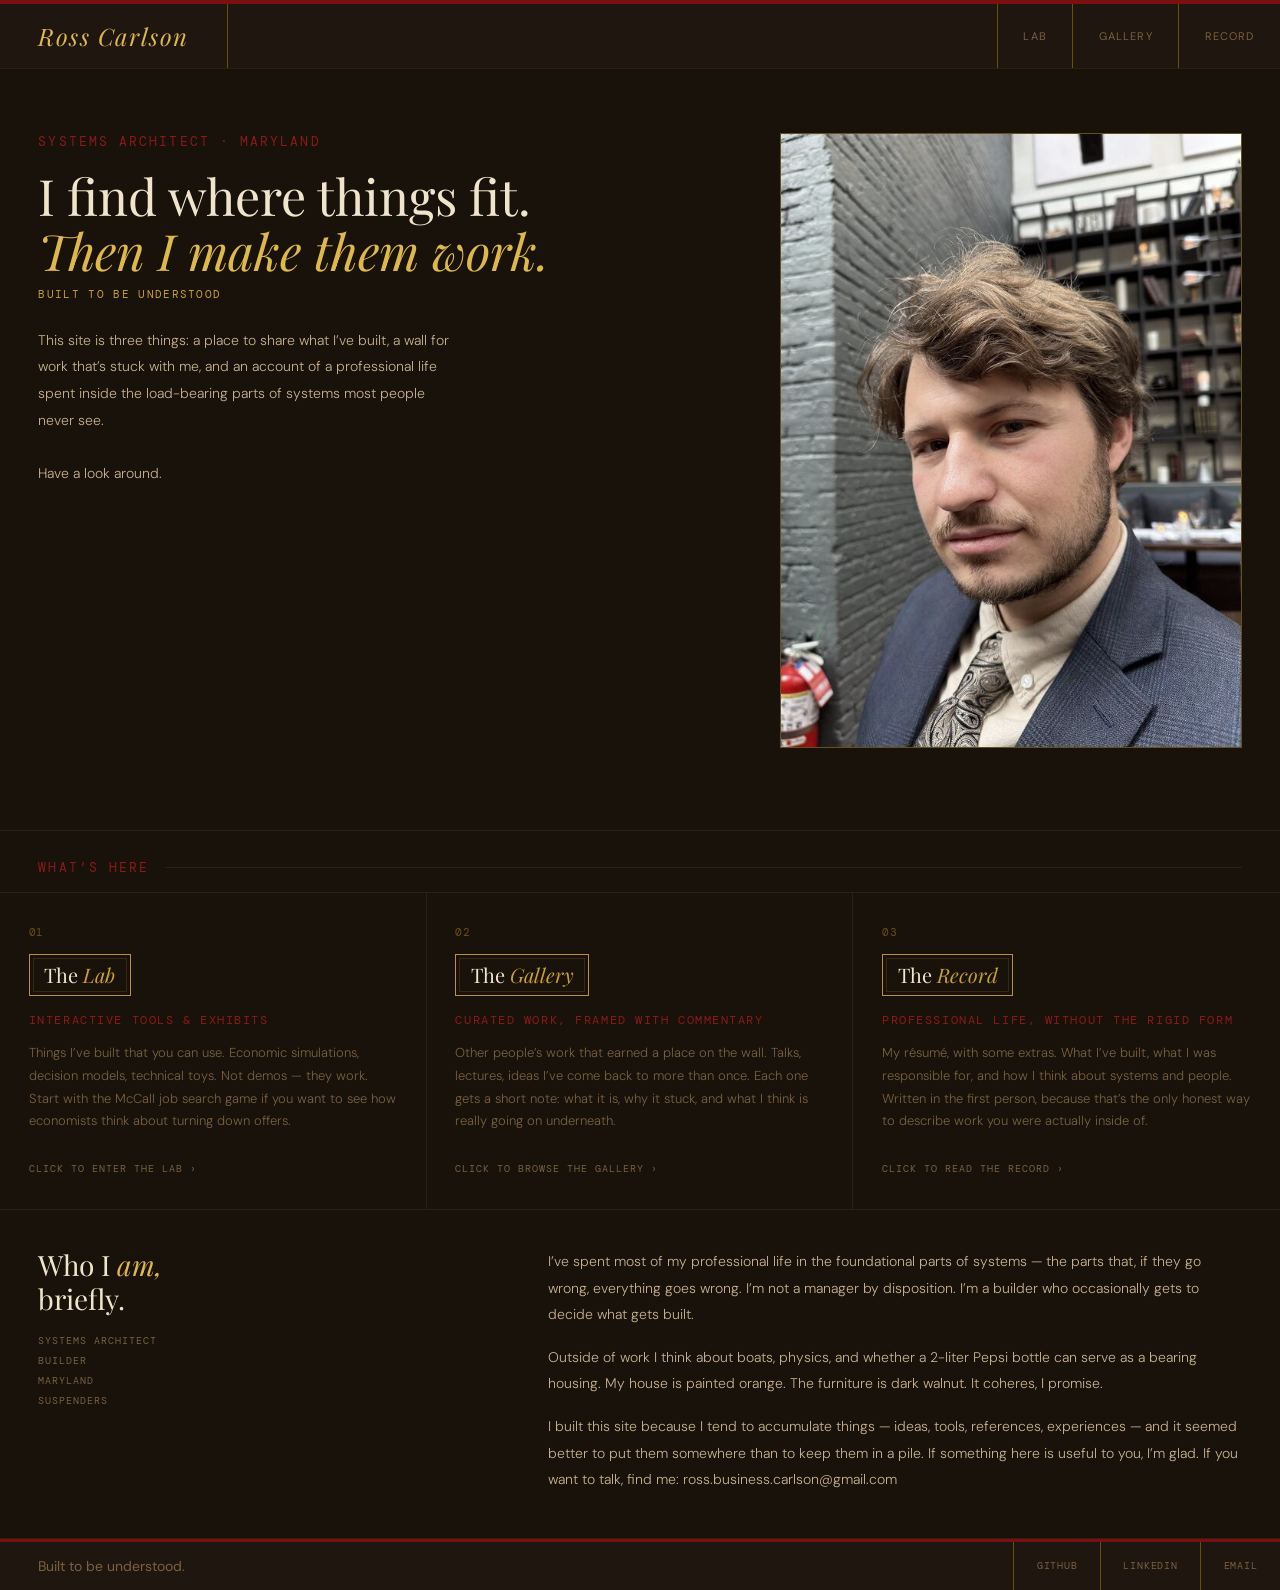
<file: index.html>
<!DOCTYPE html>
<html lang="en">
<head>
<meta charset="UTF-8">
<meta name="viewport" content="width=device-width, initial-scale=1.0">
<title>Ross Carlson</title>
<link rel="icon" href="favicon.png">
<link rel="stylesheet" href="assets/styles.css">
</head>
<body>

<div class="site">
  <div class="carpet-stripe"></div>

  <nav>
    <a class="nav-logo" href="index.html">Ross Carlson</a>
    <ul class="nav-links">
      <li><a href="lab/index.html">Lab</a></li>
      <li><a href="gallery/index.html">Gallery</a></li>
      <li><a href="record/index.html">Record</a></li>
    </ul>
  </nav>

  <div class="hero">
    <div class="hero-left">
      <div class="hero-eyebrow">Systems architect · Maryland</div>
      <div class="hero-name">
        I find where things fit.<br><em>Then I make them work.</em>
      </div>
      <div class="hero-tagline">Built to be understood</div>
      <div class="hero-bio">
        This site is three things: a place to share what I’ve built, a wall for work that’s stuck with me, and an account of a professional life spent inside the load-bearing parts of systems most people never see.
        <br><br>
        Have a look around.
      </div>
    </div>
    <div class="hero-aside">
      <img src="assets/ross.jpg" alt="Ross Carlson" class="hero-photo">
    </div>
  </div>

  <div class="divider">
    <span class="divider-label">What’s here</span>
    <div class="divider-rule"></div>
  </div>

  <div class="sections-grid">

    <a class="section-card-link" href="lab/index.html">
      <div class="section-card">
        <div class="sc-number">01</div>
        <div class="sc-frame">
          <div class="sc-title">The <em>Lab</em></div>
        </div>
        <div class="sc-subtitle">Interactive tools & exhibits</div>
        <div class="sc-desc">
          Things I’ve built that you can use. Economic simulations, decision models, technical toys. Not demos — they work. Start with the McCall job search game if you want to see how economists think about turning down offers.
        </div>
        <span class="sc-link">Click to enter the lab ›</span>
      </div>
    </a>

    <a class="section-card-link" href="gallery/index.html">
      <div class="section-card">
        <div class="sc-number">02</div>
        <div class="sc-frame">
          <div class="sc-title">The <em>Gallery</em></div>
        </div>
        <div class="sc-subtitle">Curated work, framed with commentary</div>
        <div class="sc-desc">
          Other people’s work that earned a place on the wall. Talks, lectures, ideas I’ve come back to more than once. Each one gets a short note: what it is, why it stuck, and what I think is really going on underneath.
        </div>
        <span class="sc-link">Click to browse the gallery ›</span>
      </div>
    </a>

    <a class="section-card-link" href="record/index.html">
      <div class="section-card">
        <div class="sc-number">03</div>
        <div class="sc-frame">
          <div class="sc-title">The <em>Record</em></div>
        </div>
        <div class="sc-subtitle">Professional life, without the rigid form</div>
        <div class="sc-desc">
          My résumé, with some extras. What I’ve built, what I was responsible for, and how I think about systems and people. Written in the first person, because that’s the only honest way to describe work you were actually inside of.
        </div>
        <span class="sc-link">Click to read the record ›</span>
      </div>
    </a>

  </div>

  <div class="who-strip">
    <div class="who-left">
      <div class="who-heading">Who I <em>am,</em><br>briefly.</div>
      <div class="who-meta">
        Systems architect<br>
        Builder<br>
        Maryland<br>
        Suspenders<br>
      </div>
    </div>
    <div class="who-right">
      <p>I’ve spent most of my professional life in the foundational parts of systems — the parts that, if they go wrong, everything goes wrong. I’m not a manager by disposition. I’m a builder who occasionally gets to decide what gets built.</p>
      <p>Outside of work I think about boats, physics, and whether a 2-liter Pepsi bottle can serve as a bearing housing. My house is painted orange. The furniture is dark walnut. It coheres, I promise.</p>
      <p>I built this site because I tend to accumulate things — ideas, tools, references, experiences — and it seemed better to put them somewhere than to keep them in a pile. If something here is useful to you, I’m glad. If you want to talk, find me: ross.business.carlson@gmail.com</p>
    </div>
  </div>

  <footer>
    <span class="footer-sig">Built to be understood.</span>
    <ul class="footer-links">
      <li><a href="https://github.com/FunRoss7/">GitHub</a></li>
      <li><a href="https://www.linkedin.com/in/ross-carlson-bsaae/">LinkedIn</a></li>
      <li><a href="mailto:ross.business.carlson@gmail.com">Email</a></li>

    </ul>
  </footer>
</div>

</body>
</html>
</file>
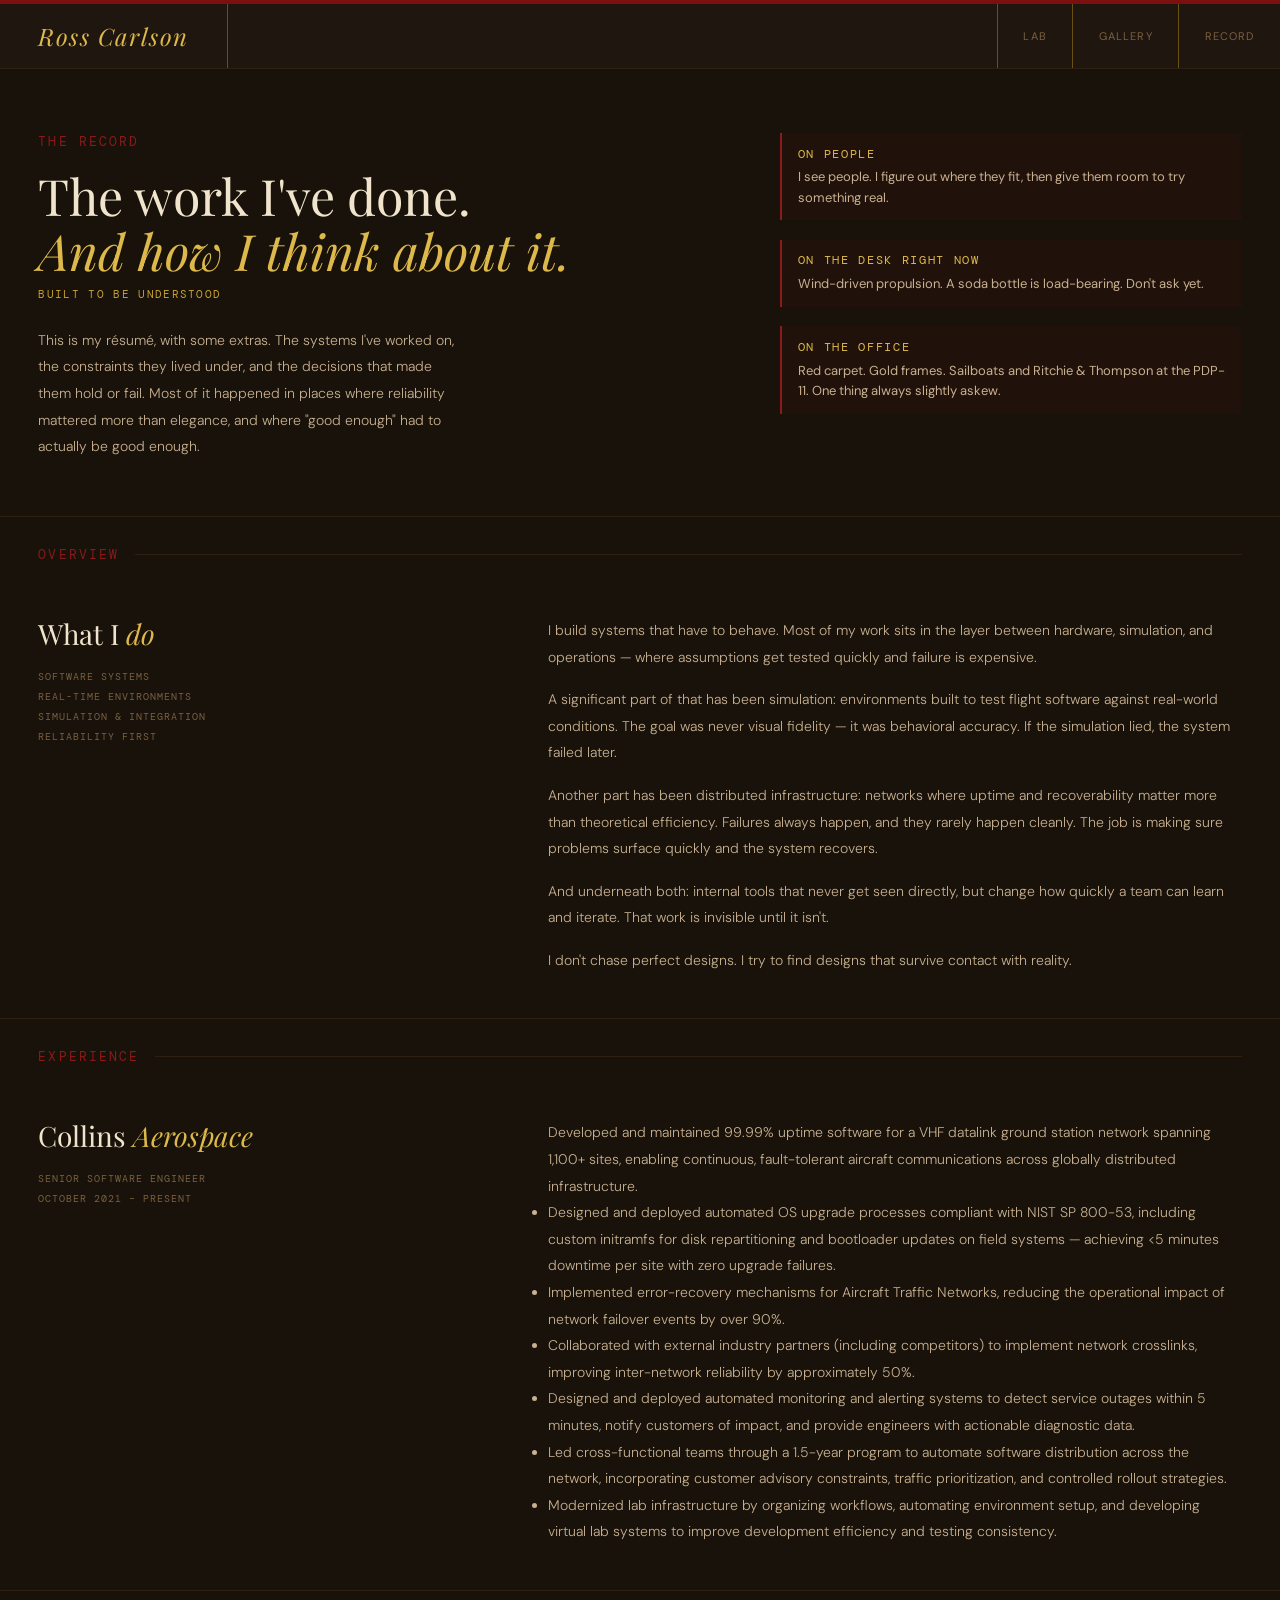
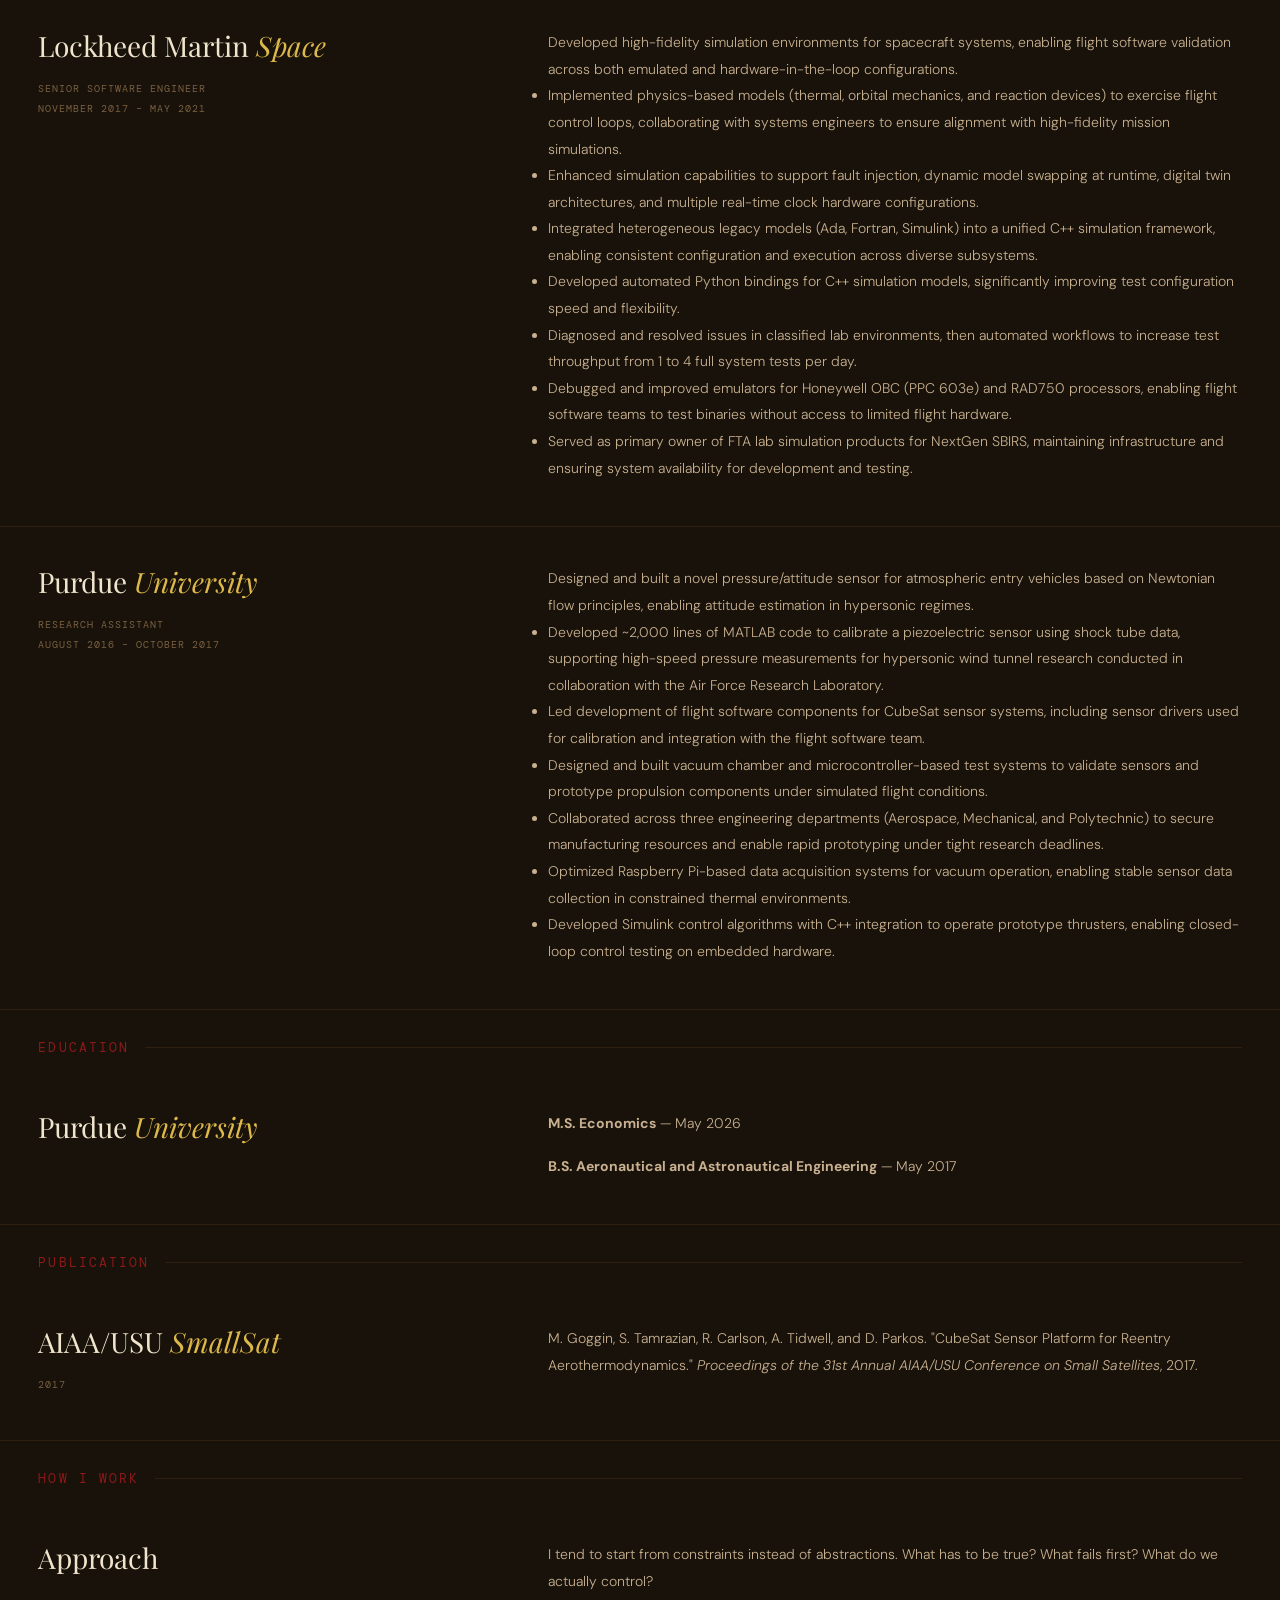
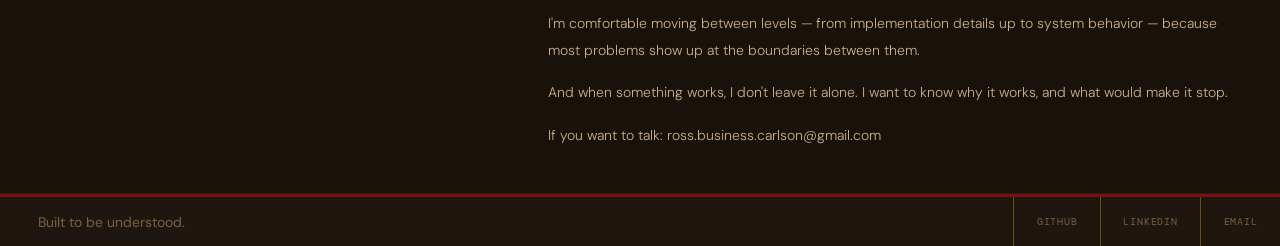
<file: record/index.html>
<!DOCTYPE html>
<html lang="en">
<head>
  <meta charset="UTF-8">
  <meta name="viewport" content="width=device-width, initial-scale=1.0">
  <link rel="icon" href="../favicon.png">
  <link rel="stylesheet" href="../assets/styles.css">
  <title>The Record — Ross Carlson</title>
</head>
<body>

<div class="site">

  <div class="carpet-stripe"></div>

  <nav>
    <a class="nav-logo" href="../index.html">Ross Carlson</a>
    <ul class="nav-links">
      <li><a href="../lab/index.html">Lab</a></li>
      <li><a href="../gallery/index.html">Gallery</a></li>
      <li><a href="./index.html">Record</a></li>
    </ul>
  </nav>

  <div class="hero">
    <div class="hero-left">
      <div class="hero-eyebrow">The Record</div>
      <div class="hero-name">
        The work I've done.<br><em>And how I think about it.</em>
      </div>
      <div class="hero-tagline">Built to be understood</div>
      <div class="hero-bio">
        This is my résumé, with some extras. The systems I've worked on, the constraints they lived under, and the decisions that made them hold or fail. Most of it happened in places where reliability mattered more than elegance, and where "good enough" had to actually be good enough.
      </div>
    </div>
    <div class="hero-aside">
      <div class="aside-note">
        <div class="aside-label">On people</div>
        <div class="aside-val">I see people. I figure out where they fit, then give them room to try something real.</div>
      </div>
      <div class="aside-note">
        <div class="aside-label">On the desk right now</div>
        <div class="aside-val">Wind-driven propulsion. A soda bottle is load-bearing. Don't ask yet.</div>
      </div>
      <div class="aside-note">
        <div class="aside-label">On the office</div>
        <div class="aside-val">Red carpet. Gold frames. Sailboats and Ritchie &amp; Thompson at the PDP-11. One thing always slightly askew.</div>
      </div>
    </div>
  </div>

  <div class="divider">
    <span class="divider-label">Overview</span>
    <div class="divider-rule"></div>
  </div>

  <div class="who-strip">
    <div class="who-left">
      <div class="who-heading">What I <em>do</em></div>
      <div class="who-meta">
        Software systems<br>
        Real-time environments<br>
        Simulation & integration<br>
        Reliability first
      </div>
    </div>
    <div class="who-right">
      <p>I build systems that have to behave. Most of my work sits in the layer between hardware, simulation, and operations — where assumptions get tested quickly and failure is expensive.</p>
      <p>A significant part of that has been simulation: environments built to test flight software against real-world conditions. The goal was never visual fidelity — it was behavioral accuracy. If the simulation lied, the system failed later.</p>
      <p>Another part has been distributed infrastructure: networks where uptime and recoverability matter more than theoretical efficiency. Failures always happen, and they rarely happen cleanly. The job is making sure problems surface quickly and the system recovers.</p>
      <p>And underneath both: internal tools that never get seen directly, but change how quickly a team can learn and iterate. That work is invisible until it isn't.</p>
      <p>I don't chase perfect designs. I try to find designs that survive contact with reality.</p>
    </div>
  </div>

  <div class="divider">
    <span class="divider-label">Experience</span>
    <div class="divider-rule"></div>
  </div>

  <div class="who-strip">
    <div class="who-left">
      <div class="who-heading">Collins <em>Aerospace</em></div>
      <div class="who-meta">
        Senior Software Engineer<br>
        October 2021 – Present
      </div>
    </div>
    <div class="who-right">
      <p>Developed and maintained 99.99% uptime software for a VHF datalink ground station network spanning 1,100+ sites, enabling continuous, fault-tolerant aircraft communications across globally distributed infrastructure.</p>
      <ul>
        <li>Designed and deployed automated OS upgrade processes compliant with NIST SP 800-53, including custom initramfs for disk repartitioning and bootloader updates on field systems — achieving &lt;5 minutes downtime per site with zero upgrade failures.</li>
        <li>Implemented error-recovery mechanisms for Aircraft Traffic Networks, reducing the operational impact of network failover events by over 90%.</li>
        <li>Collaborated with external industry partners (including competitors) to implement network crosslinks, improving inter-network reliability by approximately 50%.</li>
        <li>Designed and deployed automated monitoring and alerting systems to detect service outages within 5 minutes, notify customers of impact, and provide engineers with actionable diagnostic data.</li>
        <li>Led cross-functional teams through a 1.5-year program to automate software distribution across the network, incorporating customer advisory constraints, traffic prioritization, and controlled rollout strategies.</li>
        <li>Modernized lab infrastructure by organizing workflows, automating environment setup, and developing virtual lab systems to improve development efficiency and testing consistency.</li>
      </ul>
    </div>
  </div>

  <div class="who-strip">
    <div class="who-left">
      <div class="who-heading">Lockheed Martin <em>Space</em></div>
      <div class="who-meta">
        Senior Software Engineer<br>
        November 2017 – May 2021
      </div>
    </div>
    <div class="who-right">
      <p>Developed high-fidelity simulation environments for spacecraft systems, enabling flight software validation across both emulated and hardware-in-the-loop configurations.</p>
      <ul>
        <li>Implemented physics-based models (thermal, orbital mechanics, and reaction devices) to exercise flight control loops, collaborating with systems engineers to ensure alignment with high-fidelity mission simulations.</li>
        <li>Enhanced simulation capabilities to support fault injection, dynamic model swapping at runtime, digital twin architectures, and multiple real-time clock hardware configurations.</li>
        <li>Integrated heterogeneous legacy models (Ada, Fortran, Simulink) into a unified C++ simulation framework, enabling consistent configuration and execution across diverse subsystems.</li>
        <li>Developed automated Python bindings for C++ simulation models, significantly improving test configuration speed and flexibility.</li>
        <li>Diagnosed and resolved issues in classified lab environments, then automated workflows to increase test throughput from 1 to 4 full system tests per day.</li>
        <li>Debugged and improved emulators for Honeywell OBC (PPC 603e) and RAD750 processors, enabling flight software teams to test binaries without access to limited flight hardware.</li>
        <li>Served as primary owner of FTA lab simulation products for NextGen SBIRS, maintaining infrastructure and ensuring system availability for development and testing.</li>
      </ul>
    </div>
  </div>

  <div class="who-strip">
    <div class="who-left">
      <div class="who-heading">Purdue <em>University</em></div>
      <div class="who-meta">
        Research Assistant<br>
        August 2016 – October 2017
      </div>
    </div>
    <div class="who-right">
      <p>Designed and built a novel pressure/attitude sensor for atmospheric entry vehicles based on Newtonian flow principles, enabling attitude estimation in hypersonic regimes.</p>
      <ul>
        <li>Developed ~2,000 lines of MATLAB code to calibrate a piezoelectric sensor using shock tube data, supporting high-speed pressure measurements for hypersonic wind tunnel research conducted in collaboration with the Air Force Research Laboratory.</li>
        <li>Led development of flight software components for CubeSat sensor systems, including sensor drivers used for calibration and integration with the flight software team.</li>
        <li>Designed and built vacuum chamber and microcontroller-based test systems to validate sensors and prototype propulsion components under simulated flight conditions.</li>
        <li>Collaborated across three engineering departments (Aerospace, Mechanical, and Polytechnic) to secure manufacturing resources and enable rapid prototyping under tight research deadlines.</li>
        <li>Optimized Raspberry Pi-based data acquisition systems for vacuum operation, enabling stable sensor data collection in constrained thermal environments.</li>
        <li>Developed Simulink control algorithms with C++ integration to operate prototype thrusters, enabling closed-loop control testing on embedded hardware.</li>
      </ul>
    </div>
  </div>

  <div class="divider">
    <span class="divider-label">Education</span>
    <div class="divider-rule"></div>
  </div>

  <div class="who-strip">
    <div class="who-left">
      <div class="who-heading">Purdue <em>University</em></div>
    </div>
    <div class="who-right">
      <p><strong>M.S. Economics</strong> — May 2026</p>
      <p><strong>B.S. Aeronautical and Astronautical Engineering</strong> — May 2017</p>
    </div>
  </div>

  <div class="divider">
    <span class="divider-label">Publication</span>
    <div class="divider-rule"></div>
  </div>

  <div class="who-strip">
    <div class="who-left">
      <div class="who-heading">AIAA/USU <em>SmallSat</em></div>
      <div class="who-meta">2017</div>
    </div>
    <div class="who-right">
      <p>M. Goggin, S. Tamrazian, R. Carlson, A. Tidwell, and D. Parkos. "CubeSat Sensor Platform for Reentry Aerothermodynamics." <em>Proceedings of the 31st Annual AIAA/USU Conference on Small Satellites</em>, 2017.</p>
    </div>
  </div>

  <div class="divider">
    <span class="divider-label">How I work</span>
    <div class="divider-rule"></div>
  </div>

  <div class="who-strip">
    <div class="who-left">
      <div class="who-heading">Approach</div>
    </div>
    <div class="who-right">
      <p>I tend to start from constraints instead of abstractions. What has to be true? What fails first? What do we actually control?</p>
      <p>I'm comfortable moving between levels — from implementation details up to system behavior — because most problems show up at the boundaries between them.</p>
      <p>And when something works, I don't leave it alone. I want to know why it works, and what would make it stop.</p>
      <p>If you want to talk: ross.business.carlson@gmail.com</p>
    </div>
  </div>

  <footer>
    <span class="footer-sig">Built to be understood.</span>
    <ul class="footer-links">
      <li><a href="https://github.com/FunRoss7/">GitHub</a></li>
      <li><a href="https://www.linkedin.com/in/ross-carlson-bsaae/">LinkedIn</a></li>
      <li><a href="mailto:ross.business.carlson@gmail.com">Email</a></li>
    </ul>
  </footer>

</div>

</body>
</html>
</file>
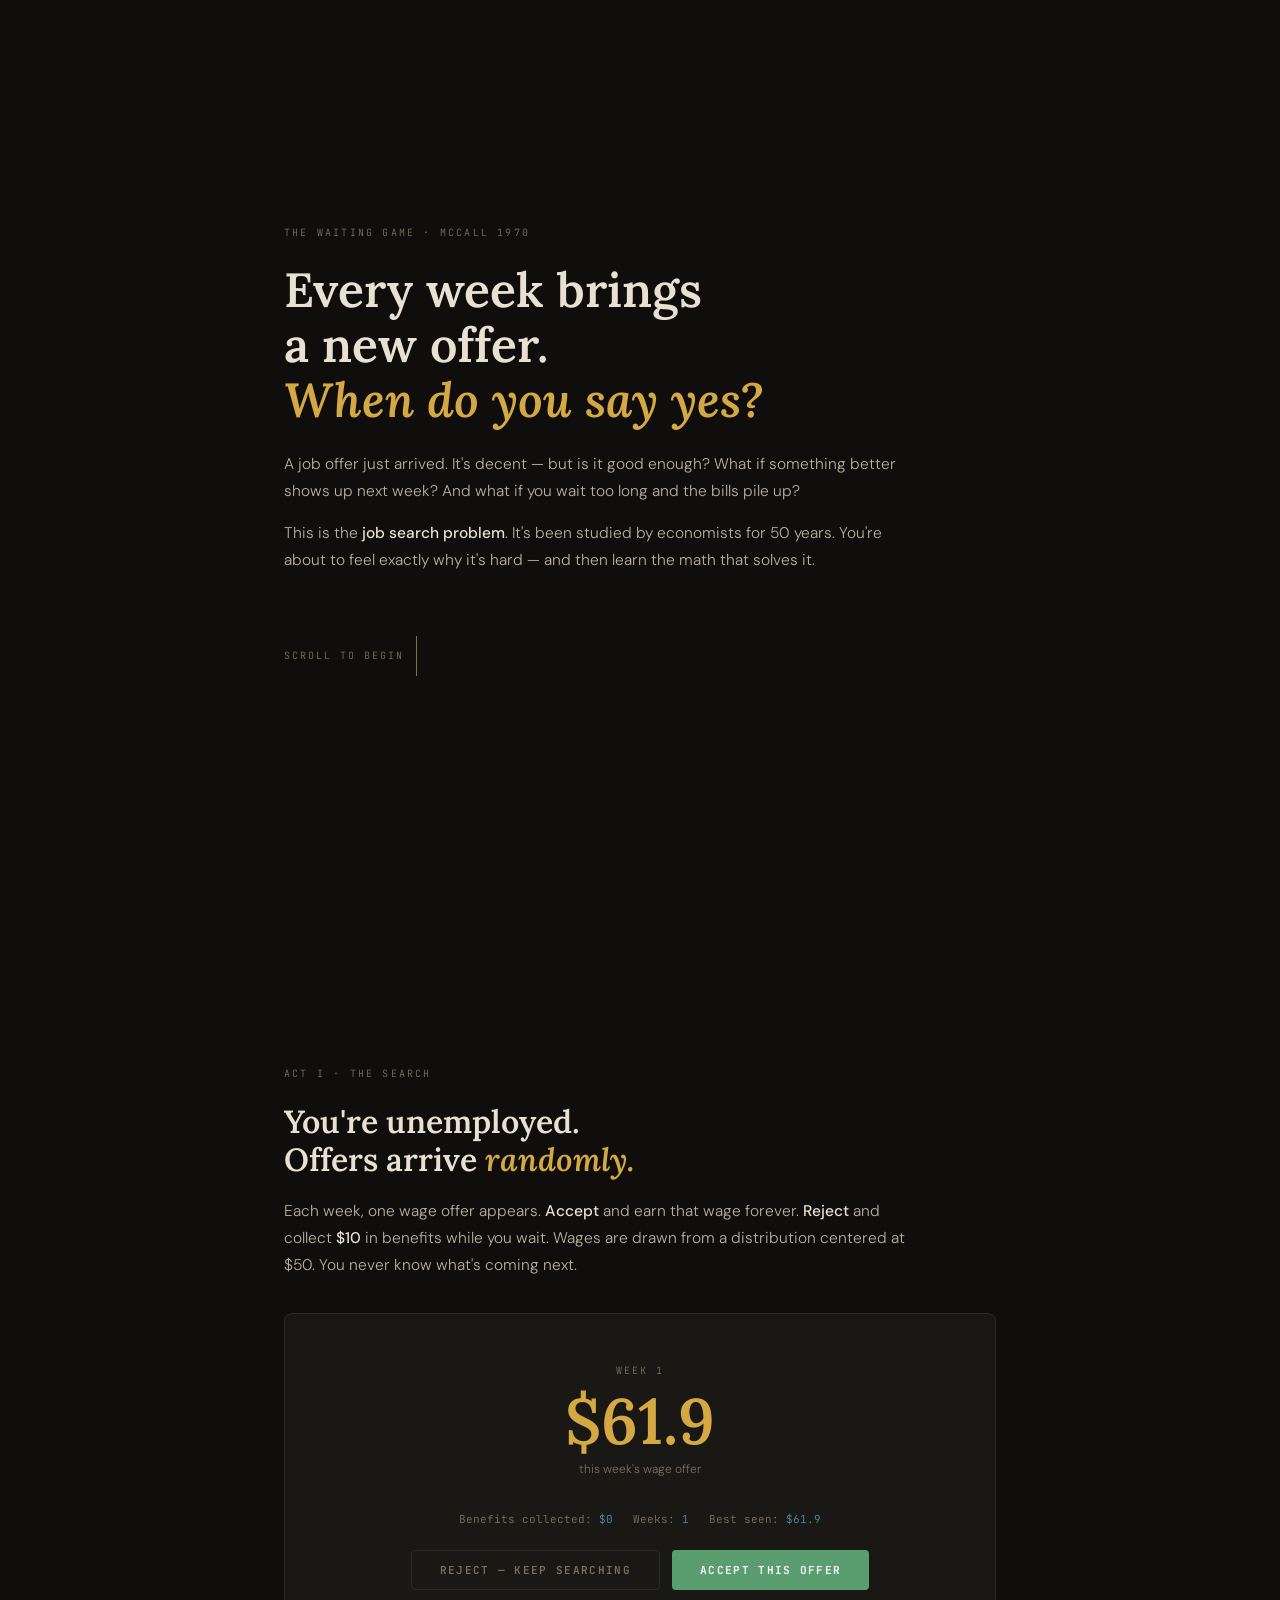
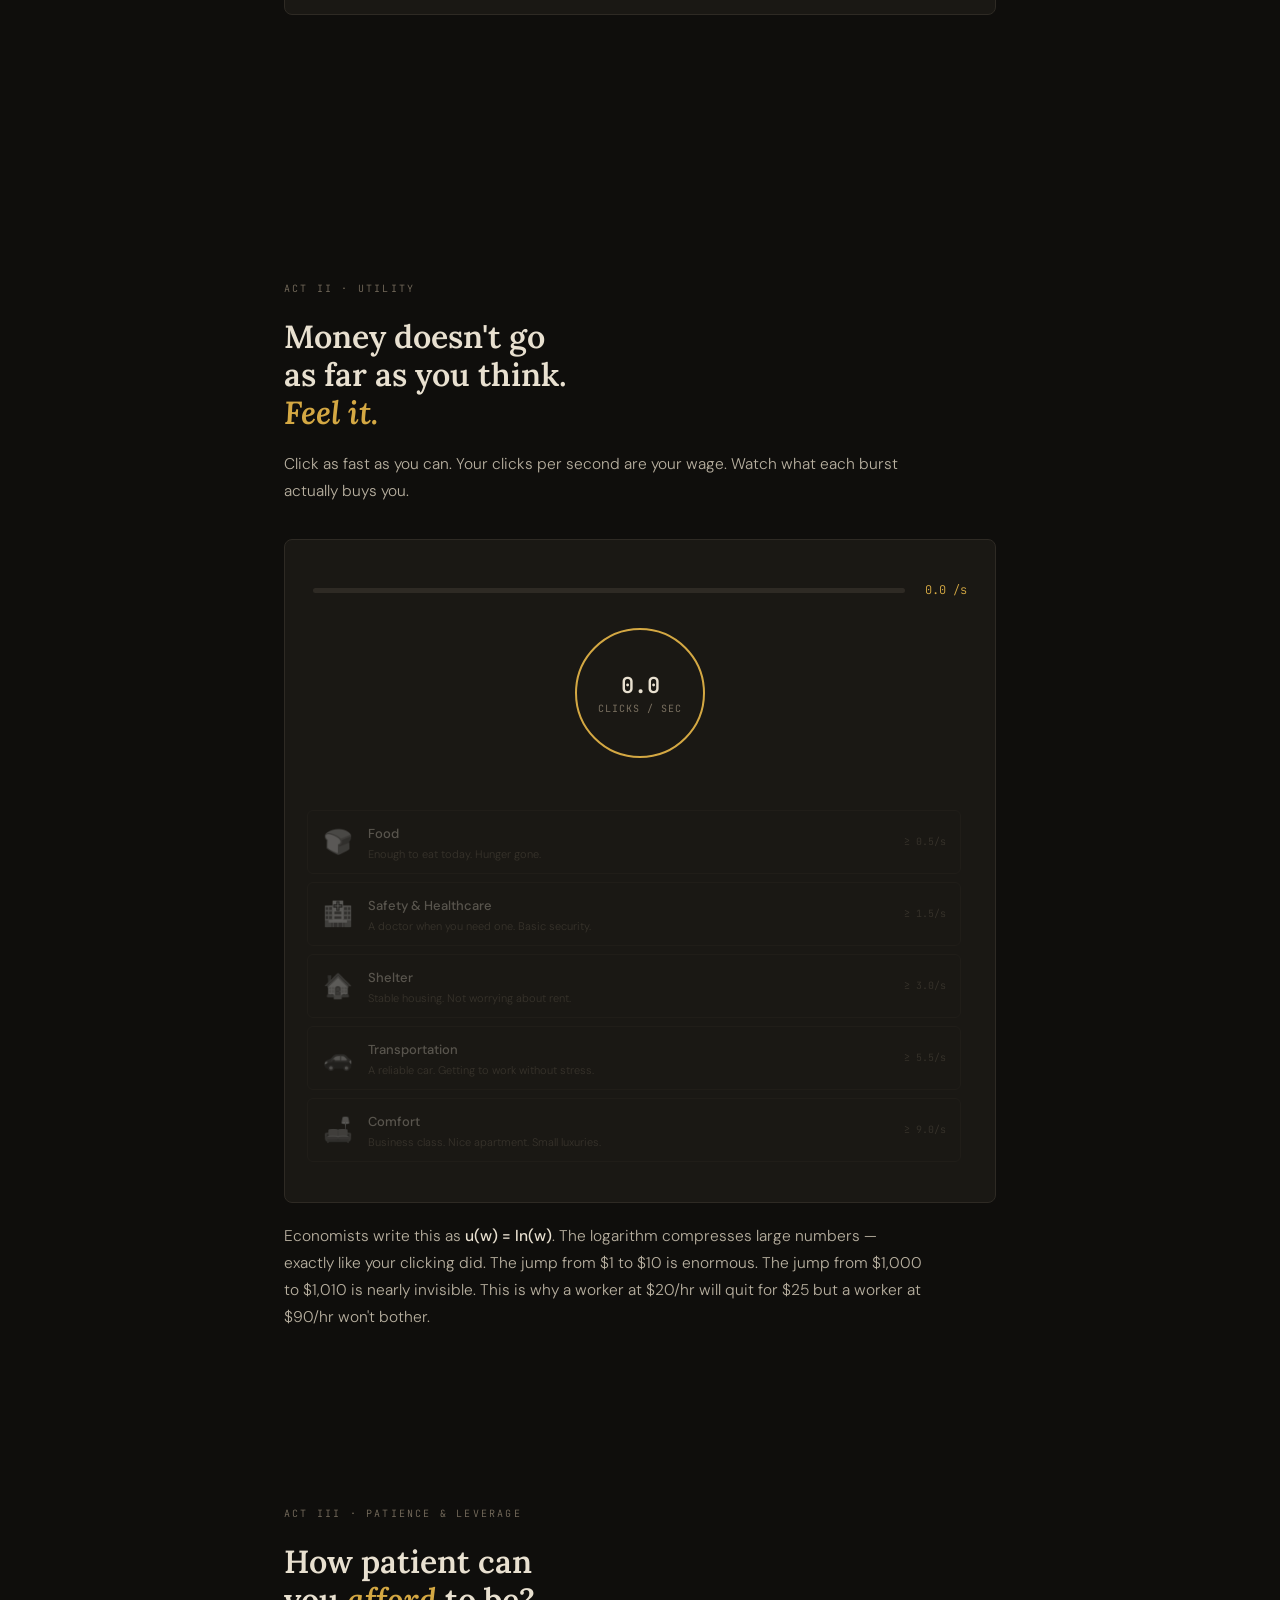
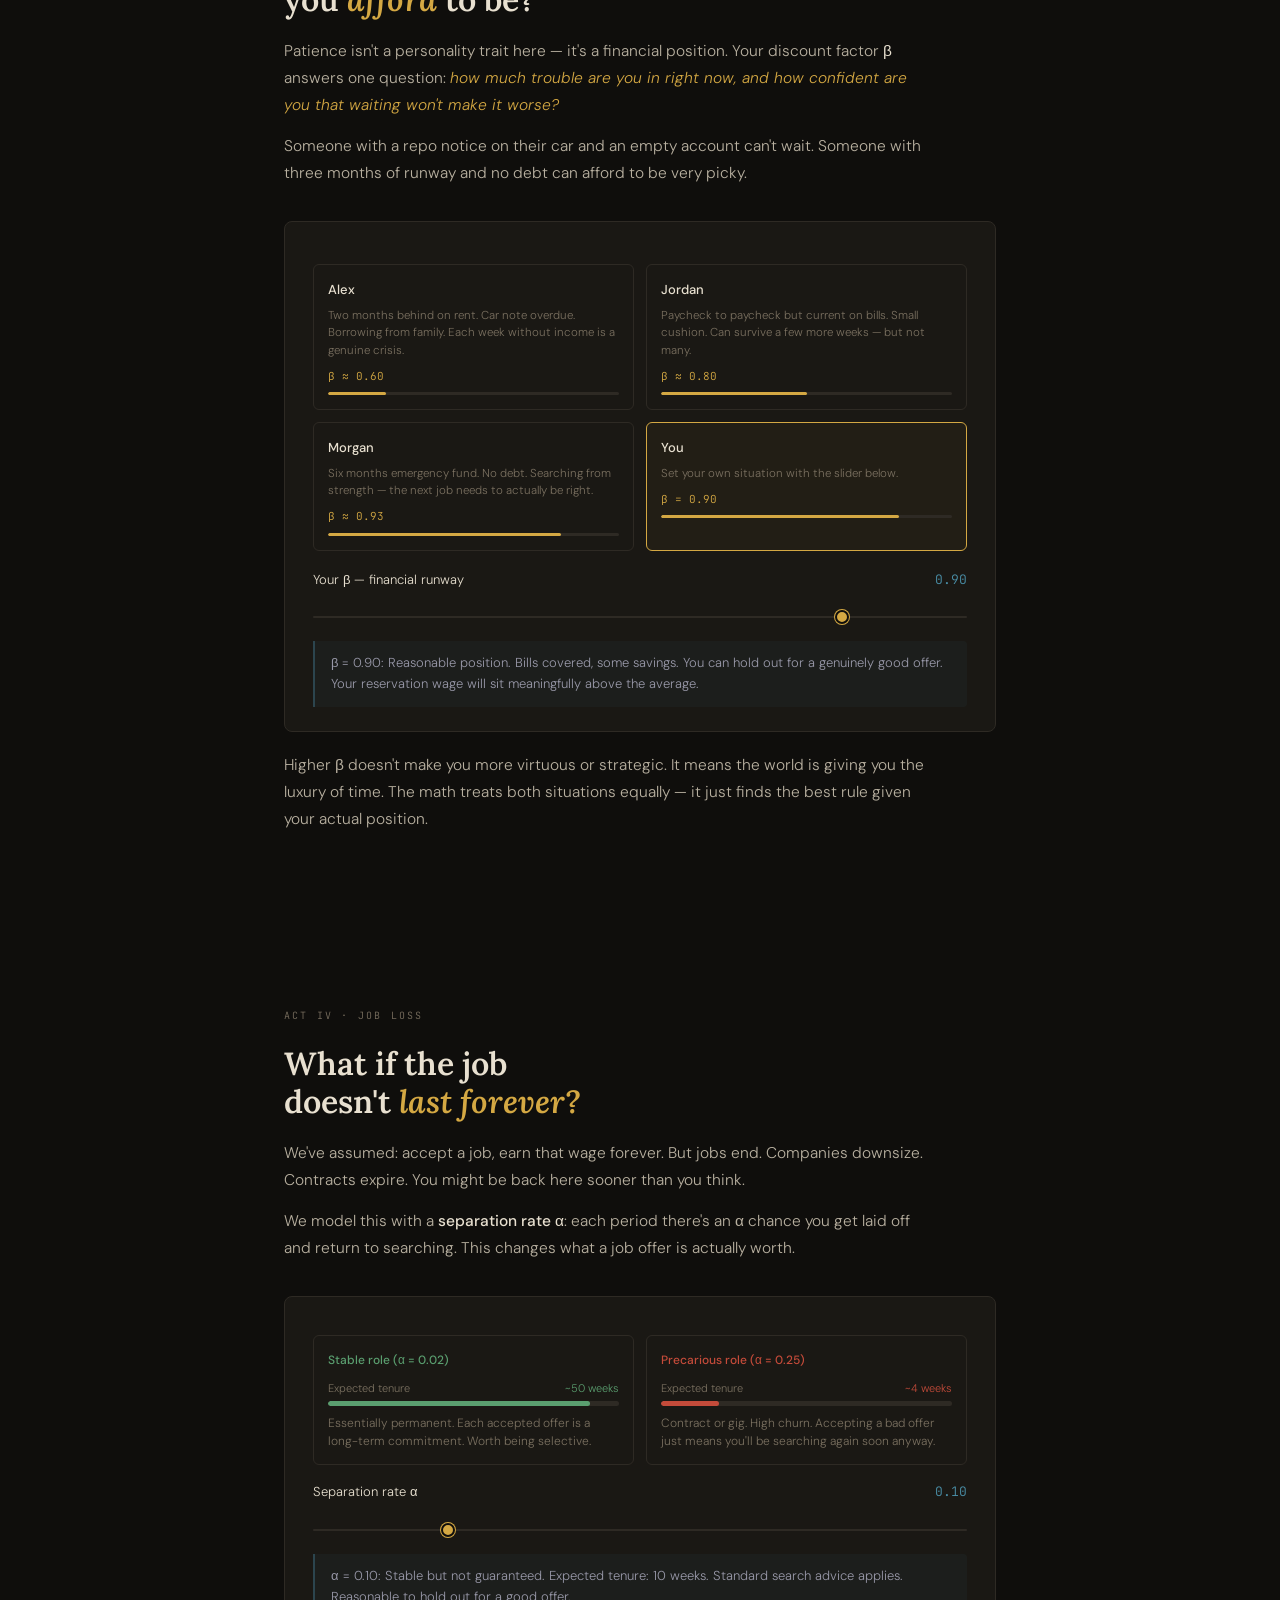
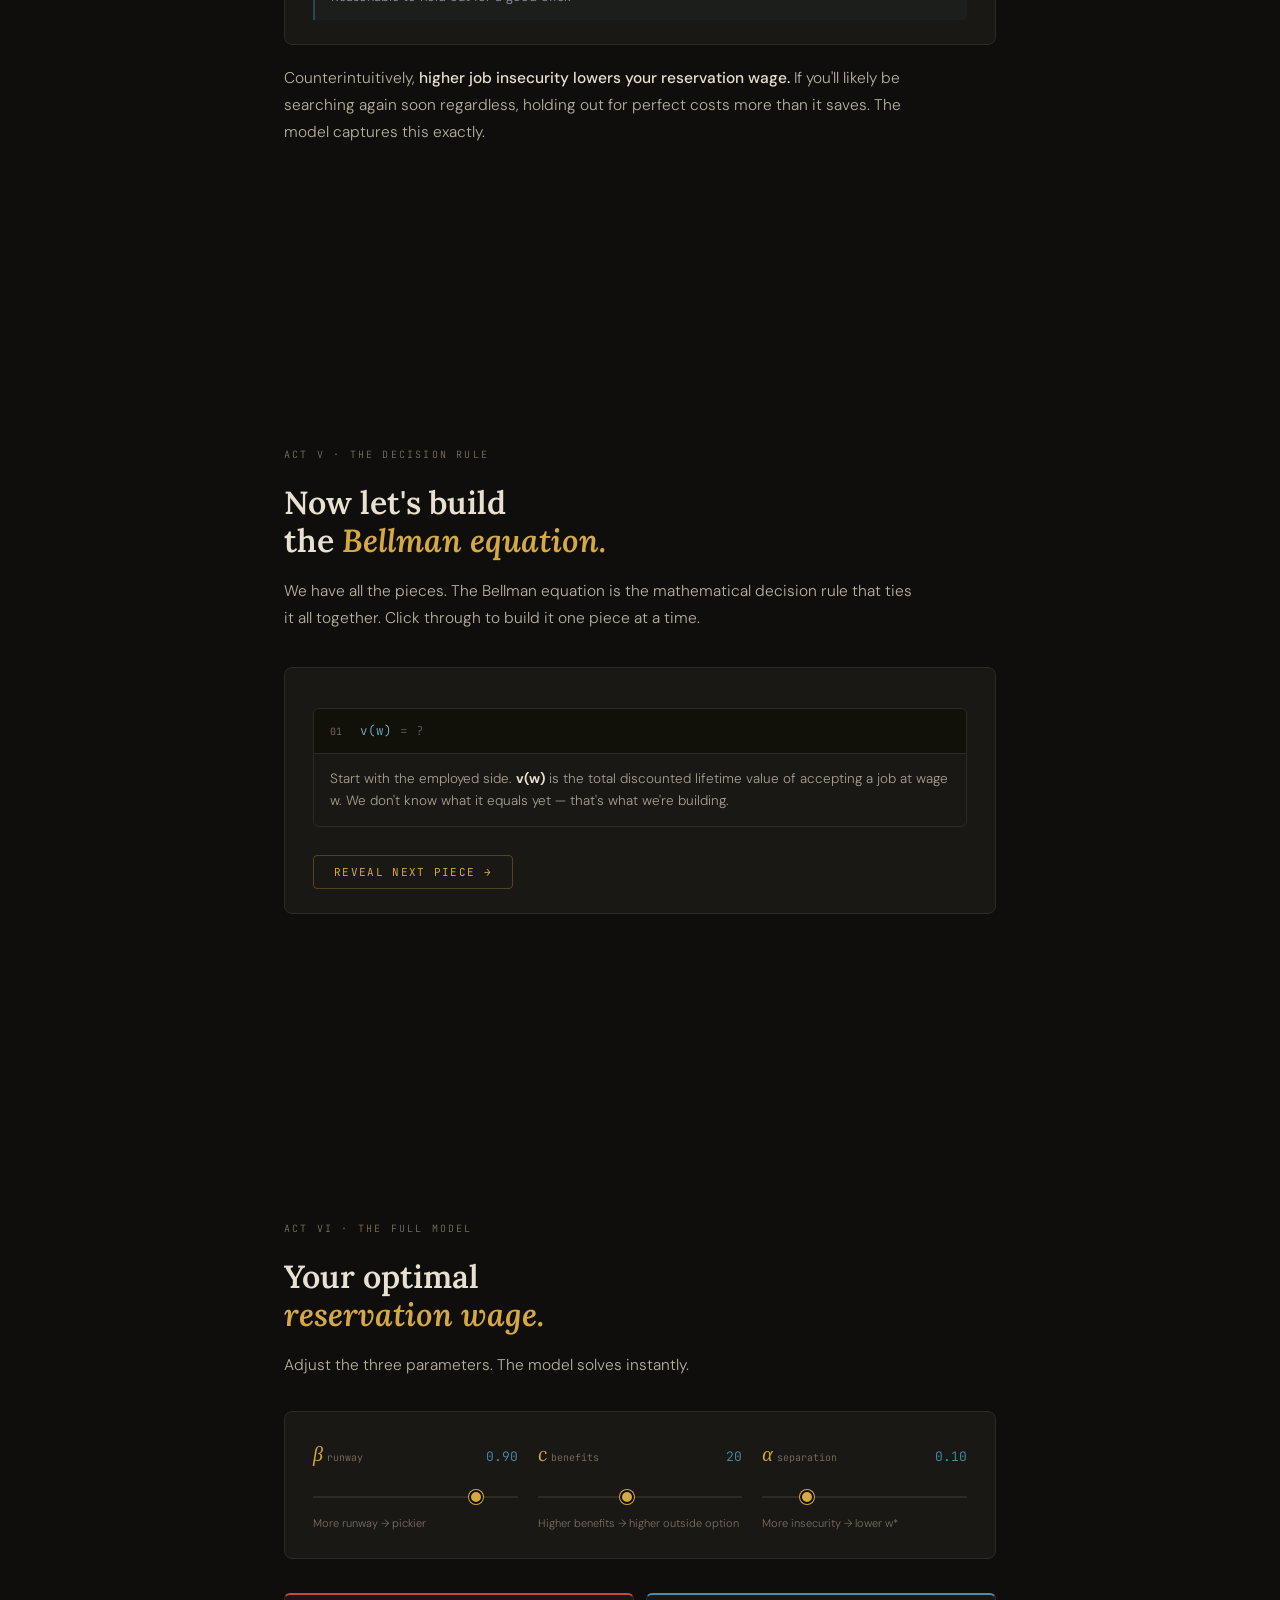
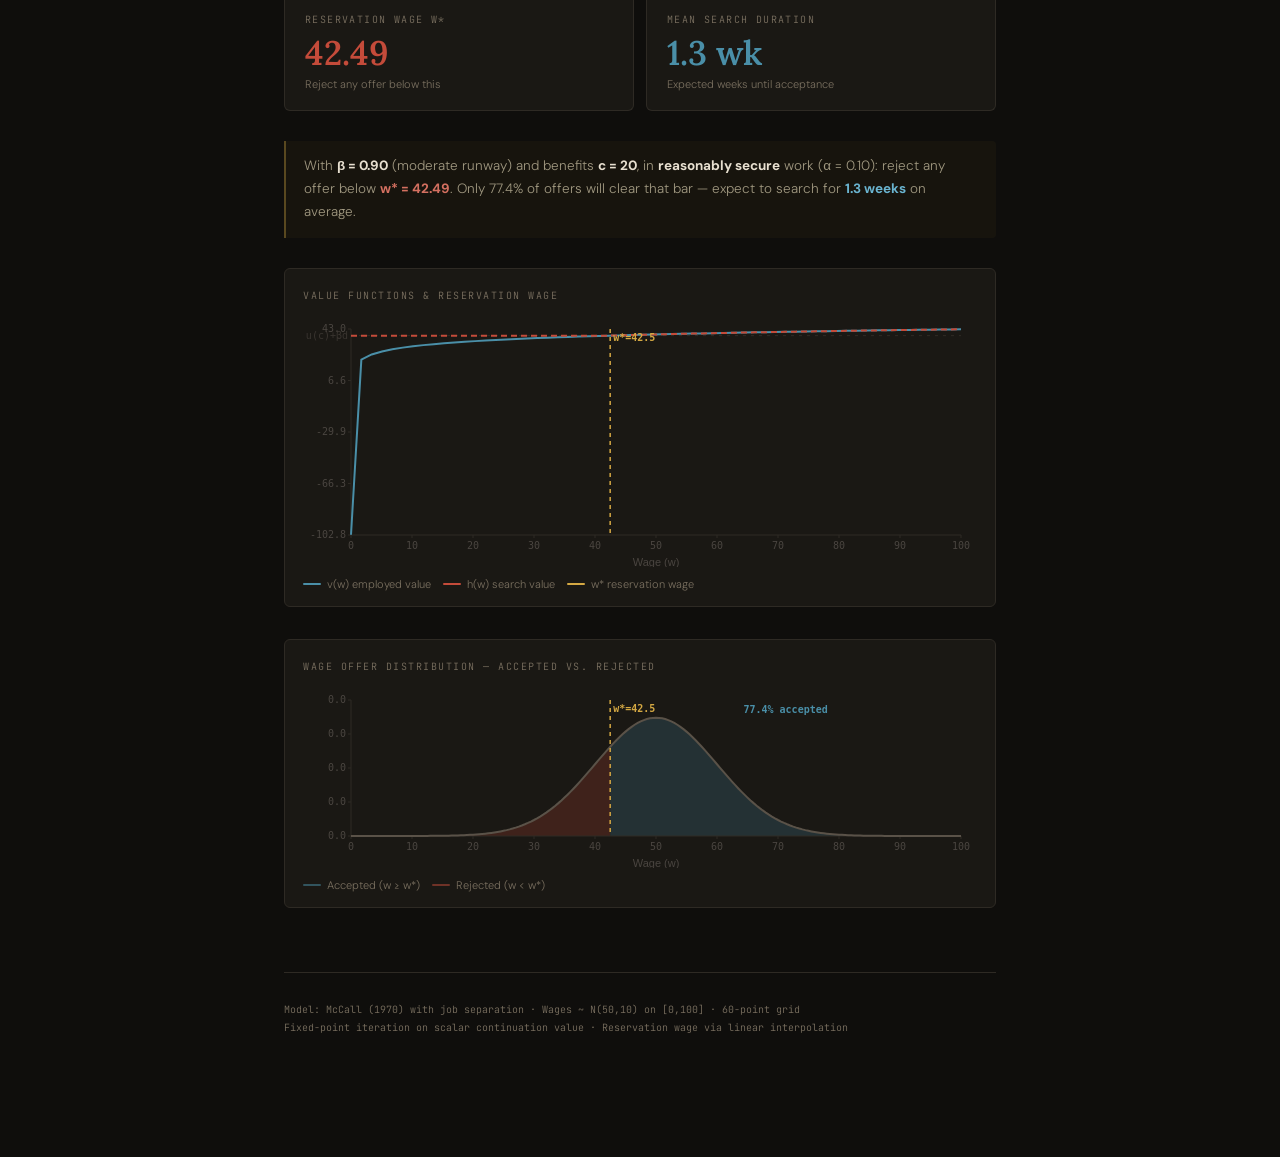
<file: mccall_game.html>
<!DOCTYPE html>
<html lang="en">
<head>
<meta charset="UTF-8">
<meta name="viewport" content="width=device-width, initial-scale=1.0">
<title>The Waiting Game — McCall Job Search</title>
<style>
@import url('https://fonts.googleapis.com/css2?family=Lora:ital,wght@0,400;0,600;1,400&family=JetBrains+Mono:wght@400;600&family=DM+Sans:wght@300;400;500&display=swap');

:root {
  --bg:     #0f0e0c;
  --paper:  #1a1814;
  --ink:    #e8e0d0;
  --muted:  #7a7060;
  --rule:   #2e2a24;
  --gold:   #d4a843;
  --red:    #c44b3a;
  --blue:   #4a8fa8;
  --green:  #5a9e6f;
}

* { box-sizing: border-box; margin: 0; padding: 0; }
html { scroll-behavior: smooth; }
body {
  background: var(--bg);
  color: var(--ink);
  font-family: 'DM Sans', sans-serif;
  font-weight: 300;
  line-height: 1.75;
  overflow-x: hidden;
}

.act {
  min-height: 100vh;
  display: flex;
  flex-direction: column;
  justify-content: center;
  padding: 80px 24px;
  max-width: 760px;
  margin: 0 auto;
}

.act-label {
  font-family: 'JetBrains Mono', monospace;
  font-size: 10px;
  letter-spacing: 0.22em;
  text-transform: uppercase;
  color: var(--muted);
  margin-bottom: 20px;
}

h1 {
  font-family: 'Lora', serif;
  font-size: clamp(28px, 5.5vw, 48px);
  font-weight: 600;
  line-height: 1.15;
  margin-bottom: 24px;
  color: var(--ink);
}
h1 em { color: var(--gold); font-style: italic; }
h2 {
  font-family: 'Lora', serif;
  font-size: clamp(20px, 3.8vw, 32px);
  font-weight: 600;
  line-height: 1.2;
  margin-bottom: 18px;
  color: var(--ink);
}
h2 em { color: var(--gold); font-style: italic; }

p { font-size: 15.5px; color: #b8b0a0; margin-bottom: 14px; max-width: 640px; }
p strong { color: var(--ink); font-weight: 500; }
p em { color: var(--gold); font-style: italic; }

.divider { width: 40px; height: 2px; background: var(--gold); opacity: 0.4; margin: 32px 0; }

.card {
  background: var(--paper);
  border: 1px solid var(--rule);
  border-radius: 8px;
  padding: 24px 28px;
  margin: 20px 0;
}

/* HERO */
.hero {
  min-height: 100vh;
  display: flex; flex-direction: column; justify-content: center;
  max-width: 760px; margin: 0 auto; padding: 80px 24px;
}
.scroll-hint {
  font-family: 'JetBrains Mono', monospace;
  font-size: 10px; letter-spacing: 0.2em; text-transform: uppercase;
  color: var(--muted); margin-top: 48px;
  display: flex; align-items: center; gap: 12px;
}
.scroll-hint::after {
  content: ''; display: block; width: 1px; height: 40px;
  background: var(--muted);
  animation: pulse 2s ease-in-out infinite;
}
@keyframes pulse { 0%,100%{opacity:.3} 50%{opacity:.8} }

/* ACT 1 */
.offer-display { text-align: center; padding: 24px 0 16px; }
.offer-week {
  font-family: 'JetBrains Mono', monospace;
  font-size: 10px; letter-spacing: 0.2em; text-transform: uppercase;
  color: var(--muted); margin-bottom: 10px;
}
.offer-number {
  font-family: 'Lora', serif; font-size: 64px; font-weight: 600;
  color: var(--gold); line-height: 1; margin-bottom: 6px;
}
.offer-number.pop { animation: offerPop 0.35s cubic-bezier(.34,1.56,.64,1); }
@keyframes offerPop { 0%{transform:scale(.7);opacity:.3} 100%{transform:scale(1);opacity:1} }
.offer-sub { font-size: 12px; color: var(--muted); }

.decision-btns { display: flex; gap: 12px; justify-content: center; margin-top: 20px; }
.btn {
  font-family: 'JetBrains Mono', monospace;
  font-size: 11px; letter-spacing: 0.12em; text-transform: uppercase;
  border: none; border-radius: 4px; padding: 12px 28px;
  cursor: pointer; transition: all 0.15s; font-weight: 600;
}
.btn-accept { background: var(--green); color: #fff; }
.btn-accept:hover { background: #6dba85; transform: translateY(-1px); }
.btn-reject { background: transparent; border: 1px solid var(--rule); color: var(--muted); }
.btn-reject:hover { border-color: var(--red); color: var(--red); }
.btn:disabled { opacity: 0.3; cursor: default; transform: none !important; }

.benefits-row {
  display: flex; gap: 20px; justify-content: center;
  margin-top: 14px; flex-wrap: wrap;
}
.bstat { font-family: 'JetBrains Mono', monospace; font-size: 11px; color: var(--muted); }
.bstat span { color: var(--blue); }

/* offer table */
.table-wrap { overflow-x: auto; margin-top: 16px; border-radius: 6px; border: 1px solid var(--rule); }
table { border-collapse: collapse; font-family: 'JetBrains Mono', monospace; font-size: 11px; min-width: 100%; }
th {
  background: #111009; color: var(--muted); padding: 7px 9px;
  text-align: center; border-bottom: 1px solid var(--rule);
  font-weight: 400; letter-spacing: 0.05em; white-space: nowrap;
}
th.row-label { text-align: left; min-width: 80px; }
td {
  padding: 5px 9px; text-align: center;
  border-bottom: 1px solid rgba(46,42,36,0.5);
  color: #4a4540; white-space: nowrap;
}
td.row-label { text-align: left; color: var(--muted); }
td.sub-row { color: #38342e; font-size: 10px; }
td.cell-best { background: rgba(212,168,67,0.14) !important; color: var(--gold) !important; }
td.cell-user { background: rgba(90,158,111,0.14) !important; color: var(--green) !important; }
td.cell-user-best {
  background: rgba(212,168,67,0.22) !important; color: var(--gold) !important;
  outline: 2px solid var(--gold); outline-offset: -2px;
}
tr:hover td { background: rgba(255,255,255,0.012); }

.table-legend { display: flex; gap: 16px; margin-top: 10px; flex-wrap: wrap; }
.tleg { display: flex; align-items: center; gap: 6px; font-size: 11px; color: var(--muted); font-family: 'JetBrains Mono', monospace; }
.tleg-sw { width: 12px; height: 12px; border-radius: 2px; }

.reveal-stats { display: grid; grid-template-columns: repeat(3,1fr); gap: 12px; margin-top: 20px; }
.rstat { background: rgba(255,255,255,0.02); border: 1px solid var(--rule); border-radius: 6px; padding: 14px; text-align: center; }
.rstat-val { font-family: 'Lora', serif; font-size: 24px; font-weight: 600; margin-bottom: 4px; }
.rstat-lbl { font-size: 11px; color: var(--muted); line-height: 1.3; }
.rstat.good .rstat-val { color: var(--green); }
.rstat.bad  .rstat-val { color: var(--red); }
.rstat.neutral .rstat-val { color: var(--gold); }

.reveal-narrative {
  margin-top: 16px; padding: 14px 18px;
  background: rgba(212,168,67,0.05);
  border-left: 2px solid rgba(212,168,67,0.35);
  border-radius: 0 4px 4px 0;
  font-size: 13.5px; color: #a09880; line-height: 1.65;
}
.reveal-narrative strong { color: var(--ink); }

/* ACT 2 CLICKER */
.clicker-arena { text-align: center; padding: 16px 0; }
.click-btn {
  width: 130px; height: 130px; border-radius: 50%;
  border: 2px solid var(--gold); background: transparent;
  cursor: pointer; display: flex; flex-direction: column;
  align-items: center; justify-content: center;
  margin: 0 auto 20px; transition: all 0.1s;
  user-select: none; -webkit-user-select: none;
}
.click-btn:active { transform: scale(0.91); background: rgba(212,168,67,0.08); }
.click-cps-big {
  font-family: 'JetBrains Mono', monospace;
  font-size: 22px; font-weight: 600; color: var(--ink); display: block;
}
.click-sub {
  font-family: 'JetBrains Mono', monospace; font-size: 10px;
  letter-spacing: 0.1em; text-transform: uppercase; color: var(--muted); display: block; margin-top: 2px;
}
.cps-meter { display: flex; align-items: center; gap: 10px; margin-bottom: 6px; }
.cps-bar-track { flex: 1; height: 5px; background: var(--rule); border-radius: 3px; overflow: hidden; }
.cps-bar-fill {
  height: 100%; border-radius: 3px;
  background: linear-gradient(90deg, var(--green), var(--gold), var(--red));
  transition: width 0.25s ease;
}
.cps-val { font-family: 'JetBrains Mono', monospace; font-size: 12px; color: var(--gold); min-width: 52px; text-align: right; }
.exhaustion { font-size: 12px; color: var(--red); font-style: italic; min-height: 16px; opacity: 0; transition: opacity 0.3s; }
.exhaustion.show { opacity: 1; }
.needs-ladder { display: flex; flex-direction: column; gap: 8px; margin: 16px 0; }
.need-row {
  display: flex; align-items: center; gap: 14px;
  padding: 10px 14px; border-radius: 6px; border: 1px solid var(--rule);
  opacity: 0.3; transform: translateX(-6px); transition: all 0.35s ease;
}
.need-row.unlocked { opacity: 1; transform: translateX(0); border-color: var(--green); background: rgba(90,158,111,0.06); }
.need-icon { font-size: 24px; filter: grayscale(1); transition: filter 0.35s; width: 32px; text-align: center; flex-shrink: 0; }
.need-row.unlocked .need-icon { filter: grayscale(0); }
.need-body { flex: 1; }
.need-name { font-size: 13px; font-weight: 500; color: var(--ink); margin-bottom: 1px; }
.need-desc { font-size: 11px; color: var(--muted); line-height: 1.3; }
.need-thresh { font-family: 'JetBrains Mono', monospace; font-size: 10px; color: var(--muted); flex-shrink: 0; }
.need-row.unlocked .need-thresh { color: var(--green); }

/* ACT 3 LEVERAGE */
.persona-cards { display: grid; grid-template-columns: 1fr 1fr; gap: 12px; margin: 18px 0; }
.persona { border: 1px solid var(--rule); border-radius: 6px; padding: 14px; cursor: pointer; transition: all 0.25s; }
.persona:hover { border-color: rgba(212,168,67,0.3); }
.persona.active { border-color: var(--gold); background: rgba(212,168,67,0.04); }
.persona-name { font-size: 13px; font-weight: 500; color: var(--ink); margin-bottom: 5px; }
.persona-story { font-size: 11.5px; color: var(--muted); line-height: 1.5; margin-bottom: 8px; }
.persona-beta { font-family: 'JetBrains Mono', monospace; font-size: 11px; color: var(--gold); }
.persona-meter { height: 3px; background: var(--rule); border-radius: 2px; margin-top: 6px; overflow: hidden; }
.persona-meter-fill { height: 100%; border-radius: 2px; background: var(--gold); transition: width 0.5s; }

input[type=range] {
  -webkit-appearance: none; width: 100%; height: 2px;
  background: var(--rule); border-radius: 2px; outline: none; cursor: pointer;
}
input[type=range]::-webkit-slider-thumb {
  -webkit-appearance: none; width: 14px; height: 14px; border-radius: 50%;
  background: var(--gold); border: 2px solid var(--bg);
  box-shadow: 0 0 0 1px var(--gold); transition: transform 0.15s;
}
input[type=range]::-webkit-slider-thumb:hover { transform: scale(1.3); }

.lev-slider-wrap { margin-bottom: 14px; }
.lev-label { display: flex; justify-content: space-between; margin-bottom: 8px; font-size: 13px; }
.lev-label .lname { color: var(--ink); }
.lev-label .lval { font-family: 'JetBrains Mono', monospace; color: var(--blue); }
.lev-prose {
  padding: 12px 16px;
  background: rgba(74,143,168,0.06);
  border-left: 2px solid rgba(74,143,168,0.35);
  border-radius: 0 4px 4px 0;
  font-size: 13px; color: #9898a8; line-height: 1.6; margin-top: 12px;
}
.lev-prose strong { color: var(--ink); }

/* ACT 4 SEPARATION */
.sep-scenario { display: grid; grid-template-columns: 1fr 1fr; gap: 12px; margin: 14px 0; }
.sep-card { border: 1px solid var(--rule); border-radius: 6px; padding: 14px; }
.sep-card-title { font-size: 12px; font-weight: 500; margin-bottom: 8px; }
.sep-bar-label { font-size: 11px; color: var(--muted); margin-bottom: 3px; display: flex; justify-content: space-between; }
.sep-bar-track { height: 5px; background: var(--rule); border-radius: 3px; overflow: hidden; margin-bottom: 8px; }
.sep-bar-fill { height: 100%; border-radius: 3px; }

/* ACT 5 BELLMAN */
.bellman-steps { display: flex; flex-direction: column; gap: 16px; margin: 16px 0; }
.bell-step {
  border: 1px solid var(--rule); border-radius: 6px; overflow: hidden;
  opacity: 0; transform: translateY(12px); transition: all 0.4s ease;
}
.bell-step.show { opacity: 1; transform: translateY(0); }
.bell-step-header {
  background: #111009; padding: 12px 16px;
  display: flex; align-items: flex-start; gap: 12px;
  border-bottom: 1px solid var(--rule);
}
.bell-num {
  font-family: 'JetBrains Mono', monospace; font-size: 10px;
  color: var(--muted); width: 18px; flex-shrink: 0; padding-top: 2px;
}
.bell-eq {
  font-family: 'JetBrains Mono', monospace; font-size: 12.5px;
  color: var(--ink); flex: 1; line-height: 1.6;
}
.bell-eq .tb { color: #6ab4d0; }
.bell-eq .tr { color: #d47060; }
.bell-eq .tg { color: var(--gold); }
.bell-eq .tm { color: #605850; }
.bell-body { padding: 14px 16px; }
.bell-prose { font-size: 13.5px; color: #a8a090; line-height: 1.65; }
.bell-prose strong { color: var(--ink); }

.eq-next-btn {
  font-family: 'JetBrains Mono', monospace; font-size: 11px;
  letter-spacing: 0.12em; text-transform: uppercase; color: var(--gold);
  border: 1px solid rgba(212,168,67,0.3); padding: 9px 20px;
  border-radius: 4px; cursor: pointer; background: transparent;
  transition: all 0.15s; margin-top: 12px; display: inline-block;
}
.eq-next-btn:hover { background: rgba(212,168,67,0.08); }
.eq-next-btn:disabled { opacity: 0.3; cursor: default; }

/* ACT 6 FULL MODEL */
.controls-grid {
  display: grid; grid-template-columns: repeat(auto-fit, minmax(185px, 1fr));
  gap: 20px; margin: 18px 0;
}
.control-group label { display: flex; justify-content: space-between; align-items: baseline; margin-bottom: 8px; }
.param-name { font-family: 'Lora', serif; font-style: italic; font-size: 20px; color: var(--gold); }
.param-full { font-size: 10px; color: var(--muted); font-family: 'JetBrains Mono', monospace; }
.param-val { font-family: 'JetBrains Mono', monospace; font-size: 13px; color: var(--blue); }
.hint { font-size: 11px; color: var(--muted); margin-top: 7px; }

.outputs { display: grid; grid-template-columns: 1fr 1fr; gap: 12px; margin: 16px 0; }
.stat-card { background: var(--paper); border: 1px solid var(--rule); border-radius: 6px; padding: 16px 20px; border-top: 2px solid transparent; }
.stat-card.red  { border-top-color: var(--red); }
.stat-card.blue { border-top-color: var(--blue); }
.stat-lbl { font-family: 'JetBrains Mono', monospace; font-size: 10px; letter-spacing: 0.14em; text-transform: uppercase; color: var(--muted); margin-bottom: 8px; }
.stat-val { font-family: 'Lora', serif; font-size: 34px; font-weight: 600; line-height: 1; }
.stat-card.red  .stat-val { color: var(--red); }
.stat-card.blue .stat-val { color: var(--blue); }
.stat-sub { font-size: 11px; color: var(--muted); margin-top: 5px; }

.chart-wrap { background: var(--paper); border: 1px solid var(--rule); border-radius: 6px; padding: 18px 18px 12px; margin: 16px 0; }
.chart-title { font-family: 'JetBrains Mono', monospace; font-size: 10px; letter-spacing: 0.15em; text-transform: uppercase; color: var(--muted); margin-bottom: 12px; }
canvas { display: block; width: 100% !important; }
.legend { display: flex; flex-wrap: wrap; gap: 12px; margin-top: 8px; }
.legend-item { display: flex; align-items: center; gap: 6px; font-size: 11px; color: var(--muted); }
.legend-swatch { width: 18px; height: 2px; border-radius: 2px; }

.narrative-box {
  background: rgba(212,168,67,0.04); border-left: 2px solid rgba(212,168,67,0.35);
  padding: 14px 18px; border-radius: 0 4px 4px 0;
  font-size: 13.5px; color: #a09880; line-height: 1.7; margin: 14px 0;
}
.narrative-box strong { color: var(--ink); }

@media (max-width:500px) {
  .outputs { grid-template-columns: 1fr; }
  .reveal-stats { grid-template-columns: 1fr; }
  .persona-cards { grid-template-columns: 1fr; }
  .sep-scenario { grid-template-columns: 1fr; }
}
</style>
</head>
<body>

<!-- HERO -->
<div class="hero">
  <div class="act-label">The Waiting Game · McCall 1970</div>
  <h1>Every week brings<br>a new offer.<br><em>When do you say yes?</em></h1>
  <p>A job offer just arrived. It's decent — but is it good enough? What if something better shows up next week? And what if you wait too long and the bills pile up?</p>
  <p>This is the <strong>job search problem</strong>. It's been studied by economists for 50 years. You're about to feel exactly why it's hard — and then learn the math that solves it.</p>
  <div class="scroll-hint">scroll to begin</div>
</div>

<!-- ACT 1 -->
<div class="act" id="act1">
  <div class="act-label">Act I · The Search</div>
  <h2>You're unemployed.<br>Offers arrive <em>randomly.</em></h2>
  <p>Each week, one wage offer appears. <strong>Accept</strong> and earn that wage forever. <strong>Reject</strong> and collect <strong>$10</strong> in benefits while you wait. Wages are drawn from a distribution centered at $50. You never know what's coming next.</p>

  <div class="card" id="search-card">
    <div class="offer-display">
      <div class="offer-week" id="offer-week">Week 1</div>
      <div class="offer-number" id="offer-number">—</div>
      <div class="offer-sub">this week's wage offer</div>
    </div>
    <div class="benefits-row">
      <div class="bstat">Benefits collected: <span id="benefits-total">$0</span></div>
      <div class="bstat">Weeks: <span id="weeks-count">0</span></div>
      <div class="bstat">Best seen: <span id="best-seen">—</span></div>
    </div>
    <div class="decision-btns">
      <button class="btn btn-reject" id="btn-reject" onclick="rejectOffer()">Reject — keep searching</button>
      <button class="btn btn-accept" id="btn-accept" onclick="acceptOffer()">Accept this offer</button>
    </div>
  </div>

  <div id="timeline-reveal" style="display:none">
    <div class="divider"></div>
    <h2>Here's what <em>actually happened.</em></h2>
    <p>The table shows every offer across your search and 19 simulated agents. Each cell is the wage offered that week. The row below each agent shows what their <strong>lifetime earnings</strong> would have been had they accepted at that moment (assuming β = 0.9).</p>
    <p><span style="color:var(--gold)">Gold</span> = best offer that agent ever saw. <span style="color:var(--green)">Green</span> = what was actually accepted.</p>

    <div class="table-wrap"><table id="offer-table"></table></div>
    <div class="table-legend">
      <div class="tleg"><div class="tleg-sw" style="background:rgba(212,168,67,0.25)"></div>Best offer seen</div>
      <div class="tleg"><div class="tleg-sw" style="background:rgba(90,158,111,0.25)"></div>Accepted offer</div>
    </div>

    <div class="card" style="margin-top:20px">
      <div class="reveal-stats" id="reveal-stats"></div>
      <div class="reveal-narrative" id="reveal-narrative"></div>
    </div>

    <p style="margin-top:20px">Notice the spread: <strong>identical rules, completely different outcomes.</strong> Random luck accounts for most of the variation. The model's job is to find the single best rule given that uncertainty. Before we get there, two building blocks.</p>
  </div>
</div>

<!-- ACT 2 -->
<div class="act" id="act2">
  <div class="act-label">Act II · Utility</div>
  <h2>Money doesn't go<br>as far as you think.<br><em>Feel it.</em></h2>
  <p>Click as fast as you can. Your clicks per second are your wage. Watch what each burst actually buys you.</p>

  <div class="card">
    <div class="clicker-arena">
      <div class="cps-meter">
        <div class="cps-bar-track"><div class="cps-bar-fill" id="cps-bar" style="width:0%"></div></div>
        <div class="cps-val"><span id="cps-display">0.0</span> /s</div>
      </div>
      <div class="exhaustion" id="exhaustion">You're at human limits. Another click buys almost nothing new.</div>
      <button class="click-btn" id="click-btn" onclick="handleClick()">
        <span class="click-cps-big" id="click-cps-big">0.0</span>
        <span class="click-sub">clicks / sec</span>
      </button>
    </div>
    <div class="needs-ladder">
      <div class="need-row" id="need-0"><div class="need-icon">🍞</div><div class="need-body"><div class="need-name">Food</div><div class="need-desc">Enough to eat today. Hunger gone.</div></div><div class="need-thresh">≥ 0.5/s</div></div>
      <div class="need-row" id="need-1"><div class="need-icon">🏥</div><div class="need-body"><div class="need-name">Safety &amp; Healthcare</div><div class="need-desc">A doctor when you need one. Basic security.</div></div><div class="need-thresh">≥ 1.5/s</div></div>
      <div class="need-row" id="need-2"><div class="need-icon">🏠</div><div class="need-body"><div class="need-name">Shelter</div><div class="need-desc">Stable housing. Not worrying about rent.</div></div><div class="need-thresh">≥ 3.0/s</div></div>
      <div class="need-row" id="need-3"><div class="need-icon">🚗</div><div class="need-body"><div class="need-name">Transportation</div><div class="need-desc">A reliable car. Getting to work without stress.</div></div><div class="need-thresh">≥ 5.5/s</div></div>
      <div class="need-row" id="need-4"><div class="need-icon">🛋️</div><div class="need-body"><div class="need-name">Comfort</div><div class="need-desc">Business class. Nice apartment. Small luxuries.</div></div><div class="need-thresh">≥ 9.0/s</div></div>
    </div>
  </div>

  <p>Economists write this as <strong>u(w) = ln(w)</strong>. The logarithm compresses large numbers — exactly like your clicking did. The jump from $1 to $10 is enormous. The jump from $1,000 to $1,010 is nearly invisible. This is why a worker at $20/hr will quit for $25 but a worker at $90/hr won't bother.</p>
</div>

<!-- ACT 3 -->
<div class="act" id="act3">
  <div class="act-label">Act III · Patience &amp; Leverage</div>
  <h2>How patient can<br>you <em>afford</em> to be?</h2>
  <p>Patience isn't a personality trait here — it's a financial position. Your discount factor <strong>β</strong> answers one question: <em>how much trouble are you in right now, and how confident are you that waiting won't make it worse?</em></p>
  <p>Someone with a repo notice on their car and an empty account can't wait. Someone with three months of runway and no debt can afford to be very picky.</p>

  <div class="card">
    <div class="persona-cards">
      <div class="persona" id="persona-0" onclick="selectPersona(0)">
        <div class="persona-name">Alex</div>
        <div class="persona-story">Two months behind on rent. Car note overdue. Borrowing from family. Each week without income is a genuine crisis.</div>
        <div class="persona-beta">β ≈ 0.60</div>
        <div class="persona-meter"><div class="persona-meter-fill" style="width:20%"></div></div>
      </div>
      <div class="persona" id="persona-1" onclick="selectPersona(1)">
        <div class="persona-name">Jordan</div>
        <div class="persona-story">Paycheck to paycheck but current on bills. Small cushion. Can survive a few more weeks — but not many.</div>
        <div class="persona-beta">β ≈ 0.80</div>
        <div class="persona-meter"><div class="persona-meter-fill" style="width:50%"></div></div>
      </div>
      <div class="persona" id="persona-2" onclick="selectPersona(2)">
        <div class="persona-name">Morgan</div>
        <div class="persona-story">Six months emergency fund. No debt. Searching from strength — the next job needs to actually be right.</div>
        <div class="persona-beta">β ≈ 0.93</div>
        <div class="persona-meter"><div class="persona-meter-fill" style="width:80%"></div></div>
      </div>
      <div class="persona active" id="persona-3" onclick="selectPersona(3)">
        <div class="persona-name">You</div>
        <div class="persona-story">Set your own situation with the slider below.</div>
        <div class="persona-beta" id="your-beta-label">β = 0.90</div>
        <div class="persona-meter"><div class="persona-meter-fill" id="your-beta-meter" style="width:75%"></div></div>
      </div>
    </div>
    <div class="lev-slider-wrap">
      <div class="lev-label">
        <span class="lname">Your β — financial runway</span>
        <span class="lval" id="lev-beta-val">0.90</span>
      </div>
      <input type="range" id="lev-beta" min="0.50" max="0.99" step="0.01" value="0.90" oninput="updateLeverage(this.value)">
    </div>
    <div class="lev-prose" id="lev-prose"></div>
  </div>

  <p>Higher β doesn't make you more virtuous or strategic. It means the world is giving you the luxury of time. The math treats both situations equally — it just finds the best rule given your actual position.</p>
</div>

<!-- ACT 4 -->
<div class="act" id="act4">
  <div class="act-label">Act IV · Job Loss</div>
  <h2>What if the job<br>doesn't <em>last forever?</em></h2>
  <p>We've assumed: accept a job, earn that wage forever. But jobs end. Companies downsize. Contracts expire. You might be back here sooner than you think.</p>
  <p>We model this with a <strong>separation rate α</strong>: each period there's an α chance you get laid off and return to searching. This changes what a job offer is actually worth.</p>

  <div class="card">
    <div class="sep-scenario">
      <div class="sep-card">
        <div class="sep-card-title" style="color:var(--green)">Stable role (α = 0.02)</div>
        <div class="sep-bar-label"><span>Expected tenure</span><span style="color:var(--green)">~50 weeks</span></div>
        <div class="sep-bar-track"><div class="sep-bar-fill" style="width:90%;background:var(--green)"></div></div>
        <div style="font-size:12px;color:var(--muted);line-height:1.5">Essentially permanent. Each accepted offer is a long-term commitment. Worth being selective.</div>
      </div>
      <div class="sep-card">
        <div class="sep-card-title" style="color:var(--red)">Precarious role (α = 0.25)</div>
        <div class="sep-bar-label"><span>Expected tenure</span><span style="color:var(--red)">~4 weeks</span></div>
        <div class="sep-bar-track"><div class="sep-bar-fill" style="width:20%;background:var(--red)"></div></div>
        <div style="font-size:12px;color:var(--muted);line-height:1.5">Contract or gig. High churn. Accepting a bad offer just means you'll be searching again soon anyway.</div>
      </div>
    </div>

    <div style="margin-top:16px">
      <div class="lev-slider-wrap">
        <div class="lev-label">
          <span class="lname">Separation rate α</span>
          <span class="lval" id="alpha-demo-val">0.10</span>
        </div>
        <input type="range" id="alpha-demo" min="0.00" max="0.50" step="0.01" value="0.10" oninput="updateAlphaDemo(this.value)">
      </div>
      <div class="lev-prose" id="alpha-prose"></div>
    </div>
  </div>

  <p>Counterintuitively, <strong>higher job insecurity lowers your reservation wage.</strong> If you'll likely be searching again soon regardless, holding out for perfect costs more than it saves. The model captures this exactly.</p>
</div>

<!-- ACT 5 BELLMAN -->
<div class="act" id="act5">
  <div class="act-label">Act V · The Decision Rule</div>
  <h2>Now let's build<br>the <em>Bellman equation.</em></h2>
  <p>We have all the pieces. The Bellman equation is the mathematical decision rule that ties it all together. Click through to build it one piece at a time.</p>

  <div class="card">
    <div class="bellman-steps" id="bell-steps"></div>
    <button class="eq-next-btn" id="eq-btn" onclick="revealNextBell()">Reveal next piece →</button>
  </div>

  <div id="bell-conclusion" style="display:none;margin-top:20px">
    <p>The reservation wage <strong>w*</strong> is where accepting and rejecting are exactly equal. Below it, keep searching. Above it, accept. The model finds this crossing exactly — no guessing required.</p>
    <p>Now put all three parameters in your hands.</p>
  </div>
</div>

<!-- ACT 6 FULL MODEL -->
<div class="act" id="act6" style="min-height:auto;padding-bottom:120px">
  <div class="act-label">Act VI · The Full Model</div>
  <h2>Your optimal<br><em>reservation wage.</em></h2>
  <p>Adjust the three parameters. The model solves instantly.</p>

  <div class="card controls-grid">
    <div class="control-group">
      <label>
        <span><span class="param-name">β</span> <span class="param-full">runway</span></span>
        <span class="param-val" id="val-beta">0.90</span>
      </label>
      <input type="range" id="sl-beta" min="0.50" max="0.99" step="0.01" value="0.90" oninput="update()">
      <div class="hint">More runway → pickier</div>
    </div>
    <div class="control-group">
      <label>
        <span><span class="param-name">c</span> <span class="param-full">benefits</span></span>
        <span class="param-val" id="val-c">20</span>
      </label>
      <input type="range" id="sl-c" min="1" max="45" step="1" value="20" oninput="update()">
      <div class="hint">Higher benefits → higher outside option</div>
    </div>
    <div class="control-group">
      <label>
        <span><span class="param-name">α</span> <span class="param-full">separation</span></span>
        <span class="param-val" id="val-alpha">0.10</span>
      </label>
      <input type="range" id="sl-alpha" min="0.00" max="0.50" step="0.01" value="0.10" oninput="update()">
      <div class="hint">More insecurity → lower w*</div>
    </div>
  </div>

  <div class="outputs">
    <div class="stat-card red">
      <div class="stat-lbl">Reservation Wage w*</div>
      <div class="stat-val" id="out-wstar">—</div>
      <div class="stat-sub">Reject any offer below this</div>
    </div>
    <div class="stat-card blue">
      <div class="stat-lbl">Mean Search Duration</div>
      <div class="stat-val" id="out-dur">—</div>
      <div class="stat-sub">Expected weeks until acceptance</div>
    </div>
  </div>

  <div class="narrative-box" id="model-narrative">Computing…</div>

  <div class="chart-wrap">
    <div class="chart-title">Value Functions &amp; Reservation Wage</div>
    <canvas id="chart-vf" height="250"></canvas>
    <div class="legend" id="legend-vf"></div>
  </div>

  <div class="chart-wrap">
    <div class="chart-title">Wage Offer Distribution — Accepted vs. Rejected</div>
    <canvas id="chart-dist" height="180"></canvas>
    <div class="legend" id="legend-dist"></div>
  </div>

  <div style="margin-top:48px;padding-top:28px;border-top:1px solid var(--rule);font-family:'JetBrains Mono',monospace;font-size:10px;color:var(--muted);line-height:1.8">
    Model: McCall (1970) with job separation · Wages ~ N(50,10) on [0,100] · 60-point grid<br>
    Fixed-point iteration on scalar continuation value · Reservation wage via linear interpolation
  </div>
</div>

<script>
// ═══════════════════════════════════════
// MATH ENGINE
// ═══════════════════════════════════════
function normRandom(mu=50,sigma=10){
  let u=0,v=0;
  while(!u)u=Math.random();while(!v)v=Math.random();
  return mu+sigma*Math.sqrt(-2*Math.log(u))*Math.cos(2*Math.PI*v);
}
function normPdf(x,mu=50,sigma=10){
  return Math.exp(-0.5*((x-mu)/sigma)**2)/(sigma*Math.sqrt(2*Math.PI));
}
function normCdf(x,mu=50,sigma=10){
  const z=(x-mu)/(sigma*Math.SQRT2);
  const t=1/(1+0.3275911*Math.abs(z));
  const p=t*(0.254829592+t*(-0.284496736+t*(1.421413741+t*(-1.453152027+t*1.061405429))));
  const e=1-p*Math.exp(-z*z);
  return 0.5*(1+(z>=0?e:-e));
}
function uLog(w){return Math.log(Math.max(w,1e-10));}
function buildGrid(){
  const w=new Float64Array(60),q=new Float64Array(60);
  for(let i=0;i<60;i++)w[i]=i/59*100;
  let s=0;for(let i=0;i<60;i++){q[i]=normPdf(w[i]);s+=q[i];}
  for(let i=0;i<60;i++)q[i]/=s;
  return{w,q};
}
function solve(beta,c,alpha,tol=1e-8){
  const{w,q}=buildGrid();
  const denom=1-beta*(1-alpha),uc=uLog(c);
  let d=0;for(let i=0;i<60;i++)d+=uLog(w[i])/(1-beta)*q[i];
  for(let k=0;k<5000;k++){
    let dn=0;
    for(let i=0;i<60;i++){const vi=(uLog(w[i])+beta*alpha*d)/denom;dn+=Math.max(vi,uc+beta*d)*q[i];}
    if(Math.abs(dn-d)<tol){d=dn;break;}d=dn;
  }
  const v=new Float64Array(60),h=new Float64Array(60),thr=uc+beta*d;
  for(let i=0;i<60;i++){v[i]=(uLog(w[i])+beta*alpha*d)/denom;h[i]=Math.max(v[i],thr);}
  let wStar=w[59];
  for(let i=1;i<60;i++){
    if(v[i]>=thr){const t=(thr-v[i-1])/(v[i]-v[i-1]);wStar=w[i-1]+t*(w[i]-w[i-1]);break;}
  }
  return{w,q,v,h,d,wStar,thr,meanDur:1/Math.max(1-normCdf(wStar),1e-9)};
}

// ═══════════════════════════════════════
// ACT 1
// ═══════════════════════════════════════
const BETA_A1=0.9,C_A1=10;
let s1={week:0,offers:[],benefitsTotal:0,currentOffer:null};

function drawW(){return Math.max(0.1,Math.round(normRandom(50,10)*10)/10);}

function nextOffer(){
  s1.week++;s1.currentOffer=drawW();
  const el=document.getElementById('offer-number');
  el.textContent='$'+s1.currentOffer.toFixed(1);
  el.classList.remove('pop');void el.offsetWidth;el.classList.add('pop');
  document.getElementById('offer-week').textContent='Week '+s1.week;
  document.getElementById('weeks-count').textContent=s1.week;
  document.getElementById('benefits-total').textContent='$'+s1.benefitsTotal;
  const allW=[...s1.offers.map(o=>o.w),s1.currentOffer];
  document.getElementById('best-seen').textContent='$'+Math.max(...allW).toFixed(1);
}

function rejectOffer(){
  s1.offers.push({w:s1.currentOffer,accepted:false});
  s1.benefitsTotal+=C_A1;nextOffer();
}

function acceptOffer(){
  s1.offers.push({w:s1.currentOffer,accepted:true});
  document.getElementById('btn-accept').disabled=true;
  document.getElementById('btn-reject').disabled=true;
  buildReveal();
}

function lifetimeVal(wage){return Math.round(wage/(1-BETA_A1));}

function buildReveal(){
  const res=solve(BETA_A1,C_A1,0.10);
  const wStar=res.wStar;
  const N_AGENTS=19;
  const userOffers=s1.offers.map(o=>o.w);
  const userAccepted=s1.offers.find(o=>o.accepted);
  const nWeeks=userOffers.length;

  // simulate agents — each searches until w>=wStar or same number of weeks as user
  const agents=[];
  for(let a=0;a<N_AGENTS;a++){
    const hist=[];let accepted=null;
    for(let t=0;t<Math.max(nWeeks,10);t++){
      const w=drawW();hist.push(w);
      if(w>=wStar&&!accepted){accepted={w,t};break;}
    }
    if(!accepted){
      // didn't find w>=wStar in time; accept best seen
      const bestIdx=hist.reduce((bi,w,i)=>w>hist[bi]?i:bi,0);
      accepted={w:hist[bestIdx],t:bestIdx};
    }
    agents.push({hist,accepted});
  }

  const colCount=Math.max(nWeeks,...agents.map(a=>a.hist.length));
  const tbl=document.getElementById('offer-table');
  tbl.innerHTML='';

  // header row
  let hr=`<tr><th class="row-label">Agent</th>`;
  for(let t=1;t<=colCount;t++)hr+=`<th>Wk ${t}</th>`;
  hr+=`<th>Accepted</th><th>Lifetime $</th></tr>`;
  tbl.insertAdjacentHTML('beforeend',hr);

  function agentRows(label,hist,accepted,isUser){
    const bestW=Math.max(...hist);
    let r=`<tr><td class="row-label" style="${isUser?'color:var(--green)':''}">${label}</td>`;
    for(let t=0;t<colCount;t++){
      const w=hist[t];
      if(w===undefined){r+='<td></td>';continue;}
      const isAcc=(t===accepted.t&&w===accepted.w);
      const isBest=(w===bestW);
      let cls='';
      if(isAcc&&isBest)cls='cell-user-best';
      else if(isAcc)cls='cell-user';
      else if(isBest)cls='cell-best';
      r+=`<td class="${cls}">${w.toFixed(1)}</td>`;
    }
    r+=`<td class="cell-user">$${accepted.w.toFixed(1)}</td><td style="color:#5a7060;font-size:10px">$${lifetimeVal(accepted.w).toLocaleString()}</td></tr>`;
    // earnings sub-row
    r+=`<tr><td class="row-label sub-row">if accepted →</td>`;
    for(let t=0;t<colCount;t++){
      const w=hist[t];
      r+=w===undefined?`<td></td>`:`<td class="sub-row">$${lifetimeVal(w).toLocaleString()}</td>`;
    }
    r+=`<td></td><td></td></tr>`;
    return r;
  }

  // user first
  tbl.insertAdjacentHTML('beforeend', agentRows('▶ You', userOffers, userAccepted, true));
  // separator
  tbl.insertAdjacentHTML('beforeend',`<tr><td colspan="${colCount+3}" style="height:6px;background:#111009;border:none"></td></tr>`);
  // agents
  agents.forEach((ag,i)=>tbl.insertAdjacentHTML('beforeend', agentRows(`Agent ${i+1}`, ag.hist, ag.accepted, false)));

  // stats
  const allAccW=[userAccepted.w,...agents.map(a=>a.accepted.w)];
  const avg=allAccW.reduce((a,b)=>a+b,0)/allAccW.length;
  const rank=allAccW.filter(w=>w<userAccepted.w).length+1;
  const pct=Math.round(rank/allAccW.length*100);
  document.getElementById('reveal-stats').innerHTML=`
    <div class="rstat neutral"><div class="rstat-val">$${userAccepted.w.toFixed(1)}</div><div class="rstat-lbl">Your wage<br>Week ${nWeeks}</div></div>
    <div class="rstat ${userAccepted.w>=avg?'good':'bad'}"><div class="rstat-val">$${avg.toFixed(1)}</div><div class="rstat-lbl">Average across<br>all 20 agents</div></div>
    <div class="rstat ${pct>=50?'good':'bad'}"><div class="rstat-val">${pct}th</div><div class="rstat-lbl">Your percentile<br>among agents</div></div>`;

  const diff=userAccepted.w-wStar;
  let prose=`The optimal reservation wage for these parameters is <strong>$${wStar.toFixed(1)}</strong>. `;
  if(Math.abs(diff)<2) prose+=`You accepted $${userAccepted.w.toFixed(1)} — essentially optimal. The model would have done almost the same thing.`;
  else if(diff>0) prose+=`You accepted $${userAccepted.w.toFixed(1)}, above the optimal threshold. Solid result — though you could have accepted a little earlier without much loss.`;
  else prose+=`You accepted $${userAccepted.w.toFixed(1)}, below the optimal threshold of $${wStar.toFixed(1)}. The model says you settled a bit early. A few more weeks of searching would have paid off in expectation.`;
  document.getElementById('reveal-narrative').innerHTML=prose;

  const rev=document.getElementById('timeline-reveal');
  rev.style.display='block';
  rev.scrollIntoView({behavior:'smooth',block:'start'});
}

nextOffer();

// ═══════════════════════════════════════
// ACT 2 CLICKER
// ═══════════════════════════════════════
let clickTimes=[];
const NTH=[0.5,1.5,3.0,5.5,9.0];
function handleClick(){
  clickTimes.push(Date.now());
  document.getElementById('click-btn').style.transform='scale(0.91)';
  setTimeout(()=>document.getElementById('click-btn').style.transform='',80);
  refreshCPS();
}
function refreshCPS(){
  const now=Date.now();
  clickTimes=clickTimes.filter(t=>now-t<=1000);
  const cps=clickTimes.length;
  document.getElementById('cps-display').textContent=cps.toFixed(1);
  document.getElementById('click-cps-big').textContent=cps.toFixed(1);
  document.getElementById('cps-bar').style.width=Math.min(cps/12*100,100)+'%';
  NTH.forEach((th,i)=>document.getElementById('need-'+i).classList.toggle('unlocked',cps>=th));
  document.getElementById('exhaustion').classList.toggle('show',cps>=8);
}
setInterval(()=>{clickTimes=clickTimes.filter(t=>Date.now()-t<=1000);refreshCPS();},200);

// ═══════════════════════════════════════
// ACT 3 LEVERAGE
// ═══════════════════════════════════════
const PB=[0.60,0.80,0.93,0.90];
function selectPersona(i){
  document.querySelectorAll('.persona').forEach((el,j)=>el.classList.toggle('active',j===i));
  if(i<3){document.getElementById('lev-beta').value=PB[i];updateLeverage(PB[i]);}
}
function updateLeverage(val){
  const b=parseFloat(val);
  document.getElementById('lev-beta-val').textContent=b.toFixed(2);
  document.getElementById('your-beta-label').textContent='β = '+b.toFixed(2);
  document.getElementById('your-beta-meter').style.width=((b-0.5)/0.49*100)+'%';
  let pr='';
  if(b<0.65) pr=`β = ${b.toFixed(2)}: You're under real financial pressure. Waiting has an immediate painful cost. The model pushes your reservation wage <strong>down sharply</strong> — a mediocre job now beats a great job in three weeks if you can't survive three weeks.`;
  else if(b<0.80) pr=`β = ${b.toFixed(2)}: Some runway but not much. You can afford to wait a bit — but not indefinitely. Moderate standards, not too picky.`;
  else if(b<0.92) pr=`β = ${b.toFixed(2)}: Reasonable position. Bills covered, some savings. You can hold out for a genuinely good offer. Your reservation wage will sit meaningfully above the average.`;
  else pr=`β = ${b.toFixed(2)}: Real financial security. Every week of searching costs almost nothing. The model says: <strong>hold out for a great offer.</strong> Your reservation wage will be high.`;
  document.getElementById('lev-prose').innerHTML=pr;
}
selectPersona(3);updateLeverage(0.90);

// ═══════════════════════════════════════
// ACT 4 SEPARATION
// ═══════════════════════════════════════
function updateAlphaDemo(val){
  const a=parseFloat(val);
  document.getElementById('alpha-demo-val').textContent=a.toFixed(2);
  const et=a>0?Math.round(1/a):999;
  const ts=et>200?'very long':et+' weeks';
  let pr='';
  if(a<0.03) pr=`α = ${a.toFixed(2)}: Near-permanent employment. Expected tenure: ${ts}. An accepted offer is essentially a life decision. Worth being very selective.`;
  else if(a<0.12) pr=`α = ${a.toFixed(2)}: Stable but not guaranteed. Expected tenure: ${ts}. Standard search advice applies. Reasonable to hold out for a good offer.`;
  else if(a<0.25) pr=`α = ${a.toFixed(2)}: Moderate churn. Expected tenure: ${ts}. Real chance you'll be searching again soon. This pulls your reservation wage <strong>down</strong> — holding out for perfect is harder to justify.`;
  else pr=`α = ${a.toFixed(2)}: High-turnover work. Expected tenure: ${ts}. You'll almost certainly be searching again soon. Your reservation wage drops noticeably — getting back to earning quickly beats holding out for a great offer you'll only keep for a few weeks.`;
  document.getElementById('alpha-prose').innerHTML=pr;
}
updateAlphaDemo(0.10);

// ═══════════════════════════════════════
// ACT 5 BELLMAN
// ═══════════════════════════════════════
const BELL=[
  {
    eq:`<span class="tb">v(w)</span> <span class="tm">= ?</span>`,
    prose:`Start with the employed side. <strong>v(w)</strong> is the total discounted lifetime value of accepting a job at wage w. We don't know what it equals yet — that's what we're building.`
  },
  {
    eq:`<span class="tb">v(w)</span> = <span class="tg">u(w)</span> + β·[...]`,
    prose:`Each period you earn w and get utility <strong>u(w) = ln(w)</strong>. Then you discount whatever comes next by β. Higher β means the future counts nearly as much as right now.`
  },
  {
    eq:`<span class="tb">v(w)</span> = <span class="tg">u(w)</span> + β·[ (1−α)·<span class="tb">v(w)</span> + α·<span class="tr">d</span> ]`,
    prose:`Next period: with probability <strong>(1−α)</strong> you stay employed and get v(w) again. With probability <strong>α</strong> you get laid off and return to unemployment, where the value of being unemployed is <strong>d</strong>. We'll build d next.`
  },
  {
    eq:`<span class="tb">v(w)</span> = [ <span class="tg">u(w)</span> + β·α·<span class="tr">d</span> ] / (1 − β·(1−α))`,
    prose:`Rearranging, v(w) has a clean closed form. <strong>The denominator (1 − β·(1−α)) captures both discounting and job insecurity.</strong> Crucially: v(w) is fully determined once we know d. So the whole problem reduces to finding one number.`
  },
  {
    eq:`<span class="tr">d</span> = value of being unemployed this period`,
    prose:`Now the unemployed side. <strong>d</strong> is the expected lifetime value of being unemployed right now — collecting benefits c and receiving one random offer. It's a single scalar that summarizes your entire future as a job seeker.`
  },
  {
    eq:`<span class="tr">d</span> = 𝔼[ max{ <span class="tb">v(w)</span>,  <span class="tg">u(c) + β·d</span> } ]`,
    prose:`Each period you draw a random w and pick the better of two options: <strong>accept</strong> and get v(w), or <strong>reject</strong> and get u(c) this period plus β·d next period. The expectation averages over all possible offers. Notice d appears on both sides — it's a fixed-point equation.`
  },
  {
    eq:`fixed point: &nbsp;<span class="tr">d</span> = T(<span class="tr">d</span>)  →  iterate until convergence`,
    prose:`We solve this by starting with a guess for d, applying the update T(d), and repeating until d stops changing. This always converges. Once we have d, v(w) follows from the formula above, and w* follows from the next step.`
  },
  {
    eq:`w* where: &nbsp;<span class="tb">v(w*)</span> = <span class="tg">u(c) + β·d</span>`,
    prose:`The <strong>reservation wage w*</strong> is where accepting and rejecting are exactly equal in value. Below w*, the search value is higher — keep waiting. Above w*, the job value is higher — accept. Every parameter we've discussed feeds into this single number.`
  }
];

let bellStep=0;
function revealNextBell(){
  if(bellStep>=BELL.length)return;
  const wrap=document.getElementById('bell-steps');
  const div=document.createElement('div');
  div.className='bell-step';
  div.innerHTML=`
    <div class="bell-step-header">
      <div class="bell-num">${String(bellStep+1).padStart(2,'0')}</div>
      <div class="bell-eq">${BELL[bellStep].eq}</div>
    </div>
    <div class="bell-body"><div class="bell-prose">${BELL[bellStep].prose}</div></div>`;
  wrap.appendChild(div);
  requestAnimationFrame(()=>requestAnimationFrame(()=>div.classList.add('show')));
  bellStep++;
  if(bellStep>=BELL.length){
    document.getElementById('eq-btn').disabled=true;
    document.getElementById('bell-conclusion').style.display='block';
  }
}
revealNextBell();

// ═══════════════════════════════════════
// ACT 6 CHARTS
// ═══════════════════════════════════════
const PAD={top:12,right:16,bottom:32,left:48};
function getCtx(id){
  const c=document.getElementById(id);
  const dpr=window.devicePixelRatio||1;
  const W=c.parentElement.clientWidth-36;
  const H=parseInt(c.getAttribute('height'));
  c.width=W*dpr;c.height=H*dpr;c.style.width=W+'px';c.style.height=H+'px';
  const ctx=c.getContext('2d');ctx.scale(dpr,dpr);
  return{ctx,W,H};
}
function px(v,mn,mx,lo,hi){return lo+(v-mn)/(mx-mn)*(hi-lo);}

function axes(ctx,W,H,xmn,xmx,ymn,ymx){
  const L=PAD.left,R=W-PAD.right,T=PAD.top,B=H-PAD.bottom;
  ctx.strokeStyle='#2e2a24';ctx.lineWidth=1;
  ctx.font='10px "JetBrains Mono",monospace';ctx.fillStyle='#4a4540';ctx.textAlign='center';
  ctx.beginPath();ctx.moveTo(L,B);ctx.lineTo(R,B);ctx.stroke();
  for(let x=0;x<=100;x+=10){
    const p=px(x,xmn,xmx,L,R);
    ctx.beginPath();ctx.moveTo(p,B);ctx.lineTo(p,B+3);ctx.stroke();
    ctx.fillText(x,p,B+14);
  }
  ctx.beginPath();ctx.moveTo(L,T);ctx.lineTo(L,B);ctx.stroke();ctx.textAlign='right';
  for(let i=0;i<=4;i++){
    const y=ymn+i*(ymx-ymn)/4,p=px(y,ymn,ymx,B,T);
    ctx.beginPath();ctx.moveTo(L-3,p);ctx.lineTo(L,p);ctx.stroke();
    ctx.fillText(y.toFixed(1),L-5,p+3);
  }
}
function polyline(ctx,xs,ys,xmn,xmx,ymn,ymx,W,H,color,dash=[]){
  const L=PAD.left,R=W-PAD.right,T=PAD.top,B=H-PAD.bottom;
  ctx.beginPath();ctx.strokeStyle=color;ctx.lineWidth=2;ctx.setLineDash(dash);
  xs.forEach((x,i)=>{const p=[px(x,xmn,xmx,L,R),px(ys[i],ymn,ymx,B,T)];i===0?ctx.moveTo(...p):ctx.lineTo(...p);});
  ctx.stroke();ctx.setLineDash([]);
}
function vline(ctx,x,xmn,xmx,T,B,L,R,color,lbl){
  const p=px(x,xmn,xmx,L,R);
  ctx.beginPath();ctx.strokeStyle=color;ctx.lineWidth=1.5;
  ctx.setLineDash([4,4]);ctx.moveTo(p,T);ctx.lineTo(p,B);ctx.stroke();ctx.setLineDash([]);
  ctx.fillStyle=color;ctx.font='bold 10px "JetBrains Mono",monospace';ctx.textAlign='left';
  ctx.fillText(lbl,p+3,T+12);
}

function renderVF(res){
  const{ctx,W,H}=getCtx('chart-vf');
  const L=PAD.left,R=W-PAD.right,T=PAD.top,B=H-PAD.bottom;
  ctx.clearRect(0,0,W,H);
  const{w,v,h,wStar,thr}=res;
  const xmn=0,xmx=100,all=[...v,...h];
  const ymn=Math.min(...all)-0.2,ymx=Math.max(...all)+0.2;
  const pt=px(thr,ymn,ymx,B,T);
  ctx.beginPath();ctx.strokeStyle='#302c26';ctx.lineWidth=1;
  ctx.setLineDash([3,5]);ctx.moveTo(L,pt);ctx.lineTo(R,pt);ctx.stroke();ctx.setLineDash([]);
  ctx.fillStyle='#3a3530';ctx.font='10px "JetBrains Mono",monospace';ctx.textAlign='right';
  ctx.fillText('u(c)+βd',L-3,pt+3);
  axes(ctx,W,H,xmn,xmx,ymn,ymx);
  polyline(ctx,Array.from(w),Array.from(v),xmn,xmx,ymn,ymx,W,H,'#4a8fa8');
  polyline(ctx,Array.from(w),Array.from(h),xmn,xmx,ymn,ymx,W,H,'#c44b3a',[6,4]);
  vline(ctx,wStar,xmn,xmx,T,B,L,R,'#d4a843',`w*=${wStar.toFixed(1)}`);
  ctx.fillStyle='#4a4540';ctx.font='11px "DM Sans",sans-serif';ctx.textAlign='center';
  ctx.fillText('Wage (w)',L+(R-L)/2,H-1);
  document.getElementById('legend-vf').innerHTML=`
    <div class="legend-item"><div class="legend-swatch" style="background:#4a8fa8"></div>v(w) employed value</div>
    <div class="legend-item"><div class="legend-swatch" style="background:#c44b3a"></div>h(w) search value</div>
    <div class="legend-item"><div class="legend-swatch" style="background:#d4a843"></div>w* reservation wage</div>`;
}

function renderDist(res){
  const{ctx,W,H}=getCtx('chart-dist');
  const L=PAD.left,R=W-PAD.right,T=PAD.top,B=H-PAD.bottom;
  ctx.clearRect(0,0,W,H);
  const{wStar}=res;
  const xs=[],ys=[];let ymx=0;
  for(let i=0;i<=200;i++){const x=i/200*100;xs.push(x);const y=normPdf(x);ys.push(y);if(y>ymx)ymx=y;}
  ymx*=1.15;const ymn=0,xmn=0,xmx=100;
  ctx.beginPath();
  for(let i=0;i<=200;i++){
    if(xs[i]>wStar)break;
    const p=[px(xs[i],xmn,xmx,L,R),px(ys[i],ymn,ymx,B,T)];
    i===0?ctx.moveTo(px(xs[i],xmn,xmx,L,R),B):ctx.lineTo(...p);
  }
  const ps=px(Math.min(wStar,xmx),xmn,xmx,L,R);
  ctx.lineTo(ps,px(normPdf(Math.min(wStar,xmx)),ymn,ymx,B,T));
  ctx.lineTo(ps,B);ctx.closePath();ctx.fillStyle='rgba(196,75,58,0.22)';ctx.fill();
  ctx.beginPath();let started=false;
  for(let i=0;i<=200;i++){
    if(xs[i]<wStar)continue;
    const p=[px(xs[i],xmn,xmx,L,R),px(ys[i],ymn,ymx,B,T)];
    if(!started){ctx.moveTo(p[0],B);ctx.lineTo(...p);started=true;}else ctx.lineTo(...p);
  }
  ctx.lineTo(R,B);ctx.closePath();ctx.fillStyle='rgba(74,143,168,0.22)';ctx.fill();
  axes(ctx,W,H,xmn,xmx,ymn,ymx);
  polyline(ctx,xs,ys,xmn,xmx,ymn,ymx,W,H,'#5a5248');
  vline(ctx,wStar,xmn,xmx,T,B,L,R,'#d4a843',`w*=${wStar.toFixed(1)}`);
  const pAcc=(1-normCdf(wStar))*100;
  ctx.fillStyle='#4a8fa8';ctx.font='bold 10px "JetBrains Mono",monospace';ctx.textAlign='center';
  ctx.fillText(`${pAcc.toFixed(1)}% accepted`,px((wStar+xmx)/2,xmn,xmx,L,R),T+13);
  ctx.fillStyle='#4a4540';ctx.font='11px "DM Sans",sans-serif';ctx.textAlign='center';
  ctx.fillText('Wage (w)',L+(R-L)/2,H-1);
  document.getElementById('legend-dist').innerHTML=`
    <div class="legend-item"><div class="legend-swatch" style="background:rgba(74,143,168,0.5)"></div>Accepted (w ≥ w*)</div>
    <div class="legend-item"><div class="legend-swatch" style="background:rgba(196,75,58,0.5)"></div>Rejected (w &lt; w*)</div>`;
}

function updateNarr(beta,c,alpha,wStar,meanDur){
  const pAcc=(1-normCdf(wStar))*100;
  const run=beta>0.92?'strong runway':beta>0.80?'moderate runway':beta>0.65?'limited runway':'very little runway';
  const sec=alpha<0.05?'very stable':alpha<0.15?'reasonably secure':'fairly precarious';
  document.getElementById('model-narrative').innerHTML=
    `With <strong>β = ${beta.toFixed(2)}</strong> (${run}) and benefits <strong>c = ${c}</strong>, in <strong>${sec}</strong> work (α = ${alpha.toFixed(2)}): reject any offer below <strong style="color:#d47060">w* = ${wStar.toFixed(2)}</strong>. Only ${pAcc.toFixed(1)}% of offers will clear that bar — expect to search for <strong style="color:#6ab4d0">${meanDur.toFixed(1)} weeks</strong> on average.`;
}

let dbnc=null;
function update(){
  const beta=parseFloat(document.getElementById('sl-beta').value);
  const c=parseFloat(document.getElementById('sl-c').value);
  const alpha=parseFloat(document.getElementById('sl-alpha').value);
  document.getElementById('val-beta').textContent=beta.toFixed(2);
  document.getElementById('val-c').textContent=c.toFixed(0);
  document.getElementById('val-alpha').textContent=alpha.toFixed(2);
  clearTimeout(dbnc);
  dbnc=setTimeout(()=>{
    const res=solve(beta,c,alpha);
    document.getElementById('out-wstar').textContent=res.wStar.toFixed(2);
    document.getElementById('out-dur').textContent=res.meanDur.toFixed(1)+' wk';
    renderVF(res);renderDist(res);
    updateNarr(beta,c,alpha,res.wStar,res.meanDur);
  },40);
}
window.addEventListener('resize',update);
update();
</script>
</body>
</html>
</file>
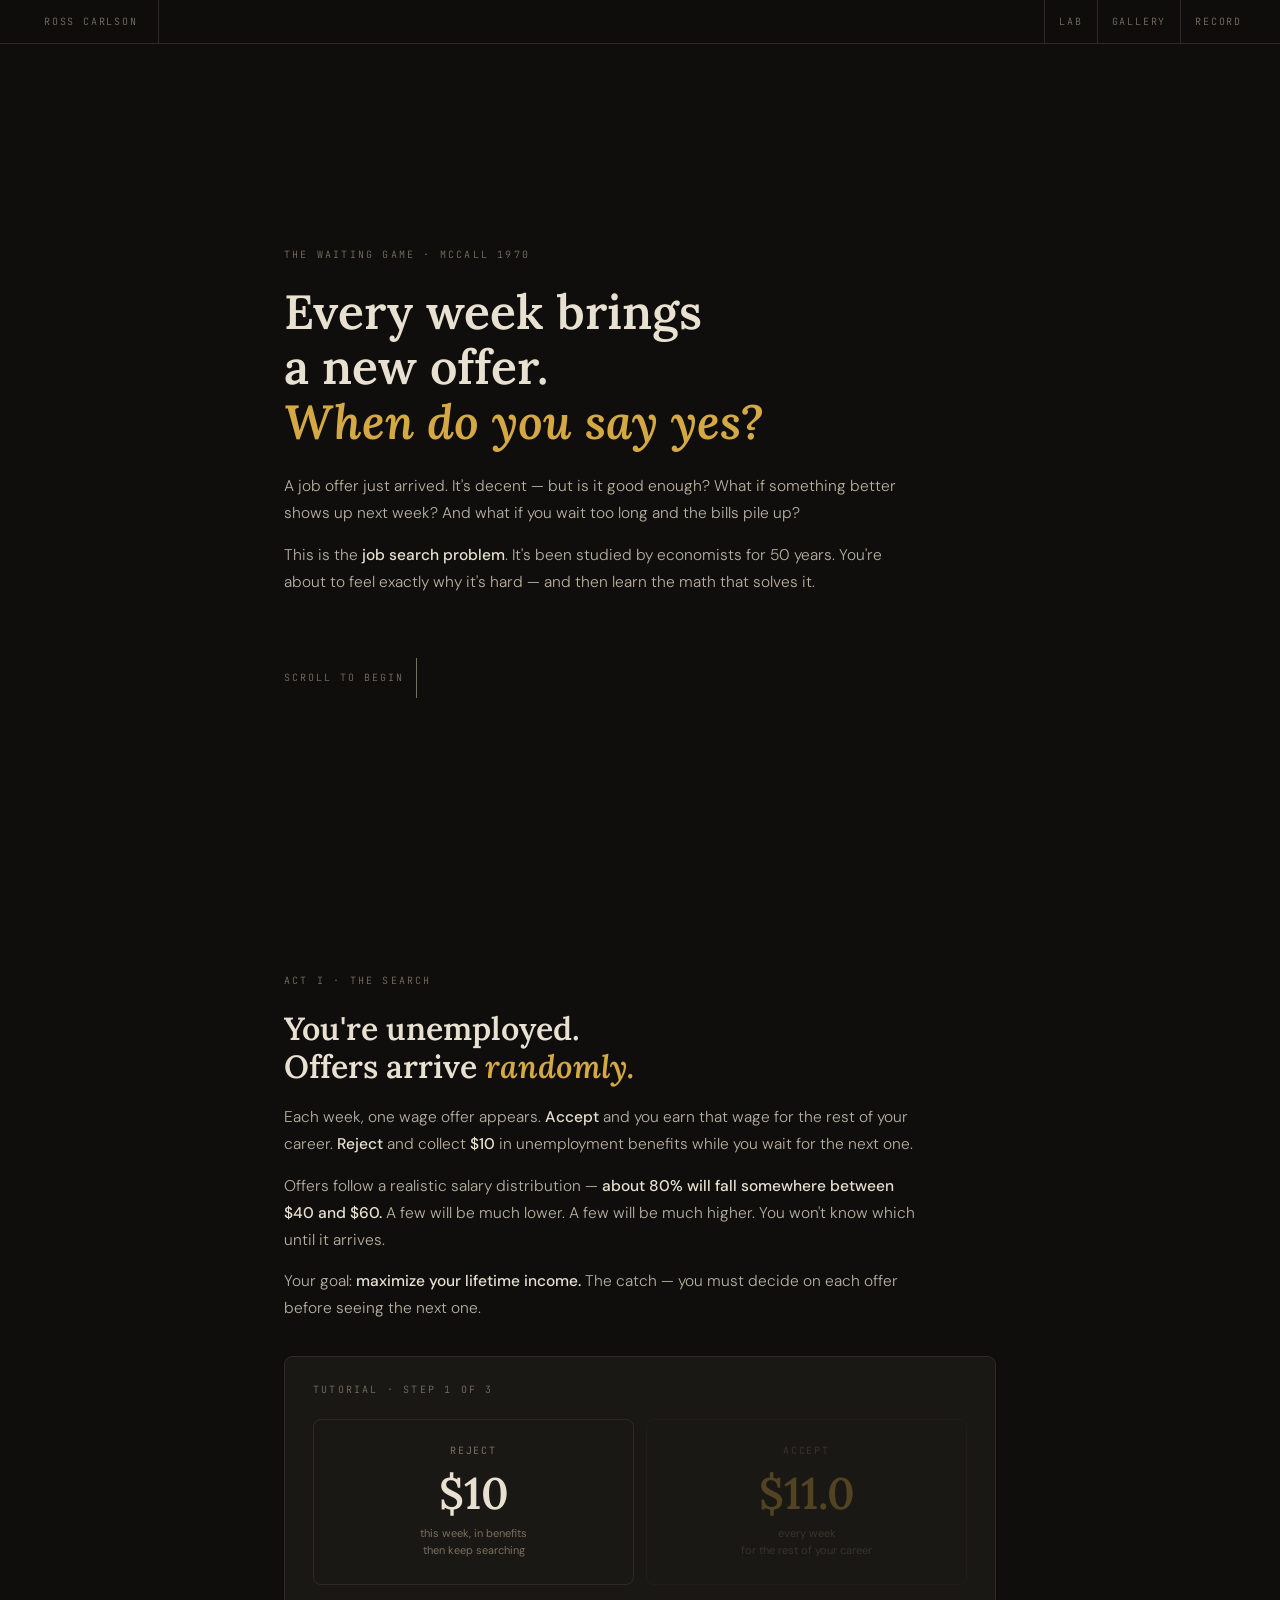
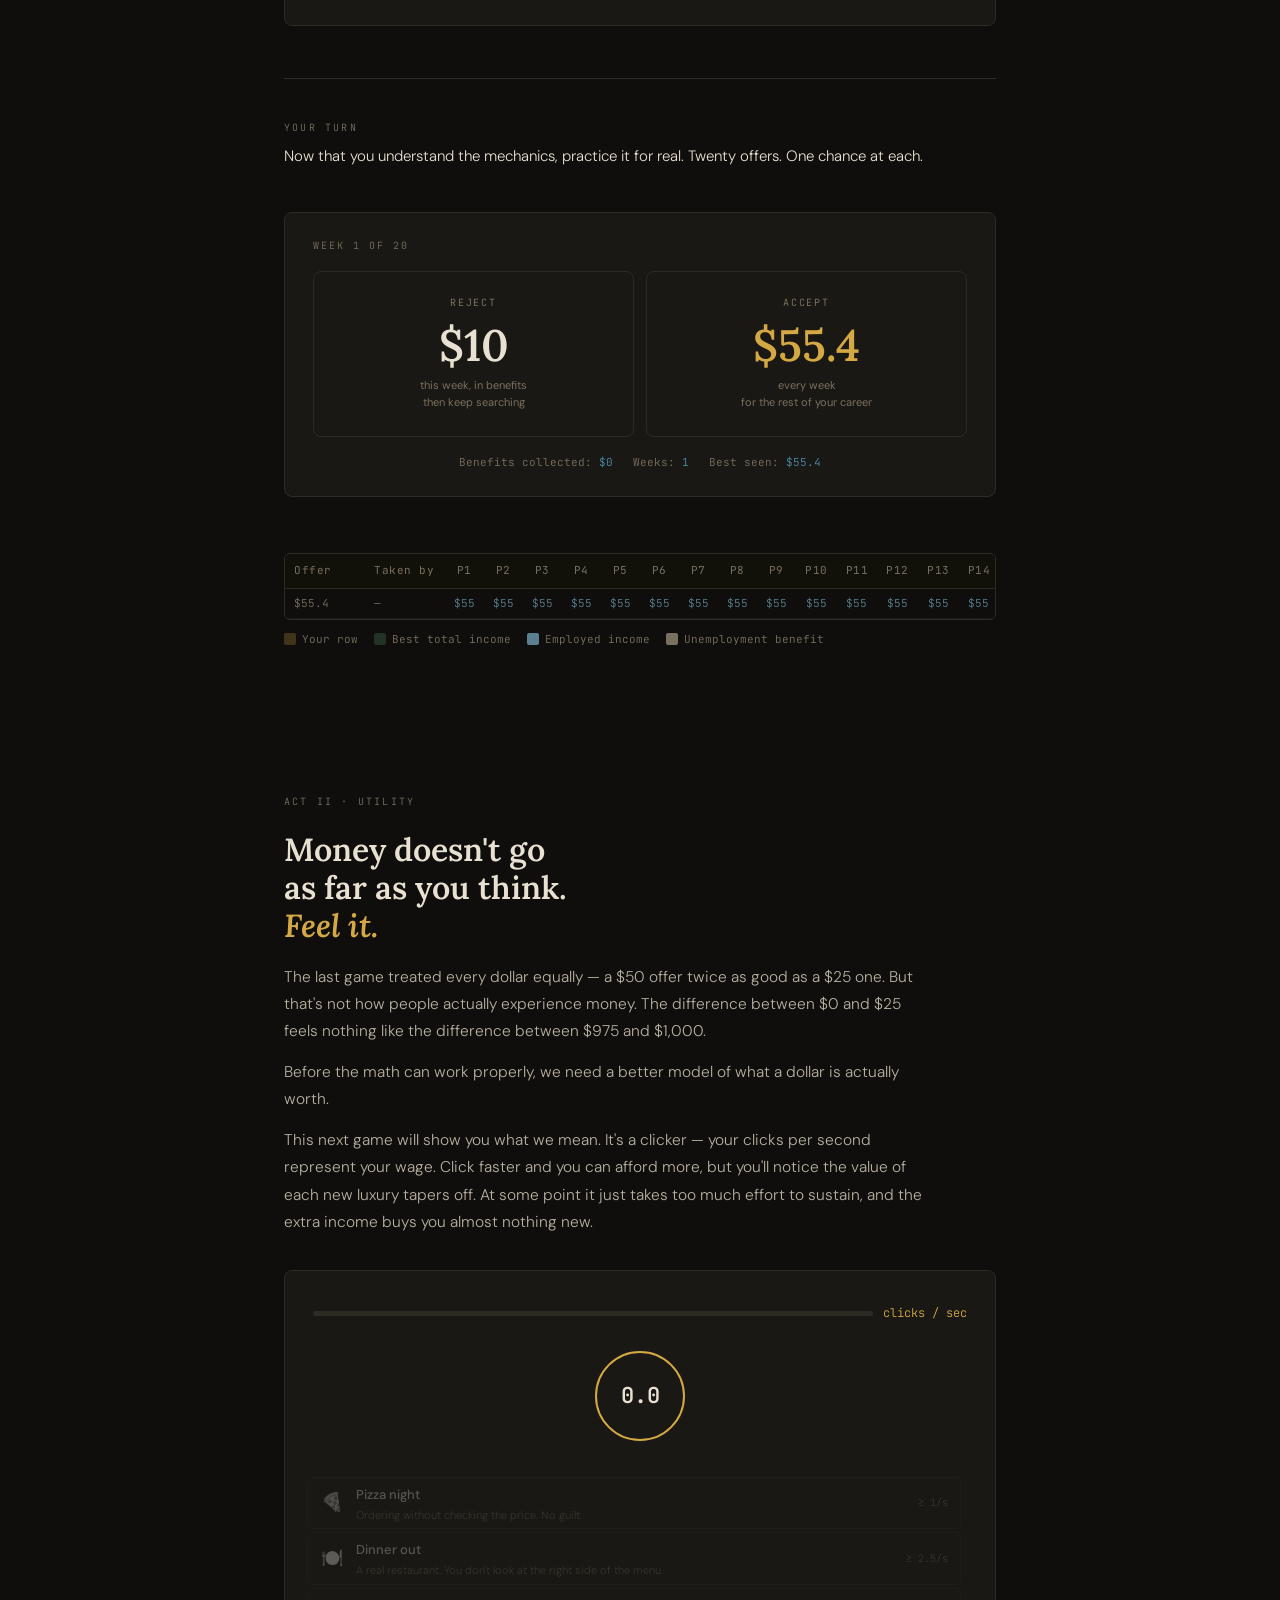
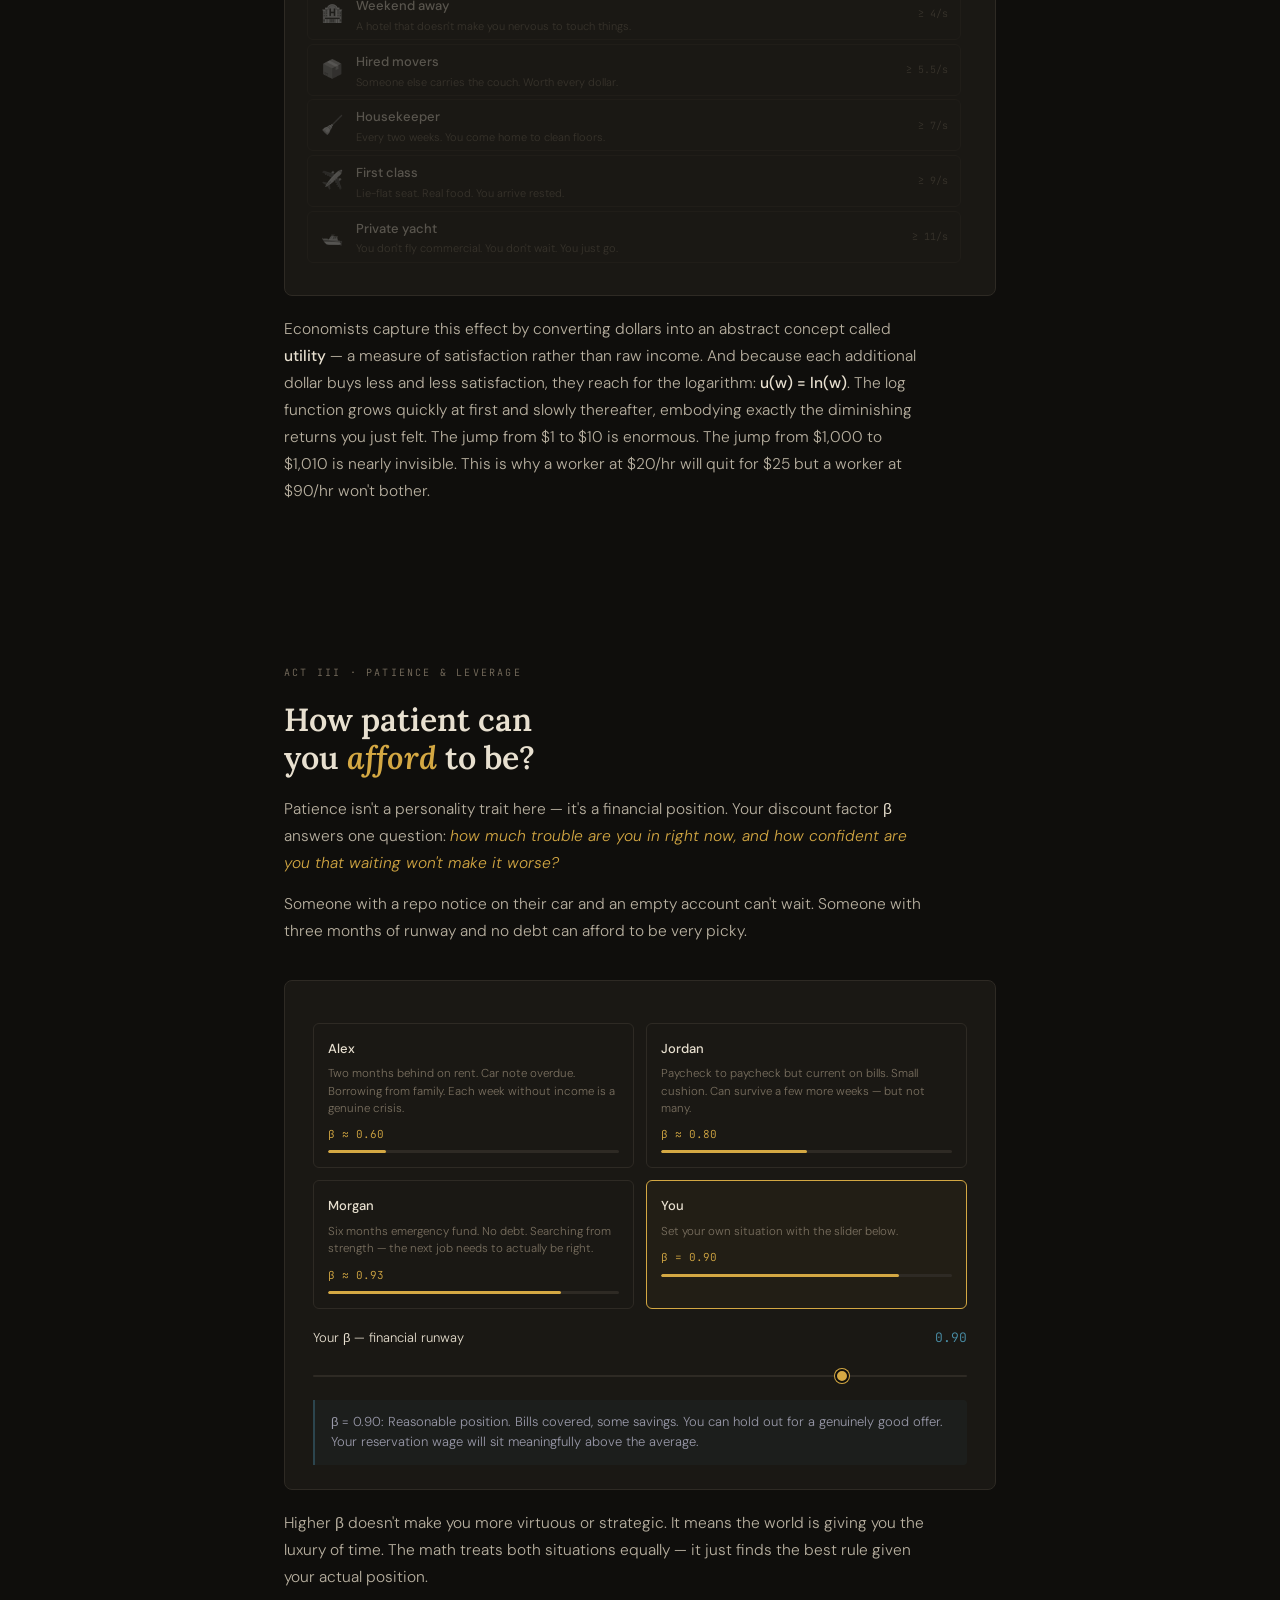
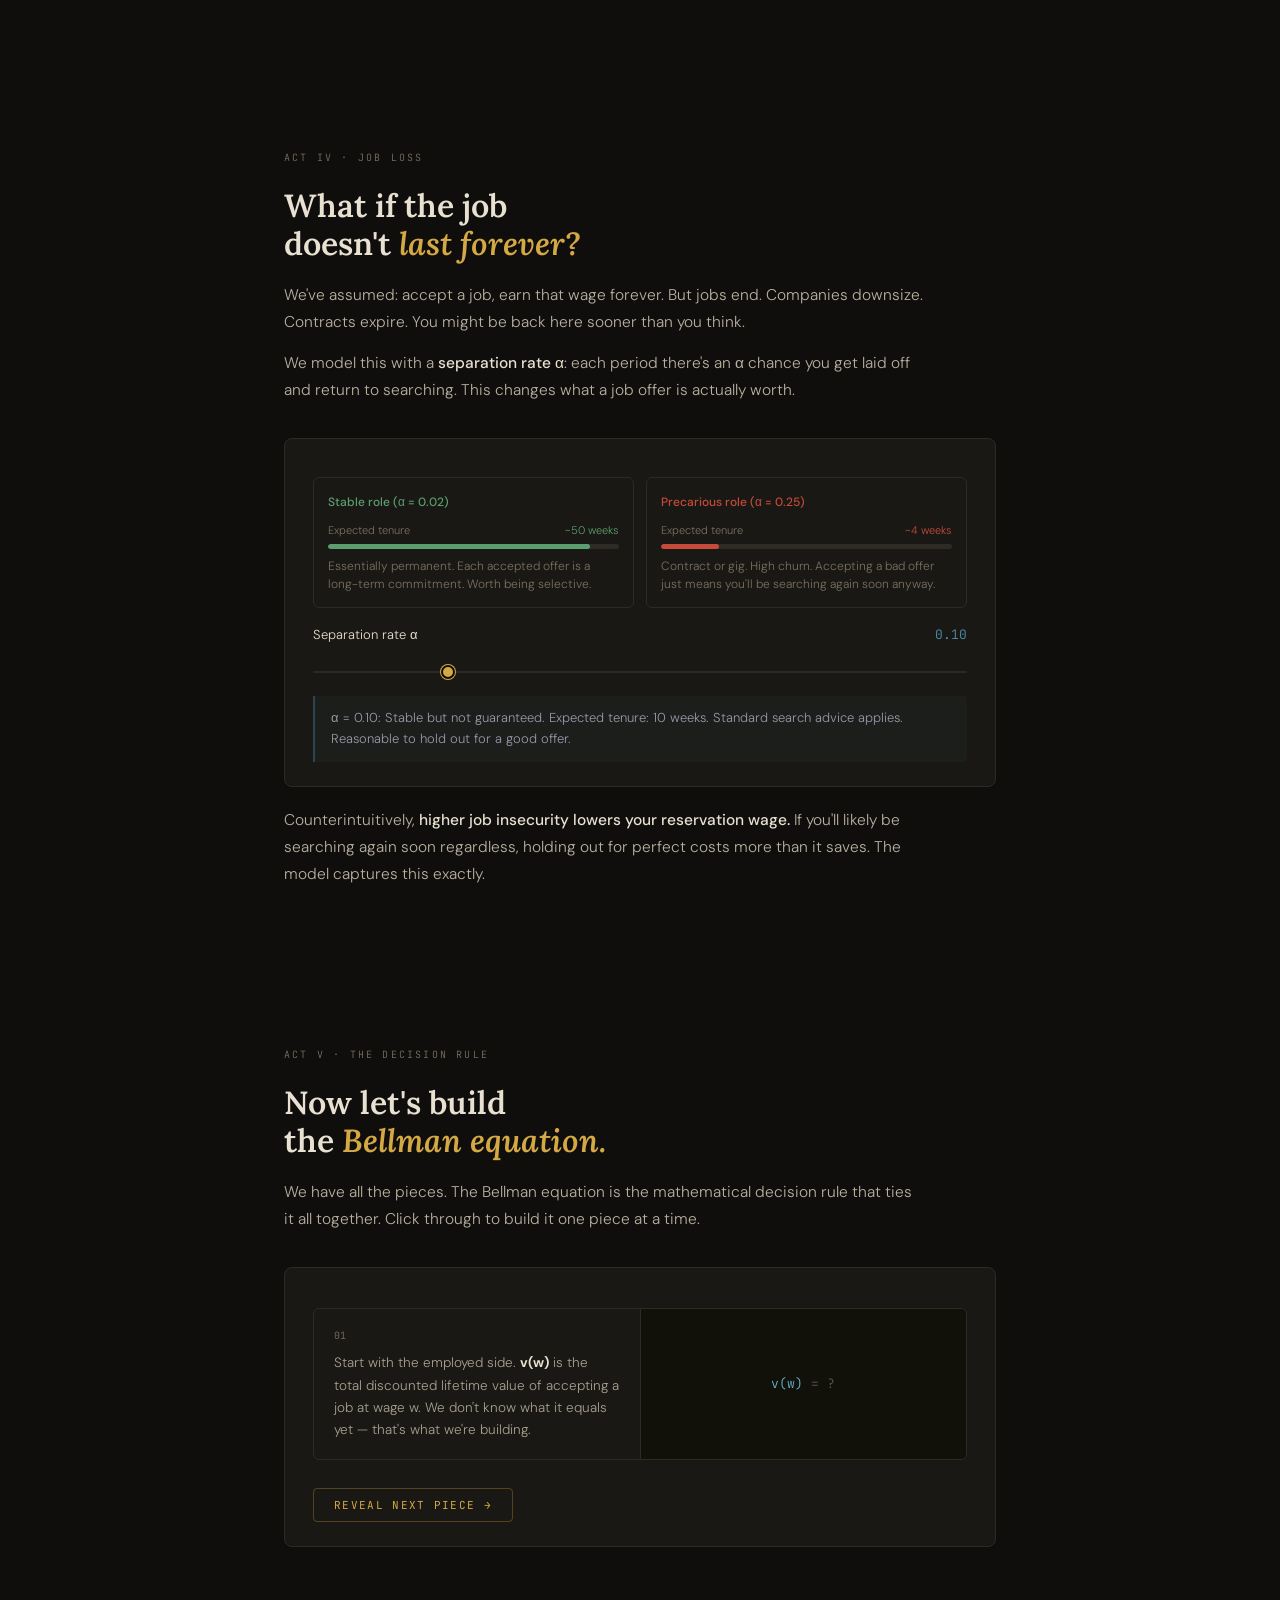
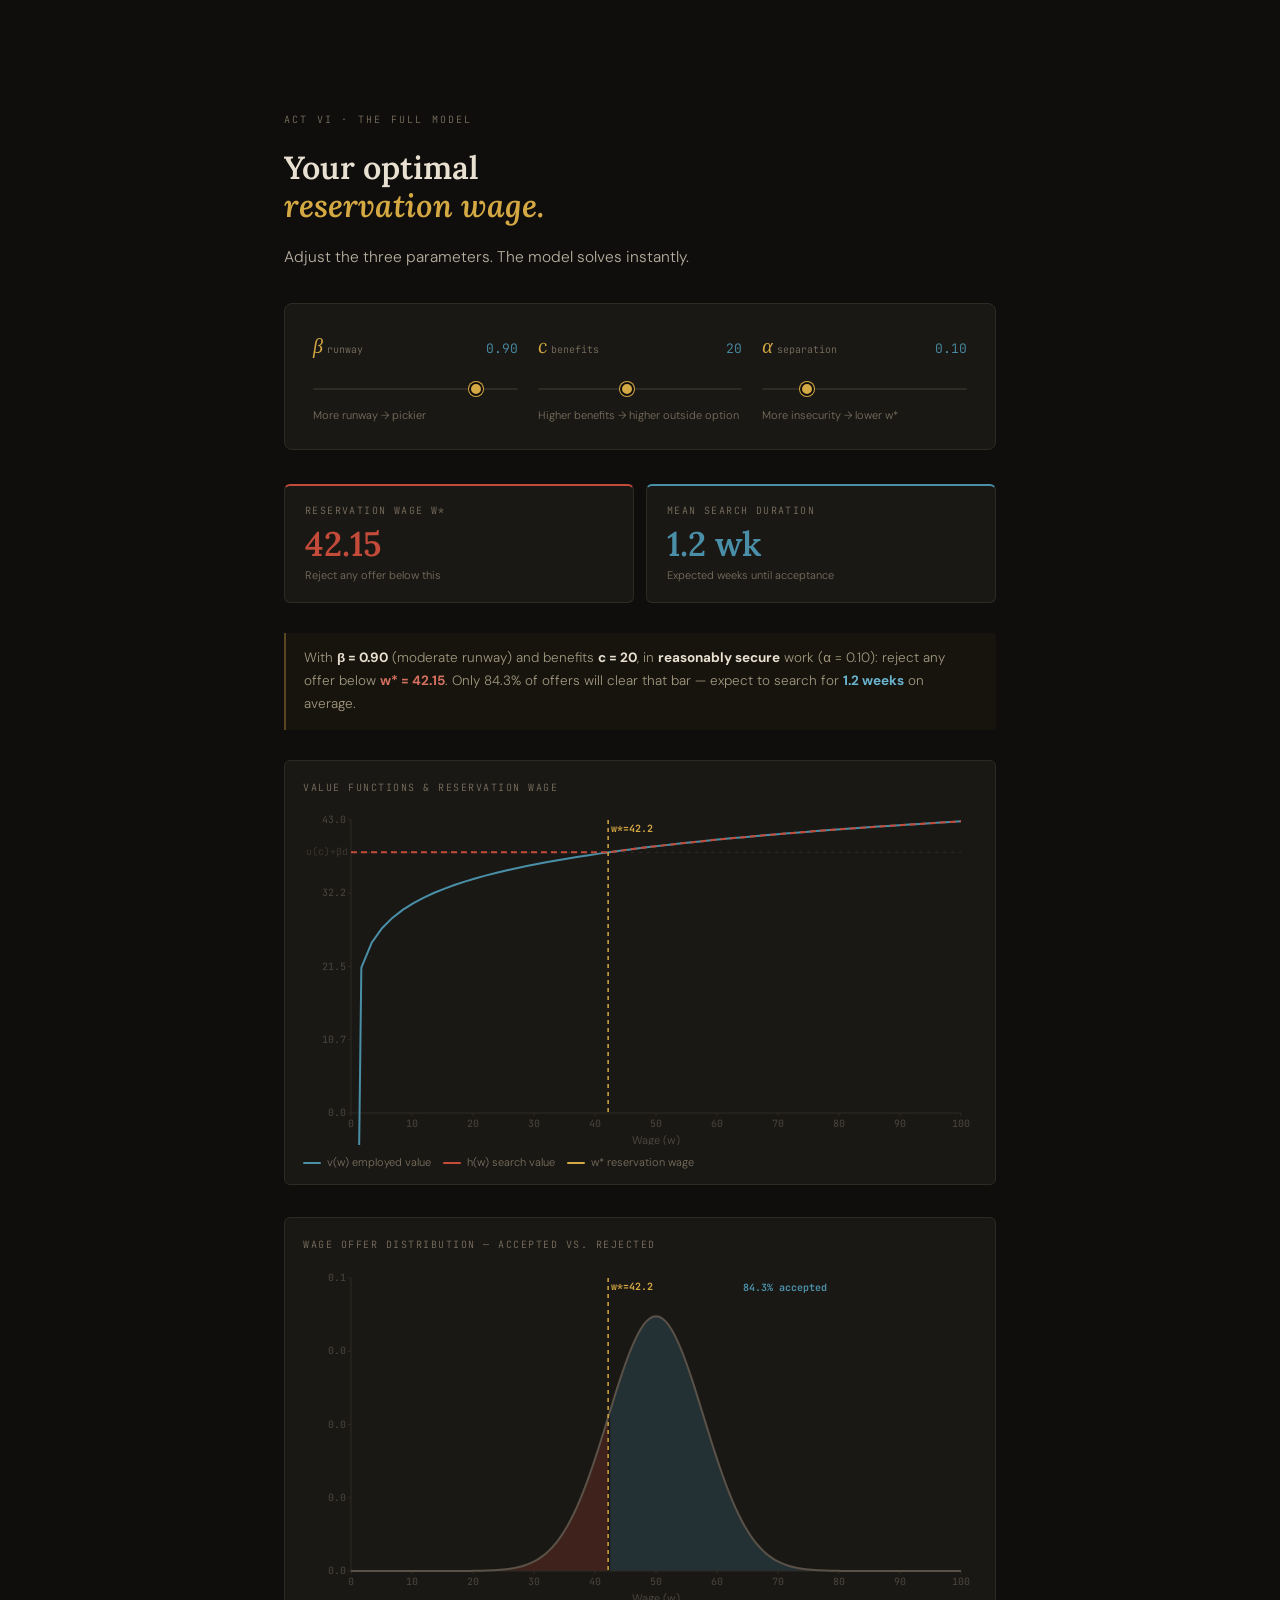
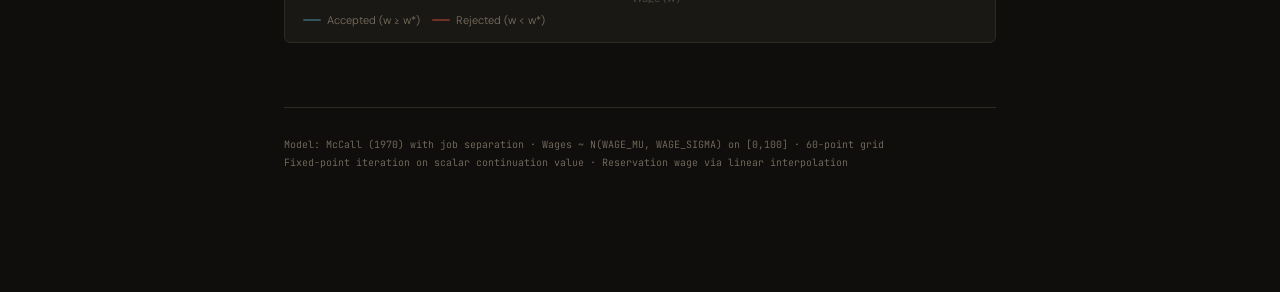
<file: lab/mccall_game.html>
<!DOCTYPE html>
<html lang="en">
<head>
<meta charset="UTF-8">
<meta name="viewport" content="width=device-width, initial-scale=1.0">
<title>The Waiting Game — McCall Job Search</title>
<link rel="icon" href="../favicon.png">
<link rel="stylesheet" href="../assets/game.css">

</head>
<body>

<!-- NAV -->
<nav class="game-nav">
  <a class="game-nav-home" href="../index.html">Ross Carlson</a>
  <ul class="game-nav-links">
    <li><a href="../lab/index.html">Lab</a></li>
    <li><a href="../gallery/index.html">Gallery</a></li>
    <li><a href="../record/index.html">Record</a></li>
  </ul>
</nav>

<!-- HERO -->
<div class="hero">
  <div class="act-label">The Waiting Game · McCall 1970</div>
  <h1>Every week brings<br>a new offer.<br><em>When do you say yes?</em></h1>
  <p>A job offer just arrived. It's decent — but is it good enough? What if something better shows up next week? And what if you wait too long and the bills pile up?</p>
  <p>This is the <strong>job search problem</strong>. It's been studied by economists for 50 years. You're about to feel exactly why it's hard — and then learn the math that solves it.</p>
  <div class="scroll-hint">scroll to begin</div>
</div>

<!-- ACT 1 -->
<div class="act" id="act1">
  <div class="act-label">Act I · The Search</div>
  <h2>You're unemployed.<br>Offers arrive <em>randomly.</em></h2>
  <p>Each week, one wage offer appears. <strong>Accept</strong> and you earn that wage for the rest of your career. <strong>Reject</strong> and collect <strong>$10</strong> in unemployment benefits while you wait for the next one.</p>
  <p>Offers follow a realistic salary distribution — <strong>about <span id="dist-pct"></span>% will fall somewhere between $<span id="dist-low"></span> and $<span id="dist-high"></span>.</strong> A few will be much lower. A few will be much higher. You won't know which until it arrives.</p>
  <p>Your goal: <strong>maximize your lifetime income.</strong> The catch — you must decide on each offer before seeing the next one.</p>

  <!-- Tutorial card -->
  <div class="card" id="tutorial-card">
    <div class="act-label" id="tut-step-label">Tutorial · Step 1 of 3</div>
    <div class="choice-cards">
      <button class="choice-card reject-card" id="tut-btn-reject" onclick="tutReject()">
        <div class="choice-card-label">Reject</div>
        <div class="choice-card-num" id="tut-reject-num">$10</div>
        <div class="choice-card-desc">this week, in benefits<br>then keep searching</div>
      </button>
      <button class="choice-card accept-card" id="tut-btn-accept" onclick="tutAccept()">
        <div class="choice-card-label">Accept</div>
        <div class="choice-card-num" id="tut-accept-num">$11.0</div>
        <div class="choice-card-desc">every week<br>for the rest of your career</div>
      </button>
    </div>
    <div class="reveal-narrative" id="tut-narrative" style="display:none;margin-top:16px"></div>
  </div>

  <!-- Bridge -->
  <div style="padding:40px 0 24px;border-top:1px solid var(--rule);margin-top:32px">
    <div style="font-family:'JetBrains Mono',monospace;font-size:10px;letter-spacing:0.22em;text-transform:uppercase;color:var(--muted);margin-bottom:8px">Your turn</div>
    <p style="font-size:15px;color:var(--ink);line-height:1.6;margin:0">Now that you understand the mechanics, practice it for real. Twenty offers. One chance at each.</p>
  </div>

  <!-- Real game card -->
  <div class="card" id="search-card">
    <div class="offer-week" id="offer-week" style="font-family:'JetBrains Mono',monospace;font-size:10px;letter-spacing:0.2em;text-transform:uppercase;color:var(--muted);margin-bottom:4px">Week 1</div>
    <div class="choice-cards">
      <button class="choice-card reject-card" id="btn-reject" onclick="rejectOffer()">
        <div class="choice-card-label">Reject</div>
        <div class="choice-card-num" id="reject-num">$10</div>
        <div class="choice-card-desc">this week, in benefits<br>then keep searching</div>
      </button>
      <button class="choice-card accept-card" id="btn-accept" onclick="acceptOffer()">
        <div class="choice-card-label">Accept</div>
        <div class="choice-card-num" id="offer-number">—</div>
        <div class="choice-card-desc">every week<br>for the rest of your career</div>
      </button>
    </div>
    <div class="benefits-row">
      <div class="bstat">Benefits collected: <span id="benefits-total">$0</span></div>
      <div class="bstat">Weeks: <span id="weeks-count">0</span></div>
      <div class="bstat">Best seen: <span id="best-seen">—</span></div>
    </div>
  </div>

  <!-- Live table — visible during play -->
  <div id="live-table-wrap" style="display:none;margin-top:20px">
    <div class="table-wrap"><table id="offer-table"></table></div>
    <div class="table-legend">
      <div class="tleg"><div class="tleg-sw" style="background:rgba(212,168,67,0.25)"></div>Your row</div>
      <div class="tleg"><div class="tleg-sw" style="background:rgba(90,158,111,0.25)"></div>Best total income</div>
      <div class="tleg"><div class="tleg-sw" style="background:#5a8090"></div>Employed income</div>
      <div class="tleg"><div class="tleg-sw" style="background:#7a7060"></div>Unemployment benefit</div>
    </div>
  </div>

  <!-- Stats — shown after all rows are in -->
  <div id="timeline-reveal" style="display:none">
    <div class="divider"></div>
    <h2>Here's what <em>actually happened.</em></h2>
    <p>Every offer was taken by someone. The income columns show what each person earned every period. Notice the spread — identical rules, completely different outcomes.</p>
    <div class="card" style="margin-top:20px">
      <div class="reveal-stats" id="reveal-stats"></div>
      <div class="reveal-narrative" id="reveal-narrative"></div>
    </div>
    <p style="margin-top:20px">Random luck accounts for most of the variation. The model's job is to find the single best rule given that uncertainty.</p>
    <button id="reset-btn" class="eq-next-btn" onclick="resetGame()" style="display:none;margin-top:16px">Play again →</button>
  </div>
</div>

<!-- ACT 2 -->
<div class="act" id="act2">
  <div class="act-label">Act II · Utility</div>
  <h2>Money doesn't go<br>as far as you think.<br><em>Feel it.</em></h2>
  <p>The last game treated every dollar equally — a $50 offer twice as good as a $25 one. But that's not how people actually experience money. The difference between $0 and $25 feels nothing like the difference between $975 and $1,000.</p>
  <p>Before the math can work properly, we need a better model of what a dollar is actually worth.</p>
  <p>This next game will show you what we mean. It's a clicker — your clicks per second represent your wage. Click faster and you can afford more, but you'll notice the value of each new luxury tapers off. At some point it just takes too much effort to sustain, and the extra income buys you almost nothing new.</p>

  <div class="card">
    <div class="clicker-arena">
      <div class="cps-meter">
        <div class="cps-bar-track"><div class="cps-bar-fill" id="cps-bar" style="width:0%"></div></div>
        <div class="cps-val">clicks / sec</div>
      </div>
      <div class="exhaustion" id="exhaustion">You've hit the ceiling. No amount of effort gets you higher — you'd need something working for you while you sleep.</div>
      <button class="click-btn" id="click-btn" onclick="handleClick()">
        <span class="click-cps-big" id="click-cps-big">0.0</span>
      </button>
    </div>
    <div class="needs-ladder">
      <div class="need-row" id="need-0"><div class="need-icon">🍕</div><div class="need-body"><div class="need-name">Pizza night</div><div class="need-desc">Ordering without checking the price. No guilt.</div></div><div class="need-thresh">≥ 1/s</div></div>
      <div class="need-row" id="need-1"><div class="need-icon">🍽️</div><div class="need-body"><div class="need-name">Dinner out</div><div class="need-desc">A real restaurant. You don't look at the right side of the menu.</div></div><div class="need-thresh">≥ 2.5/s</div></div>
      <div class="need-row" id="need-2"><div class="need-icon">🏨</div><div class="need-body"><div class="need-name">Weekend away</div><div class="need-desc">A hotel that doesn't make you nervous to touch things.</div></div><div class="need-thresh">≥ 4/s</div></div>
      <div class="need-row" id="need-3"><div class="need-icon">📦</div><div class="need-body"><div class="need-name">Hired movers</div><div class="need-desc">Someone else carries the couch. Worth every dollar.</div></div><div class="need-thresh">≥ 5.5/s</div></div>
      <div class="need-row" id="need-4"><div class="need-icon">🧹</div><div class="need-body"><div class="need-name">Housekeeper</div><div class="need-desc">Every two weeks. You come home to clean floors.</div></div><div class="need-thresh">≥ 7/s</div></div>
      <div class="need-row" id="need-5"><div class="need-icon">✈️</div><div class="need-body"><div class="need-name">First class</div><div class="need-desc">Lie-flat seat. Real food. You arrive rested.</div></div><div class="need-thresh">≥ 9/s</div></div>
      <div class="need-row" id="need-6"><div class="need-icon">🛥️</div><div class="need-body"><div class="need-name">Private yacht</div><div class="need-desc">You don't fly commercial. You don't wait. You just go.</div></div><div class="need-thresh">≥ 11/s</div></div>
    </div>
  </div>

  <p>Economists capture this effect by converting dollars into an abstract concept called <strong>utility</strong> — a measure of satisfaction rather than raw income. And because each additional dollar buys less and less satisfaction, they reach for the logarithm: <strong>u(w) = ln(w)</strong>. The log function grows quickly at first and slowly thereafter, embodying exactly the diminishing returns you just felt. The jump from $1 to $10 is enormous. The jump from $1,000 to $1,010 is nearly invisible. This is why a worker at $20/hr will quit for $25 but a worker at $90/hr won't bother.</p>
</div>

<!-- ACT 3 -->
<div class="act" id="act3">
  <div class="act-label">Act III · Patience &amp; Leverage</div>
  <h2>How patient can<br>you <em>afford</em> to be?</h2>
  <p>Patience isn't a personality trait here — it's a financial position. Your discount factor <strong>β</strong> answers one question: <em>how much trouble are you in right now, and how confident are you that waiting won't make it worse?</em></p>
  <p>Someone with a repo notice on their car and an empty account can't wait. Someone with three months of runway and no debt can afford to be very picky.</p>

  <div class="card">
    <div class="persona-cards">
      <div class="persona" id="persona-0" onclick="selectPersona(0)">
        <div class="persona-name">Alex</div>
        <div class="persona-story">Two months behind on rent. Car note overdue. Borrowing from family. Each week without income is a genuine crisis.</div>
        <div class="persona-beta">β ≈ 0.60</div>
        <div class="persona-meter"><div class="persona-meter-fill" style="width:20%"></div></div>
      </div>
      <div class="persona" id="persona-1" onclick="selectPersona(1)">
        <div class="persona-name">Jordan</div>
        <div class="persona-story">Paycheck to paycheck but current on bills. Small cushion. Can survive a few more weeks — but not many.</div>
        <div class="persona-beta">β ≈ 0.80</div>
        <div class="persona-meter"><div class="persona-meter-fill" style="width:50%"></div></div>
      </div>
      <div class="persona" id="persona-2" onclick="selectPersona(2)">
        <div class="persona-name">Morgan</div>
        <div class="persona-story">Six months emergency fund. No debt. Searching from strength — the next job needs to actually be right.</div>
        <div class="persona-beta">β ≈ 0.93</div>
        <div class="persona-meter"><div class="persona-meter-fill" style="width:80%"></div></div>
      </div>
      <div class="persona active" id="persona-3" onclick="selectPersona(3)">
        <div class="persona-name">You</div>
        <div class="persona-story">Set your own situation with the slider below.</div>
        <div class="persona-beta" id="your-beta-label">β = 0.90</div>
        <div class="persona-meter"><div class="persona-meter-fill" id="your-beta-meter" style="width:75%"></div></div>
      </div>
    </div>
    <div class="lev-slider-wrap">
      <div class="lev-label">
        <span class="lname">Your β — financial runway</span>
        <span class="lval" id="lev-beta-val">0.90</span>
      </div>
      <input type="range" id="lev-beta" min="0.50" max="0.99" step="0.01" value="0.90" oninput="updateLeverage(this.value)">
    </div>
    <div class="lev-prose" id="lev-prose"></div>
  </div>

  <p>Higher β doesn't make you more virtuous or strategic. It means the world is giving you the luxury of time. The math treats both situations equally — it just finds the best rule given your actual position.</p>
</div>

<!-- ACT 4 -->
<div class="act" id="act4">
  <div class="act-label">Act IV · Job Loss</div>
  <h2>What if the job<br>doesn't <em>last forever?</em></h2>
  <p>We've assumed: accept a job, earn that wage forever. But jobs end. Companies downsize. Contracts expire. You might be back here sooner than you think.</p>
  <p>We model this with a <strong>separation rate α</strong>: each period there's an α chance you get laid off and return to searching. This changes what a job offer is actually worth.</p>

  <div class="card">
    <div class="sep-scenario">
      <div class="sep-card">
        <div class="sep-card-title" style="color:var(--green)">Stable role (α = 0.02)</div>
        <div class="sep-bar-label"><span>Expected tenure</span><span style="color:var(--green)">~50 weeks</span></div>
        <div class="sep-bar-track"><div class="sep-bar-fill" style="width:90%;background:var(--green)"></div></div>
        <div style="font-size:12px;color:var(--muted);line-height:1.5">Essentially permanent. Each accepted offer is a long-term commitment. Worth being selective.</div>
      </div>
      <div class="sep-card">
        <div class="sep-card-title" style="color:var(--red)">Precarious role (α = 0.25)</div>
        <div class="sep-bar-label"><span>Expected tenure</span><span style="color:var(--red)">~4 weeks</span></div>
        <div class="sep-bar-track"><div class="sep-bar-fill" style="width:20%;background:var(--red)"></div></div>
        <div style="font-size:12px;color:var(--muted);line-height:1.5">Contract or gig. High churn. Accepting a bad offer just means you'll be searching again soon anyway.</div>
      </div>
    </div>

    <div style="margin-top:16px">
      <div class="lev-slider-wrap">
        <div class="lev-label">
          <span class="lname">Separation rate α</span>
          <span class="lval" id="alpha-demo-val">0.10</span>
        </div>
        <input type="range" id="alpha-demo" min="0.00" max="0.50" step="0.01" value="0.10" oninput="updateAlphaDemo(this.value)">
      </div>
      <div class="lev-prose" id="alpha-prose"></div>
    </div>
  </div>

  <p>Counterintuitively, <strong>higher job insecurity lowers your reservation wage.</strong> If you'll likely be searching again soon regardless, holding out for perfect costs more than it saves. The model captures this exactly.</p>
</div>

<!-- ACT 5 BELLMAN -->
<div class="act" id="act5">
  <div class="act-label">Act V · The Decision Rule</div>
  <h2>Now let's build<br>the <em>Bellman equation.</em></h2>
  <p>We have all the pieces. The Bellman equation is the mathematical decision rule that ties it all together. Click through to build it one piece at a time.</p>

  <div class="card">
    <div class="bellman-steps" id="bell-steps"></div>
    <button class="eq-next-btn" id="eq-btn" onclick="revealNextBell()">Reveal next piece →</button>
  </div>

  <div id="bell-conclusion" style="display:none;margin-top:20px">
    <p>The reservation wage <strong>w*</strong> is where accepting and rejecting are exactly equal. Below it, keep searching. Above it, accept. The model finds this crossing exactly — no guessing required.</p>
    <p>Now put all three parameters in your hands.</p>
  </div>
</div>

<!-- ACT 6 FULL MODEL -->
<div class="act" id="act6" style="min-height:auto;padding-bottom:120px">
  <div class="act-label">Act VI · The Full Model</div>
  <h2>Your optimal<br><em>reservation wage.</em></h2>
  <p>Adjust the three parameters. The model solves instantly.</p>

  <div class="card controls-grid">
    <div class="control-group">
      <label>
        <span><span class="param-name">β</span> <span class="param-full">runway</span></span>
        <span class="param-val" id="val-beta">0.90</span>
      </label>
      <input type="range" id="sl-beta" min="0.50" max="0.99" step="0.01" value="0.90" oninput="updateDisplay()" onchange="update()">
      <div class="hint">More runway → pickier</div>
    </div>
    <div class="control-group">
      <label>
        <span><span class="param-name">c</span> <span class="param-full">benefits</span></span>
        <span class="param-val" id="val-c">20</span>
      </label>
      <input type="range" id="sl-c" min="1" max="45" step="1" value="20" oninput="updateDisplay()" onchange="update()">
      <div class="hint">Higher benefits → higher outside option</div>
    </div>
    <div class="control-group">
      <label>
        <span><span class="param-name">α</span> <span class="param-full">separation</span></span>
        <span class="param-val" id="val-alpha">0.10</span>
      </label>
      <input type="range" id="sl-alpha" min="0.00" max="0.50" step="0.01" value="0.10" oninput="updateDisplay()" onchange="update()">
      <div class="hint">More insecurity → lower w*</div>
    </div>
  </div>

  <div class="outputs">
    <div class="stat-card red">
      <div class="stat-lbl">Reservation Wage w*</div>
      <div class="stat-val" id="out-wstar">—</div>
      <div class="stat-sub">Reject any offer below this</div>
    </div>
    <div class="stat-card blue">
      <div class="stat-lbl">Mean Search Duration</div>
      <div class="stat-val" id="out-dur">—</div>
      <div class="stat-sub">Expected weeks until acceptance</div>
    </div>
  </div>

  <div class="narrative-box" id="model-narrative">Computing…</div>

  <div class="chart-wrap">
    <div class="chart-title">Value Functions &amp; Reservation Wage</div>
    <canvas id="chart-vf" height="250"></canvas>
    <div class="legend" id="legend-vf"></div>
  </div>

  <div class="chart-wrap">
    <div class="chart-title">Wage Offer Distribution — Accepted vs. Rejected</div>
    <canvas id="chart-dist" height="180"></canvas>
    <div class="legend" id="legend-dist"></div>
  </div>

  <div style="margin-top:48px;padding-top:28px;border-top:1px solid var(--rule);font-family:'JetBrains Mono',monospace;font-size:10px;color:var(--muted);line-height:1.8">
    Model: McCall (1970) with job separation · Wages ~ N(WAGE_MU, WAGE_SIGMA) on [0,100] · 60-point grid<br>
    Fixed-point iteration on scalar continuation value · Reservation wage via linear interpolation
  </div>
</div>

<script>
// ═══════════════════════════════════════
// DISTRIBUTION PARAMETERS
// ═══════════════════════════════════════
const WAGE_LOW = 40;   // lower bound of quoted range
const WAGE_HIGH= 60;   // upper bound of quoted range
const WAGE_MU  = (WAGE_LOW + WAGE_HIGH) / 2; // center of wage distribution
const WAGE_PCT = 0.80; // fraction of offers falling in [WAGE_LOW, WAGE_HIGH]

// Compute sigma so that exactly WAGE_PCT of draws fall in [WAGE_LOW, WAGE_HIGH].
// Requires WAGE_MU to be the midpoint of [WAGE_LOW, WAGE_HIGH].
function stdNormCdf(x){
  const z=x/Math.SQRT2;
  const t=1/(1+0.3275911*Math.abs(z));
  const p=t*(0.254829592+t*(-0.284496736+t*(1.421413741+t*(-1.453152027+t*1.061405429))));
  const e=1-p*Math.exp(-z*z);
  return 0.5*(1+(z>=0?e:-e));
}
function probit(p){
  let lo=-10,hi=10,mid=0;
  for(let i=0;i<60;i++){mid=(lo+hi)/2;stdNormCdf(mid)<p?lo=mid:hi=mid;}
  return mid;
}
const WAGE_SIGMA = (WAGE_HIGH - WAGE_MU) / probit((1 + WAGE_PCT) / 2);

// ═══════════════════════════════════════
// MATH ENGINE
// ═══════════════════════════════════════
function normRandom(mu=WAGE_MU,sigma=WAGE_SIGMA){
  let u=0,v=0;
  while(!u)u=Math.random();while(!v)v=Math.random();
  return mu+sigma*Math.sqrt(-2*Math.log(u))*Math.cos(2*Math.PI*v);
}
function normPdf(x,mu=WAGE_MU,sigma=WAGE_SIGMA){
  return Math.exp(-0.5*((x-mu)/sigma)**2)/(sigma*Math.sqrt(2*Math.PI));
}
function normCdf(x,mu=WAGE_MU,sigma=WAGE_SIGMA){
  const z=(x-mu)/(sigma*Math.SQRT2);
  const t=1/(1+0.3275911*Math.abs(z));
  const p=t*(0.254829592+t*(-0.284496736+t*(1.421413741+t*(-1.453152027+t*1.061405429))));
  const e=1-p*Math.exp(-z*z);
  return 0.5*(1+(z>=0?e:-e));
}
function uLog(w){return Math.log(Math.max(w,1e-10));}
function buildGrid(){
  const w=new Float64Array(60),q=new Float64Array(60);
  for(let i=0;i<60;i++)w[i]=i/59*100;
  let s=0;for(let i=0;i<60;i++){q[i]=normPdf(w[i]);s+=q[i];}
  for(let i=0;i<60;i++)q[i]/=s;
  return{w,q};
}
function solve(beta,c,alpha,tol=1e-6){
  const{w,q}=buildGrid();
  const denom=1-beta*(1-alpha),uc=uLog(c);
  let d=0;for(let i=0;i<60;i++)d+=uLog(w[i])/(1-beta)*q[i];
  for(let k=0;k<500;k++){
    let dn=0;
    for(let i=0;i<60;i++){const vi=(uLog(w[i])+beta*alpha*d)/denom;dn+=Math.max(vi,uc+beta*d)*q[i];}
    if(Math.abs(dn-d)<tol){d=dn;break;}d=dn;
  }
  const v=new Float64Array(60),h=new Float64Array(60),thr=uc+beta*d;
  for(let i=0;i<60;i++){v[i]=(uLog(w[i])+beta*alpha*d)/denom;h[i]=Math.max(v[i],thr);}
  let wStar=w[59];
  for(let i=1;i<60;i++){
    if(v[i]>=thr){const t=(thr-v[i-1])/(v[i]-v[i-1]);wStar=w[i-1]+t*(w[i]-w[i-1]);break;}
  }
  return{w,q,v,h,d,wStar,thr,meanDur:1/Math.max(1-normCdf(wStar),1e-9)};
}

// ═══════════════════════════════════════
// ACT 1
// ═══════════════════════════════════════
const BETA_A1=0.9,C_A1=10;
let N_ROUNDS=20; // default number of offers per game

// ── Tutorial ──────────────────────────────
const TUT_OFFER_LOW    = 11;   // forced-decline offer
const TUT_OFFER_ACCEPT = 65;   // forced-accept offer
const TUT_OFFER_NEXT   = 70;   // counterfactual reveal offer
const TUT_ACCEPT_PCT   = Math.round(normCdf(TUT_OFFER_ACCEPT) * 100);

const TUT_STEPS=[
  {
    offer:TUT_OFFER_LOW,force:'reject',
    narrative:`<strong>Good call.</strong> $${TUT_OFFER_LOW} is barely above your $${C_A1} unemployment benefit. In expectation, a better offer is almost guaranteed to arrive soon — waiting costs you almost nothing here.`,
    cta:'See the next offer →'
  },
  {
    offer:TUT_OFFER_ACCEPT,force:'accept',
    narrative:`<strong>Exactly right.</strong> $${TUT_OFFER_ACCEPT} beats ${TUT_ACCEPT_PCT}% of all offers you'll ever see. The expected gain from holding out for more is tiny — and every week you wait, you only collect $${C_A1} in benefits.`,
    cta:'See what happened next →'
  },
  {
    offer:TUT_OFFER_NEXT,force:null,
    narrative:`The very next offer was <strong>$${TUT_OFFER_NEXT}</strong> — $${TUT_OFFER_NEXT-TUT_OFFER_ACCEPT} more than what you accepted. But to get there, you would have turned down $${TUT_OFFER_ACCEPT} and collected just $${C_A1} in unemployment for another week.<br><br>Would the extra $${TUT_OFFER_NEXT-TUT_OFFER_ACCEPT} have been worth the wait? Hardly — the totals tell the tale.`
  }
];
let tutPhase=0;

function showTutPhase(i){
  const step=TUT_STEPS[i];
  document.getElementById('tut-step-label').textContent=`Tutorial · Step ${i+1} of ${TUT_STEPS.length}`;
  const acceptEl=document.getElementById('tut-accept-num');
  acceptEl.textContent=`$${step.offer.toFixed(1)}`;
  acceptEl.classList.remove('pop');void acceptEl.offsetWidth;acceptEl.classList.add('pop');
  document.getElementById('tut-reject-num').textContent=`$${C_A1}`;
  document.getElementById('tut-btn-reject').disabled=(step.force==='accept'||step.force===null);
  document.getElementById('tut-btn-accept').disabled=(step.force==='reject'||step.force===null);
  const narr=document.getElementById('tut-narrative');
  narr.style.display='none';narr.innerHTML='';
  if(step.force===null){
    const tutSeq=[TUT_OFFER_LOW, TUT_OFFER_ACCEPT, TUT_OFFER_NEXT];
    const nP=tutSeq.length;
    const userIdx=1; // TUT_OFFER_ACCEPT is at index 1

    // Build rows first so we can find best total
    const tutRows=tutSeq.map((offer,i)=>{
      const periods=Array.from({length:nP},(_,j)=>j<i?C_A1:offer);
      const total=periods.reduce((a,b)=>a+b,0);
      return{offer,i,periods,total};
    });
    const bestTotal=Math.max(...tutRows.map(r=>r.total));
    let agentN=1;

    let header=`<tr><th class="row-label">Offer</th><th class="row-label">Taken by</th>`;
    for(let p=1;p<=nP;p++) header+=`<th>Period ${p}</th>`;
    header+=`<th>Total</th></tr>`;

    let bodyHTML='';
    tutRows.forEach(({offer,i,periods,total})=>{
      const isUser=(i===userIdx);
      const isBestTotal=(total===bestTotal);
      const both=(isUser&&isBestTotal);
      const takenBy=isUser?'▶ You':`Agent ${agentN++}`;

      // Row highlight: green for best total, gold for user; if both, green row + gold 'you' cell
      const rowBg=isUser&&!both?'background:rgba(212,168,67,0.07)':isBestTotal?'background:rgba(90,158,111,0.07)':'';
      const youCellBg=both?'background:rgba(212,168,67,0.25);':'';

      bodyHTML+=`<tr style="${rowBg}">`;
      bodyHTML+=`<td class="row-label" style="color:var(--muted)">$${offer.toFixed(1)}</td>`;
      bodyHTML+=`<td class="row-label" style="${youCellBg}color:${isUser?'var(--gold)':'var(--muted)'}">${takenBy}</td>`;
      periods.forEach((inc,j)=>{
        const earned=(j>=i);
        bodyHTML+=`<td style="color:${earned?'#5a8090':'var(--muted)'}">$${inc.toFixed(0)}</td>`;
      });
      bodyHTML+=`<td style="color:var(--ink);font-weight:500">$${total.toFixed(0)}</td>`;
      bodyHTML+=`</tr>`;
    });

    const tableHTML=`
      <div class="table-wrap" style="margin-top:20px">
        <table>${header}${bodyHTML}</table>
      </div>
      <div class="table-legend" style="margin-top:8px">
        <div class="tleg"><div class="tleg-sw" style="background:rgba(212,168,67,0.25)"></div>Your row</div>
        <div class="tleg"><div class="tleg-sw" style="background:rgba(90,158,111,0.25)"></div>Best total income</div>
        <div class="tleg"><div class="tleg-sw" style="background:#5a8090"></div>Employed income</div>
        <div class="tleg"><div class="tleg-sw" style="background:#7a7060"></div>Unemployment benefit</div>
      </div>`;
    narr.innerHTML=step.narrative+tableHTML+`<br><br><span style="font-family:'JetBrains Mono',monospace;font-size:11px;letter-spacing:0.12em;color:var(--muted)">↓ Scroll down to play</span>`;
    narr.style.display='block';
  }
}
function tutReject(){
  const step=TUT_STEPS[tutPhase];if(step.force!=='reject')return;
  document.getElementById('tut-btn-reject').disabled=true;
  const narr=document.getElementById('tut-narrative');
  narr.innerHTML=step.narrative+`<br><br><button class="eq-next-btn" onclick="advanceTut()">See the next offer →</button>`;
  narr.style.display='block';
}
function tutAccept(){
  const step=TUT_STEPS[tutPhase];if(step.force!=='accept')return;
  document.getElementById('tut-btn-accept').disabled=true;
  const narr=document.getElementById('tut-narrative');
  narr.innerHTML=step.narrative+`<br><br><button class="eq-next-btn" onclick="advanceTut()">See what offers came after you accepted →</button>`;
  narr.style.display='block';
}
function advanceTut(){tutPhase++;showTutPhase(tutPhase);}
function startRealGame(){
  document.getElementById('reject-num').textContent=`$${C_A1}`;
  initRealGame();
}

function drawW(){return Math.max(0.1,Math.round(normRandom(WAGE_MU,WAGE_SIGMA)*10)/10);}

let s1={currentIdx:0,allOffers:[],acceptedIdx:null,benefitsTotal:0,agentN:1};

function initRealGame(){
  s1={currentIdx:0,allOffers:[],acceptedIdx:null,benefitsTotal:0,agentN:1};
  for(let i=0;i<N_ROUNDS;i++) s1.allOffers.push(drawW());
  document.getElementById('btn-accept').disabled=false;
  document.getElementById('btn-reject').disabled=false;
  document.getElementById('timeline-reveal').style.display='none';
  document.getElementById('live-table-wrap').style.display='none';
  // build table header
  let hdr=`<tr><th class="row-label">Offer</th><th class="row-label">Taken by</th>`;
  for(let p=1;p<=N_ROUNDS;p++) hdr+=`<th>P${p}</th>`;
  hdr+=`<th>Total</th></tr>`;
  document.getElementById('offer-table').innerHTML=hdr;
  nextOffer();
}

function addTableRow(i, takenBy){
  const offer=s1.allOffers[i];
  const total=i*C_A1+(N_ROUNDS-i)*offer;
  const isPending=(takenBy===null);
  const isUser=(takenBy==='▶ You');
  let row=`<tr id="trow-${i}">`;
  row+=`<td class="row-label" style="color:var(--muted)">$${offer.toFixed(1)}</td>`;
  row+=`<td id="tby-${i}" class="row-label" style="color:${isUser?'var(--gold)':'var(--muted)'}">${isPending?'—':takenBy}</td>`;
  for(let j=0;j<N_ROUNDS;j++){
    const employed=(j>=i);
    row+=`<td style="color:${employed?'#5a8090':'var(--muted)'}">$${(employed?offer:C_A1).toFixed(0)}</td>`;
  }
  row+=`<td style="color:var(--ink);font-weight:500">$${total.toFixed(0)}</td></tr>`;
  document.getElementById('offer-table').insertAdjacentHTML('beforeend',row);
  document.getElementById('live-table-wrap').style.display='block';
}

function setTableRowTakenBy(i, takenBy){
  const cell=document.getElementById(`tby-${i}`);
  if(!cell) return;
  cell.textContent=takenBy;
  cell.style.color=(takenBy==='▶ You')?'var(--gold)':'var(--muted)';
}

function applyTableHighlights(){
  const totals=s1.allOffers.map((w,i)=>i*C_A1+(N_ROUNDS-i)*w);
  const bestTotal=Math.max(...totals);
  s1.allOffers.forEach((_,i)=>{
    const row=document.getElementById(`trow-${i}`);
    if(!row) return;
    const isUser=(i===s1.acceptedIdx);
    const isBest=(totals[i]===bestTotal);
    const both=isUser&&isBest;
    if(both){
      row.style.background='rgba(90,158,111,0.18)';
      document.getElementById(`tby-${i}`).style.background='rgba(212,168,67,0.45)';
      document.getElementById(`tby-${i}`).style.color='var(--gold)';
    } else if(isUser){
      row.style.background='rgba(212,168,67,0.18)';
    } else if(isBest){
      row.style.background='rgba(90,158,111,0.18)';
    }
  });
}

function nextOffer(){
  if(s1.currentIdx>=N_ROUNDS){
    s1.acceptedIdx=N_ROUNDS-1;
    setTableRowTakenBy(N_ROUNDS-1,'▶ You');
    document.getElementById('btn-accept').disabled=true;
    document.getElementById('btn-reject').disabled=true;
    onAllRowsDone();return;
  }
  s1.currentOffer=s1.allOffers[s1.currentIdx];
  const el=document.getElementById('offer-number');
  el.textContent='$'+s1.currentOffer.toFixed(1);
  el.classList.remove('pop');void el.offsetWidth;el.classList.add('pop');
  document.getElementById('offer-week').textContent='Week '+(s1.currentIdx+1)+' of '+N_ROUNDS;
  document.getElementById('weeks-count').textContent=s1.currentIdx+1;
  document.getElementById('benefits-total').textContent='$'+s1.benefitsTotal;
  const bestSoFar=Math.max(...s1.allOffers.slice(0,s1.currentIdx+1));
  document.getElementById('best-seen').textContent='$'+bestSoFar.toFixed(1);
  addTableRow(s1.currentIdx, null); // pending
}

function rejectOffer(){
  setTableRowTakenBy(s1.currentIdx,`Agent ${s1.agentN++}`);
  s1.benefitsTotal+=C_A1;
  s1.currentIdx++;
  nextOffer();
}

function acceptOffer(){
  s1.acceptedIdx=s1.currentIdx;
  document.getElementById('btn-accept').disabled=true;
  document.getElementById('btn-reject').disabled=true;
  setTableRowTakenBy(s1.currentIdx,'▶ You');
  autoPlayRemaining(s1.currentIdx+1);
}

function autoPlayRemaining(idx){
  if(idx>=N_ROUNDS){onAllRowsDone();return;}
  const offer=s1.allOffers[idx];
  const el=document.getElementById('offer-number');
  el.textContent='$'+offer.toFixed(1);
  el.classList.remove('pop');void el.offsetWidth;el.classList.add('pop');
  document.getElementById('offer-week').textContent='Week '+(idx+1)+' of '+N_ROUNDS;
  addTableRow(idx,`Agent ${s1.agentN++}`);
  setTimeout(()=>autoPlayRemaining(idx+1),250);
}

function onAllRowsDone(){
  applyTableHighlights();
  const totals=s1.allOffers.map((w,i)=>i*C_A1+(N_ROUNDS-i)*w);
  const acceptIdx=s1.acceptedIdx;
  const userTotal=totals[acceptIdx];
  const userOffer=s1.allOffers[acceptIdx];
  const avgTotal=totals.reduce((a,b)=>a+b,0)/totals.length;
  const rank=totals.filter(t=>t<userTotal).length+1;
  const pct=Math.round(rank/totals.length*100);
  document.getElementById('reveal-stats').innerHTML=`
    <div class="rstat neutral"><div class="rstat-val">$${userOffer.toFixed(1)}</div><div class="rstat-lbl">Your wage<br>Week ${acceptIdx+1}</div></div>
    <div class="rstat ${userTotal>=avgTotal?'good':'bad'}"><div class="rstat-val">$${Math.round(avgTotal).toLocaleString()}</div><div class="rstat-lbl">Avg total income<br>all agents</div></div>
    <div class="rstat ${pct>=50?'good':'bad'}"><div class="rstat-val">${pct}th</div><div class="rstat-lbl">Your percentile<br>total income</div></div>`;
  const res=solve(BETA_A1,C_A1,0.10);
  const wStar=res.wStar;
  const diff=userOffer-wStar;
  let prose=`The optimal reservation wage for these parameters is <strong>$${wStar.toFixed(1)}</strong>. `;
  if(Math.abs(diff)<2) prose+=`You accepted $${userOffer.toFixed(1)} — essentially optimal.`;
  else if(diff>0) prose+=`You accepted $${userOffer.toFixed(1)}, above the optimal threshold. Solid result.`;
  else prose+=`You accepted $${userOffer.toFixed(1)}, below the optimal threshold. The model says you settled a bit early.`;
  document.getElementById('reveal-narrative').innerHTML=prose;
  document.getElementById('reset-btn').style.display='inline-block';
  const rev=document.getElementById('timeline-reveal');
  rev.style.display='block';
  rev.scrollIntoView({behavior:'smooth',block:'start'});
}

function resetGame(){
  document.getElementById('reset-btn').style.display='none';
  document.getElementById('offer-table').innerHTML='';
  document.getElementById('live-table-wrap').style.display='none';
  document.getElementById('timeline-reveal').style.display='none';
  document.getElementById('search-card').scrollIntoView({behavior:'smooth',block:'start'});
  initRealGame();
}

showTutPhase(0);
document.getElementById('reject-num').textContent=`$${C_A1}`;
initRealGame();

// ═══════════════════════════════════════
// ACT 2 CLICKER
// ═══════════════════════════════════════
let clickTimes=[];
const NTH=[1,2.5,4,5.5,7,9,11];
function handleClick(){
  clickTimes.push(Date.now());
  document.getElementById('click-btn').style.transform='scale(0.91)';
  setTimeout(()=>document.getElementById('click-btn').style.transform='',80);
  refreshCPS();
}
function refreshCPS(){
  const now=Date.now();
  clickTimes=clickTimes.filter(t=>now-t<=1000);
  const cps=clickTimes.length;
  document.getElementById('click-cps-big').textContent=cps.toFixed(1);
  document.getElementById('cps-bar').style.width=Math.min(cps/14*100,100)+'%';
  NTH.forEach((th,i)=>document.getElementById('need-'+i).classList.toggle('unlocked',cps>=th));
  document.getElementById('exhaustion').classList.toggle('show',cps>=9);
}
setInterval(()=>{clickTimes=clickTimes.filter(t=>Date.now()-t<=1000);refreshCPS();},200);

// ═══════════════════════════════════════
// ACT 3 LEVERAGE
// ═══════════════════════════════════════
const PB=[0.60,0.80,0.93,0.90];
function selectPersona(i){
  document.querySelectorAll('.persona').forEach((el,j)=>el.classList.toggle('active',j===i));
  if(i<3){document.getElementById('lev-beta').value=PB[i];updateLeverage(PB[i]);}
}
function updateLeverage(val){
  const b=parseFloat(val);
  document.getElementById('lev-beta-val').textContent=b.toFixed(2);
  document.getElementById('your-beta-label').textContent='β = '+b.toFixed(2);
  document.getElementById('your-beta-meter').style.width=((b-0.5)/0.49*100)+'%';
  let pr='';
  if(b<0.65) pr=`β = ${b.toFixed(2)}: You're under real financial pressure. Waiting has an immediate painful cost. The model pushes your reservation wage <strong>down sharply</strong> — a mediocre job now beats a great job in three weeks if you can't survive three weeks.`;
  else if(b<0.80) pr=`β = ${b.toFixed(2)}: Some runway but not much. You can afford to wait a bit — but not indefinitely. Moderate standards, not too picky.`;
  else if(b<0.92) pr=`β = ${b.toFixed(2)}: Reasonable position. Bills covered, some savings. You can hold out for a genuinely good offer. Your reservation wage will sit meaningfully above the average.`;
  else pr=`β = ${b.toFixed(2)}: Real financial security. Every week of searching costs almost nothing. The model says: <strong>hold out for a great offer.</strong> Your reservation wage will be high.`;
  document.getElementById('lev-prose').innerHTML=pr;
}
selectPersona(3);updateLeverage(0.90);

// ═══════════════════════════════════════
// ACT 4 SEPARATION
// ═══════════════════════════════════════
function updateAlphaDemo(val){
  const a=parseFloat(val);
  document.getElementById('alpha-demo-val').textContent=a.toFixed(2);
  const et=a>0?Math.round(1/a):999;
  const ts=et>200?'very long':et+' weeks';
  let pr='';
  if(a<0.03) pr=`α = ${a.toFixed(2)}: Near-permanent employment. Expected tenure: ${ts}. An accepted offer is essentially a life decision. Worth being very selective.`;
  else if(a<0.12) pr=`α = ${a.toFixed(2)}: Stable but not guaranteed. Expected tenure: ${ts}. Standard search advice applies. Reasonable to hold out for a good offer.`;
  else if(a<0.25) pr=`α = ${a.toFixed(2)}: Moderate churn. Expected tenure: ${ts}. Real chance you'll be searching again soon. This pulls your reservation wage <strong>down</strong> — holding out for perfect is harder to justify.`;
  else pr=`α = ${a.toFixed(2)}: High-turnover work. Expected tenure: ${ts}. You'll almost certainly be searching again soon. Your reservation wage drops noticeably — getting back to earning quickly beats holding out for a great offer you'll only keep for a few weeks.`;
  document.getElementById('alpha-prose').innerHTML=pr;
}
updateAlphaDemo(0.10);

// ═══════════════════════════════════════
// ACT 5 BELLMAN
// ═══════════════════════════════════════
const BELL=[
  {
    eq:`<span class="tb">v(w)</span> <span class="tm">= ?</span>`,
    prose:`Start with the employed side. <strong>v(w)</strong> is the total discounted lifetime value of accepting a job at wage w. We don't know what it equals yet — that's what we're building.`
  },
  {
    eq:`<span class="tb">v(w)</span> = <span class="tg">u(w)</span> + β·[...]`,
    prose:`Each period you earn w and get utility <strong>u(w) = ln(w)</strong>. Then you discount whatever comes next by β. Higher β means the future counts nearly as much as right now.`
  },
  {
    eq:`<span class="tb">v(w)</span> = <span class="tg">u(w)</span> + β·[ (1−α)·<span class="tb">v(w)</span> + α·<span class="tr">d</span> ]`,
    prose:`Next period: with probability <strong>(1−α)</strong> you stay employed and get v(w) again. With probability <strong>α</strong> you get laid off and return to unemployment, where the value of being unemployed is <strong>d</strong>. We'll build d next.`
  },
  {
    eq:`<span class="tb">v(w)</span> = [ <span class="tg">u(w)</span> + β·α·<span class="tr">d</span> ] / (1 − β·(1−α))`,
    prose:`Rearranging, v(w) has a clean closed form. <strong>The denominator (1 − β·(1−α)) captures both discounting and job insecurity.</strong> Crucially: v(w) is fully determined once we know d. So the whole problem reduces to finding one number.`
  },
  {
    eq:`<span class="tr">d</span> = value of being unemployed this period`,
    prose:`Now the unemployed side. <strong>d</strong> is the expected lifetime value of being unemployed right now — collecting benefits c and receiving one random offer. It's a single scalar that summarizes your entire future as a job seeker.`
  },
  {
    eq:`<span class="tr">d</span> = 𝔼[ max{ <span class="tb">v(w)</span>,  <span class="tg">u(c) + β·d</span> } ]`,
    prose:`Each period you draw a random w and pick the better of two options: <strong>accept</strong> and get v(w), or <strong>reject</strong> and get u(c) this period plus β·d next period. The expectation averages over all possible offers. Notice d appears on both sides — it's a fixed-point equation.`
  },
  {
    eq:`fixed point: &nbsp;<span class="tr">d</span> = T(<span class="tr">d</span>)  →  iterate until convergence`,
    prose:`We solve this by starting with a guess for d, applying the update T(d), and repeating until d stops changing. This always converges. Once we have d, v(w) follows from the formula above, and w* follows from the next step.`
  },
  {
    eq:`set equal and solve:<br><br><span class="tb">v(w*)</span> = <span class="tg">u(c) + β·d</span><br><br><span class="tm">↑ accept &nbsp;&nbsp;&nbsp; ↑ reject</span><br><br>→ &nbsp;<strong>w*</strong>`,
    prose:`The <strong>reservation wage w*</strong> is the exact indifference point — the wage where accepting and staying unemployed are worth exactly the same. Set the two sides equal and solve. Below w*, keep searching. Above w*, accept. Every parameter we've discussed feeds into this single number.`
  }
];

let bellStep=0;
function revealNextBell(){
  if(bellStep>=BELL.length)return;
  const wrap=document.getElementById('bell-steps');
  const div=document.createElement('div');
  div.className='bell-step';
  div.innerHTML=`
    <div class="bell-left">
      <div class="bell-num">${String(bellStep+1).padStart(2,'0')}</div>
      <div class="bell-prose">${BELL[bellStep].prose}</div>
    </div>
    <div class="bell-divider-col"></div>
    <div class="bell-right">
      <div class="bell-eq">${BELL[bellStep].eq}</div>
    </div>`;
  wrap.appendChild(div);
  requestAnimationFrame(()=>requestAnimationFrame(()=>div.classList.add('show')));
  bellStep++;
  if(bellStep>=BELL.length){
    document.getElementById('eq-btn').disabled=true;
    document.getElementById('bell-conclusion').style.display='block';
  }
}
revealNextBell();

// ═══════════════════════════════════════
// ACT 6 CHARTS
// ═══════════════════════════════════════
const PAD={top:12,right:16,bottom:32,left:48};
function getCtx(id){
  const c=document.getElementById(id);
  const dpr=window.devicePixelRatio||1;
  const W=c.parentElement.clientWidth-36;
  const H=Math.round(W/2);
  c.width=W*dpr;c.height=H*dpr;c.style.width=W+'px';c.style.height=H+'px';
  const ctx=c.getContext('2d');ctx.scale(dpr,dpr);
  return{ctx,W,H};
}
function px(v,mn,mx,lo,hi){return lo+(v-mn)/(mx-mn)*(hi-lo);}

function axes(ctx,W,H,xmn,xmx,ymn,ymx){
  const L=PAD.left,R=W-PAD.right,T=PAD.top,B=H-PAD.bottom;
  ctx.strokeStyle='#2e2a24';ctx.lineWidth=1;
  ctx.font='10px "JetBrains Mono",monospace';ctx.fillStyle='#4a4540';ctx.textAlign='center';
  ctx.beginPath();ctx.moveTo(L,B);ctx.lineTo(R,B);ctx.stroke();
  for(let x=0;x<=100;x+=10){
    const p=px(x,xmn,xmx,L,R);
    ctx.beginPath();ctx.moveTo(p,B);ctx.lineTo(p,B+3);ctx.stroke();
    ctx.fillText(x,p,B+14);
  }
  ctx.beginPath();ctx.moveTo(L,T);ctx.lineTo(L,B);ctx.stroke();ctx.textAlign='right';
  for(let i=0;i<=4;i++){
    const y=ymn+i*(ymx-ymn)/4,p=px(y,ymn,ymx,B,T);
    ctx.beginPath();ctx.moveTo(L-3,p);ctx.lineTo(L,p);ctx.stroke();
    ctx.fillText(y.toFixed(1),L-5,p+3);
  }
}
function polyline(ctx,xs,ys,xmn,xmx,ymn,ymx,W,H,color,dash=[]){
  const L=PAD.left,R=W-PAD.right,T=PAD.top,B=H-PAD.bottom;
  ctx.beginPath();ctx.strokeStyle=color;ctx.lineWidth=2;ctx.setLineDash(dash);
  xs.forEach((x,i)=>{const p=[px(x,xmn,xmx,L,R),px(ys[i],ymn,ymx,B,T)];i===0?ctx.moveTo(...p):ctx.lineTo(...p);});
  ctx.stroke();ctx.setLineDash([]);
}
function vline(ctx,x,xmn,xmx,T,B,L,R,color,lbl){
  const p=px(x,xmn,xmx,L,R);
  ctx.beginPath();ctx.strokeStyle=color;ctx.lineWidth=1.5;
  ctx.setLineDash([4,4]);ctx.moveTo(p,T);ctx.lineTo(p,B);ctx.stroke();ctx.setLineDash([]);
  ctx.fillStyle=color;ctx.font='bold 10px "JetBrains Mono",monospace';ctx.textAlign='left';
  ctx.fillText(lbl,p+3,T+12);
}

function renderVF(res){
  const{ctx,W,H}=getCtx('chart-vf');
  const L=PAD.left,R=W-PAD.right,T=PAD.top,B=H-PAD.bottom;
  ctx.clearRect(0,0,W,H);
  const{w,v,h,wStar,thr}=res;
  const xmn=0,xmx=100,all=[...v,...h];
  const ymn=0,ymx=Math.max(...all)+0.2;
  const pt=px(thr,ymn,ymx,B,T);
  ctx.beginPath();ctx.strokeStyle='#302c26';ctx.lineWidth=1;
  ctx.setLineDash([3,5]);ctx.moveTo(L,pt);ctx.lineTo(R,pt);ctx.stroke();ctx.setLineDash([]);
  ctx.fillStyle='#3a3530';ctx.font='10px "JetBrains Mono",monospace';ctx.textAlign='right';
  ctx.fillText('u(c)+βd',L-3,pt+3);
  axes(ctx,W,H,xmn,xmx,ymn,ymx);
  polyline(ctx,Array.from(w),Array.from(v),xmn,xmx,ymn,ymx,W,H,'#4a8fa8');
  polyline(ctx,Array.from(w),Array.from(h),xmn,xmx,ymn,ymx,W,H,'#c44b3a',[6,4]);
  vline(ctx,wStar,xmn,xmx,T,B,L,R,'#d4a843',`w*=${wStar.toFixed(1)}`);
  ctx.fillStyle='#4a4540';ctx.font='11px "DM Sans",sans-serif';ctx.textAlign='center';
  ctx.fillText('Wage (w)',L+(R-L)/2,H-1);
  document.getElementById('legend-vf').innerHTML=`
    <div class="legend-item"><div class="legend-swatch" style="background:#4a8fa8"></div>v(w) employed value</div>
    <div class="legend-item"><div class="legend-swatch" style="background:#c44b3a"></div>h(w) search value</div>
    <div class="legend-item"><div class="legend-swatch" style="background:#d4a843"></div>w* reservation wage</div>`;
}

function renderDist(res){
  const{ctx,W,H}=getCtx('chart-dist');
  const L=PAD.left,R=W-PAD.right,T=PAD.top,B=H-PAD.bottom;
  ctx.clearRect(0,0,W,H);
  const{wStar}=res;
  const xs=[],ys=[];let ymx=0;
  for(let i=0;i<=200;i++){const x=i/200*100;xs.push(x);const y=normPdf(x);ys.push(y);if(y>ymx)ymx=y;}
  ymx*=1.15;const ymn=0,xmn=0,xmx=100;
  ctx.beginPath();
  for(let i=0;i<=200;i++){
    if(xs[i]>wStar)break;
    const p=[px(xs[i],xmn,xmx,L,R),px(ys[i],ymn,ymx,B,T)];
    i===0?ctx.moveTo(px(xs[i],xmn,xmx,L,R),B):ctx.lineTo(...p);
  }
  const ps=px(Math.min(wStar,xmx),xmn,xmx,L,R);
  ctx.lineTo(ps,px(normPdf(Math.min(wStar,xmx)),ymn,ymx,B,T));
  ctx.lineTo(ps,B);ctx.closePath();ctx.fillStyle='rgba(196,75,58,0.22)';ctx.fill();
  ctx.beginPath();let started=false;
  for(let i=0;i<=200;i++){
    if(xs[i]<wStar)continue;
    const p=[px(xs[i],xmn,xmx,L,R),px(ys[i],ymn,ymx,B,T)];
    if(!started){ctx.moveTo(p[0],B);ctx.lineTo(...p);started=true;}else ctx.lineTo(...p);
  }
  ctx.lineTo(R,B);ctx.closePath();ctx.fillStyle='rgba(74,143,168,0.22)';ctx.fill();
  axes(ctx,W,H,xmn,xmx,ymn,ymx);
  polyline(ctx,xs,ys,xmn,xmx,ymn,ymx,W,H,'#5a5248');
  vline(ctx,wStar,xmn,xmx,T,B,L,R,'#d4a843',`w*=${wStar.toFixed(1)}`);
  const pAcc=(1-normCdf(wStar))*100;
  ctx.fillStyle='#4a8fa8';ctx.font='bold 10px "JetBrains Mono",monospace';ctx.textAlign='center';
  ctx.fillText(`${pAcc.toFixed(1)}% accepted`,px((wStar+xmx)/2,xmn,xmx,L,R),T+13);
  ctx.fillStyle='#4a4540';ctx.font='11px "DM Sans",sans-serif';ctx.textAlign='center';
  ctx.fillText('Wage (w)',L+(R-L)/2,H-1);
  document.getElementById('legend-dist').innerHTML=`
    <div class="legend-item"><div class="legend-swatch" style="background:rgba(74,143,168,0.5)"></div>Accepted (w ≥ w*)</div>
    <div class="legend-item"><div class="legend-swatch" style="background:rgba(196,75,58,0.5)"></div>Rejected (w &lt; w*)</div>`;
}

function updateNarr(beta,c,alpha,wStar,meanDur){
  const pAcc=(1-normCdf(wStar))*100;
  const run=beta>0.92?'strong runway':beta>0.80?'moderate runway':beta>0.65?'limited runway':'very little runway';
  const sec=alpha<0.05?'very stable':alpha<0.15?'reasonably secure':'fairly precarious';
  document.getElementById('model-narrative').innerHTML=
    `With <strong>β = ${beta.toFixed(2)}</strong> (${run}) and benefits <strong>c = ${c}</strong>, in <strong>${sec}</strong> work (α = ${alpha.toFixed(2)}): reject any offer below <strong style="color:#d47060">w* = ${wStar.toFixed(2)}</strong>. Only ${pAcc.toFixed(1)}% of offers will clear that bar — expect to search for <strong style="color:#6ab4d0">${meanDur.toFixed(1)} weeks</strong> on average.`;
}

let dbnc=null;
function updateDisplay(){
  const beta=parseFloat(document.getElementById('sl-beta').value);
  const c=parseFloat(document.getElementById('sl-c').value);
  const alpha=parseFloat(document.getElementById('sl-alpha').value);
  document.getElementById('val-beta').textContent=beta.toFixed(2);
  document.getElementById('val-c').textContent=c.toFixed(0);
  document.getElementById('val-alpha').textContent=alpha.toFixed(2);
}
function update(){
  updateDisplay();
  clearTimeout(dbnc);
  dbnc=setTimeout(()=>{
    const beta=parseFloat(document.getElementById('sl-beta').value);
    const c=parseFloat(document.getElementById('sl-c').value);
    const alpha=parseFloat(document.getElementById('sl-alpha').value);
    const res=solve(beta,c,alpha);
    document.getElementById('out-wstar').textContent=res.wStar.toFixed(2);
    document.getElementById('out-dur').textContent=res.meanDur.toFixed(1)+' wk';
    renderVF(res);renderDist(res);
    updateNarr(beta,c,alpha,res.wStar,res.meanDur);
  },500);
}
window.addEventListener('resize',update);
update();

// Populate distribution range display from constants
document.getElementById('dist-pct').textContent = Math.round(WAGE_PCT * 100);
document.getElementById('dist-low').textContent = WAGE_LOW;
document.getElementById('dist-high').textContent = WAGE_HIGH;
</script>
</body>
</html>
</file>
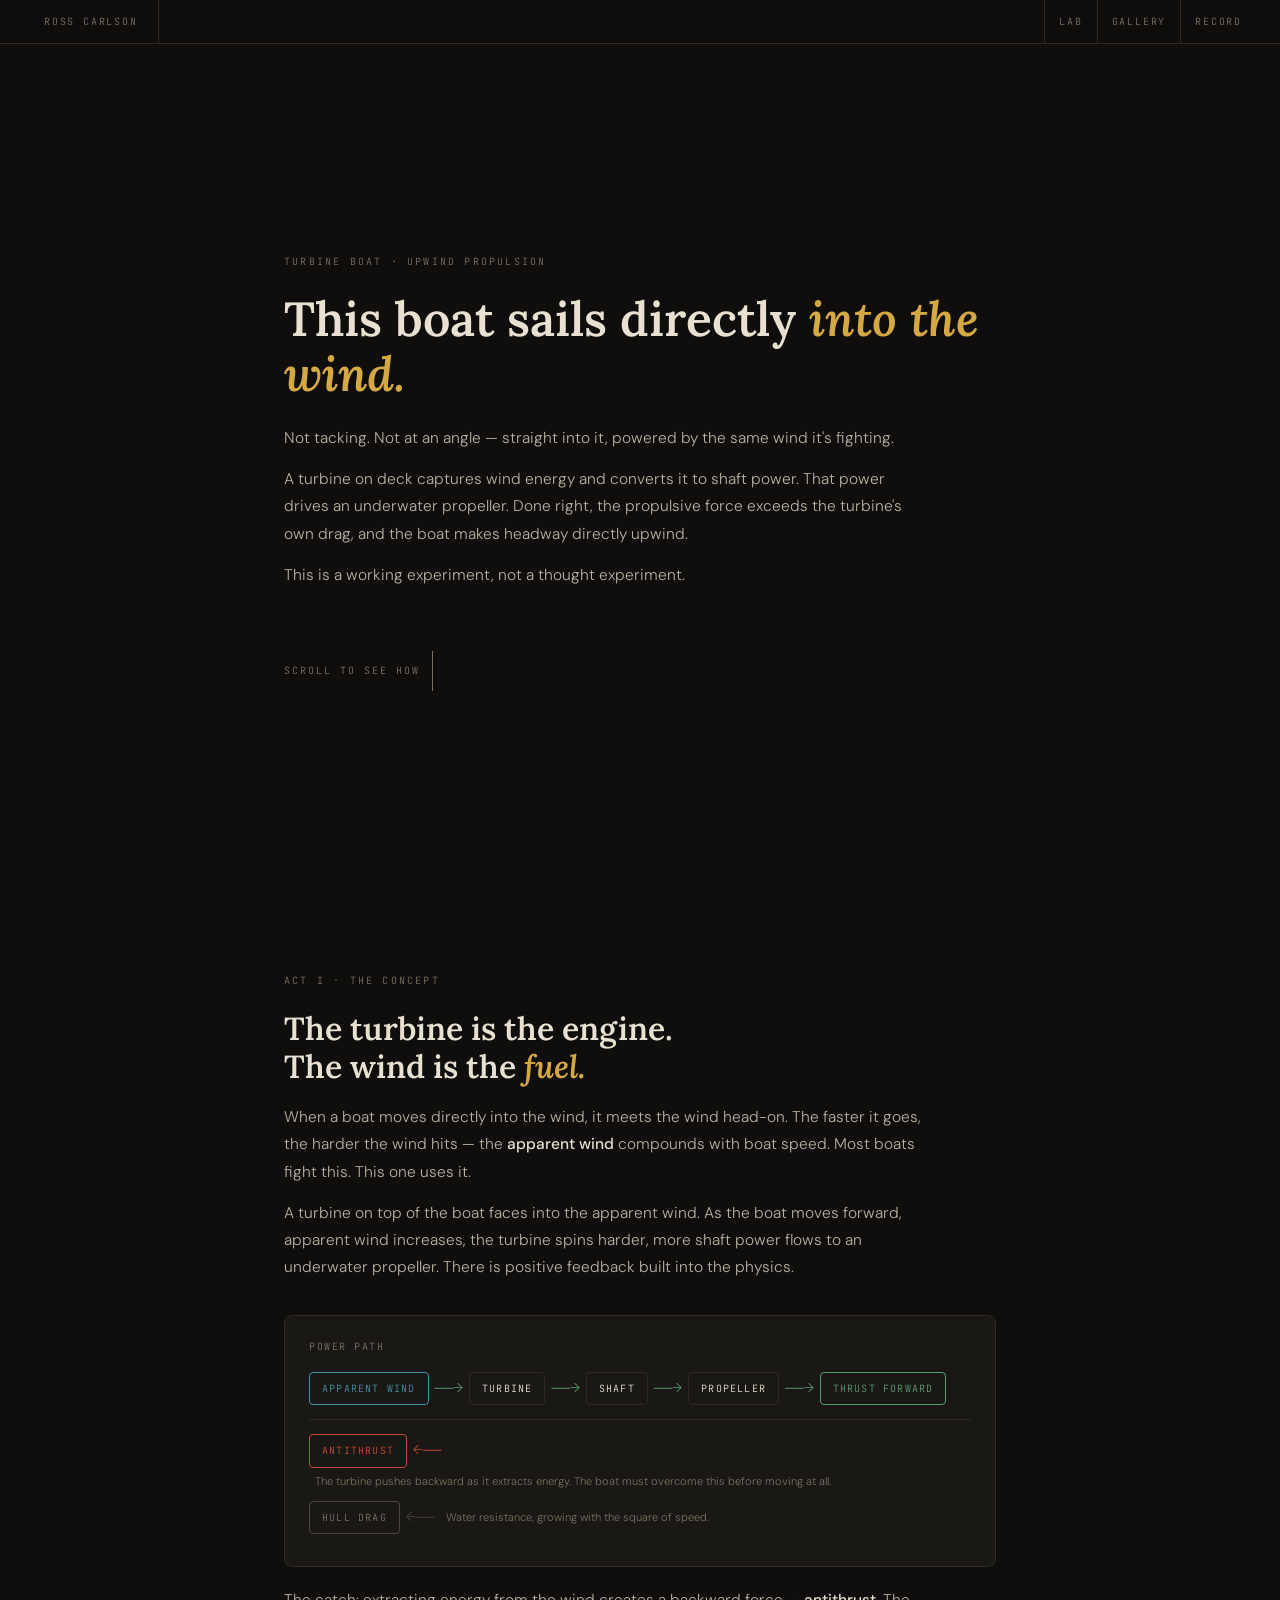
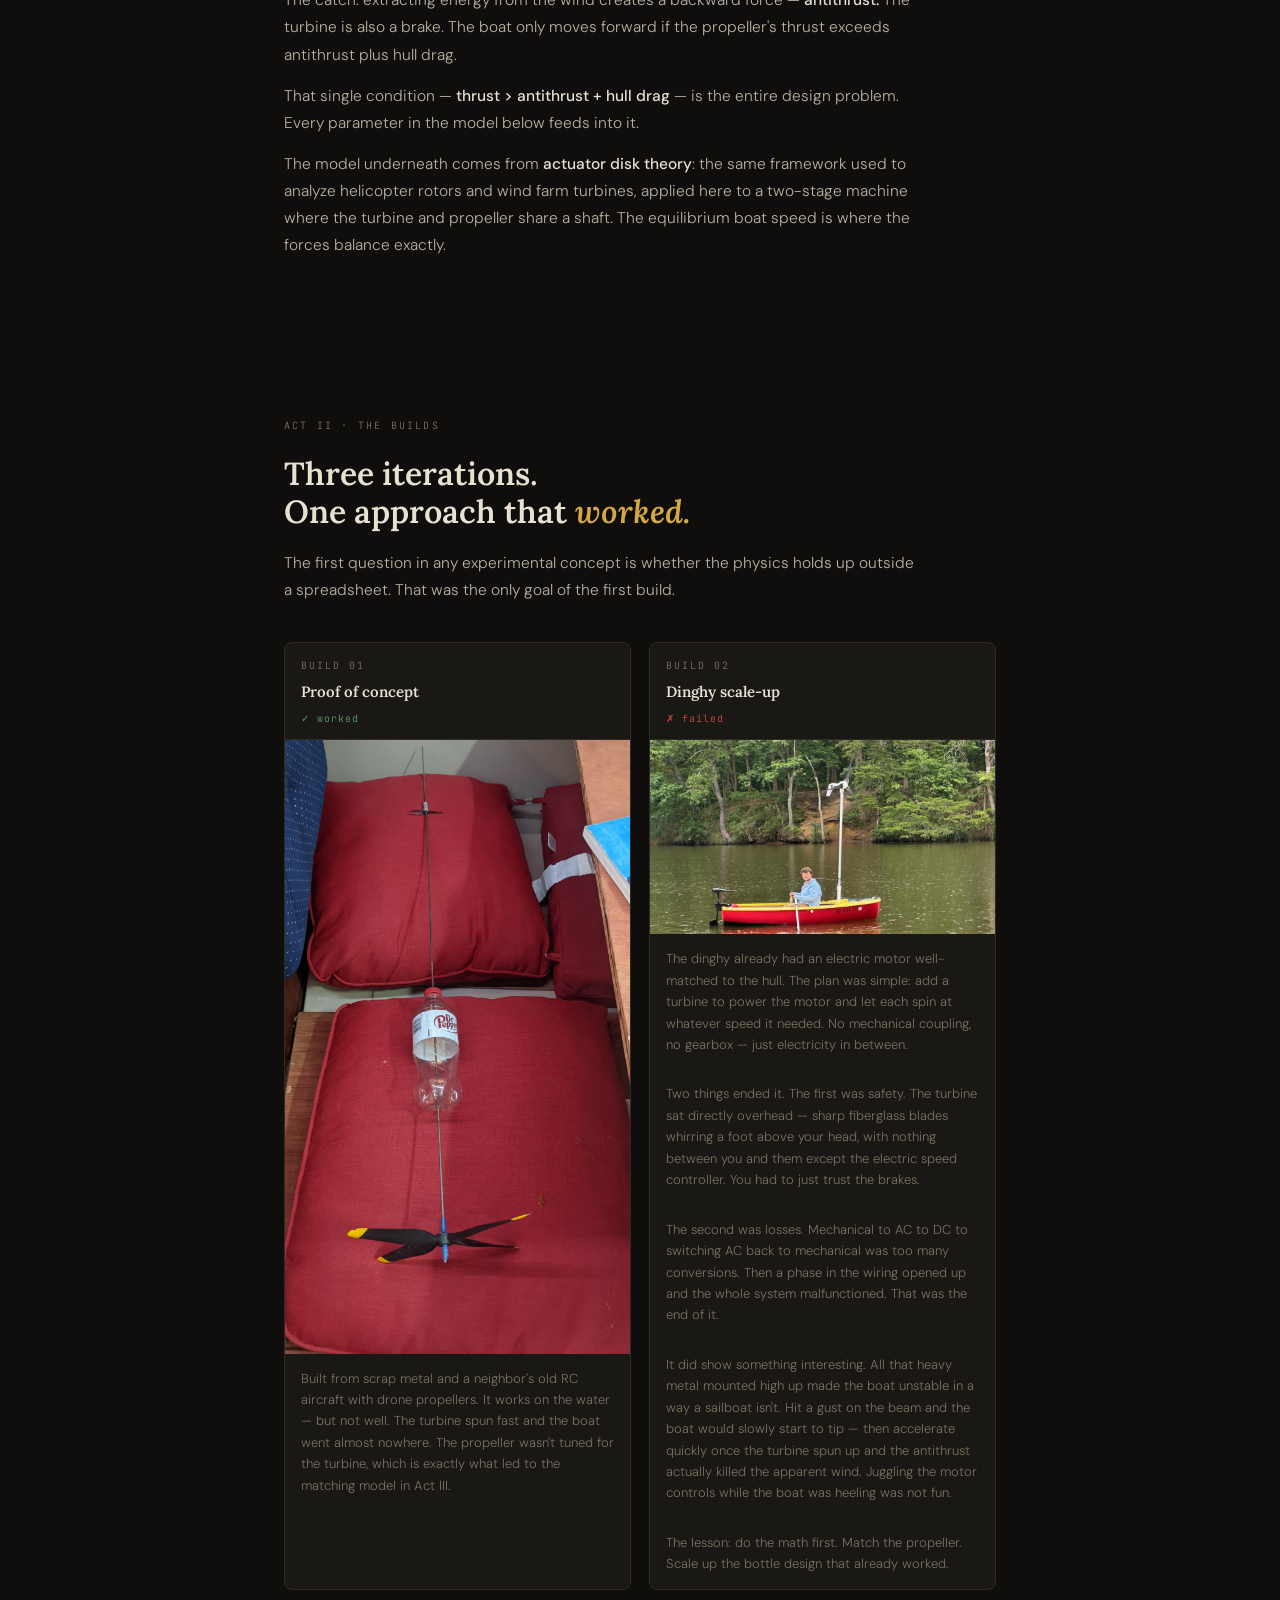
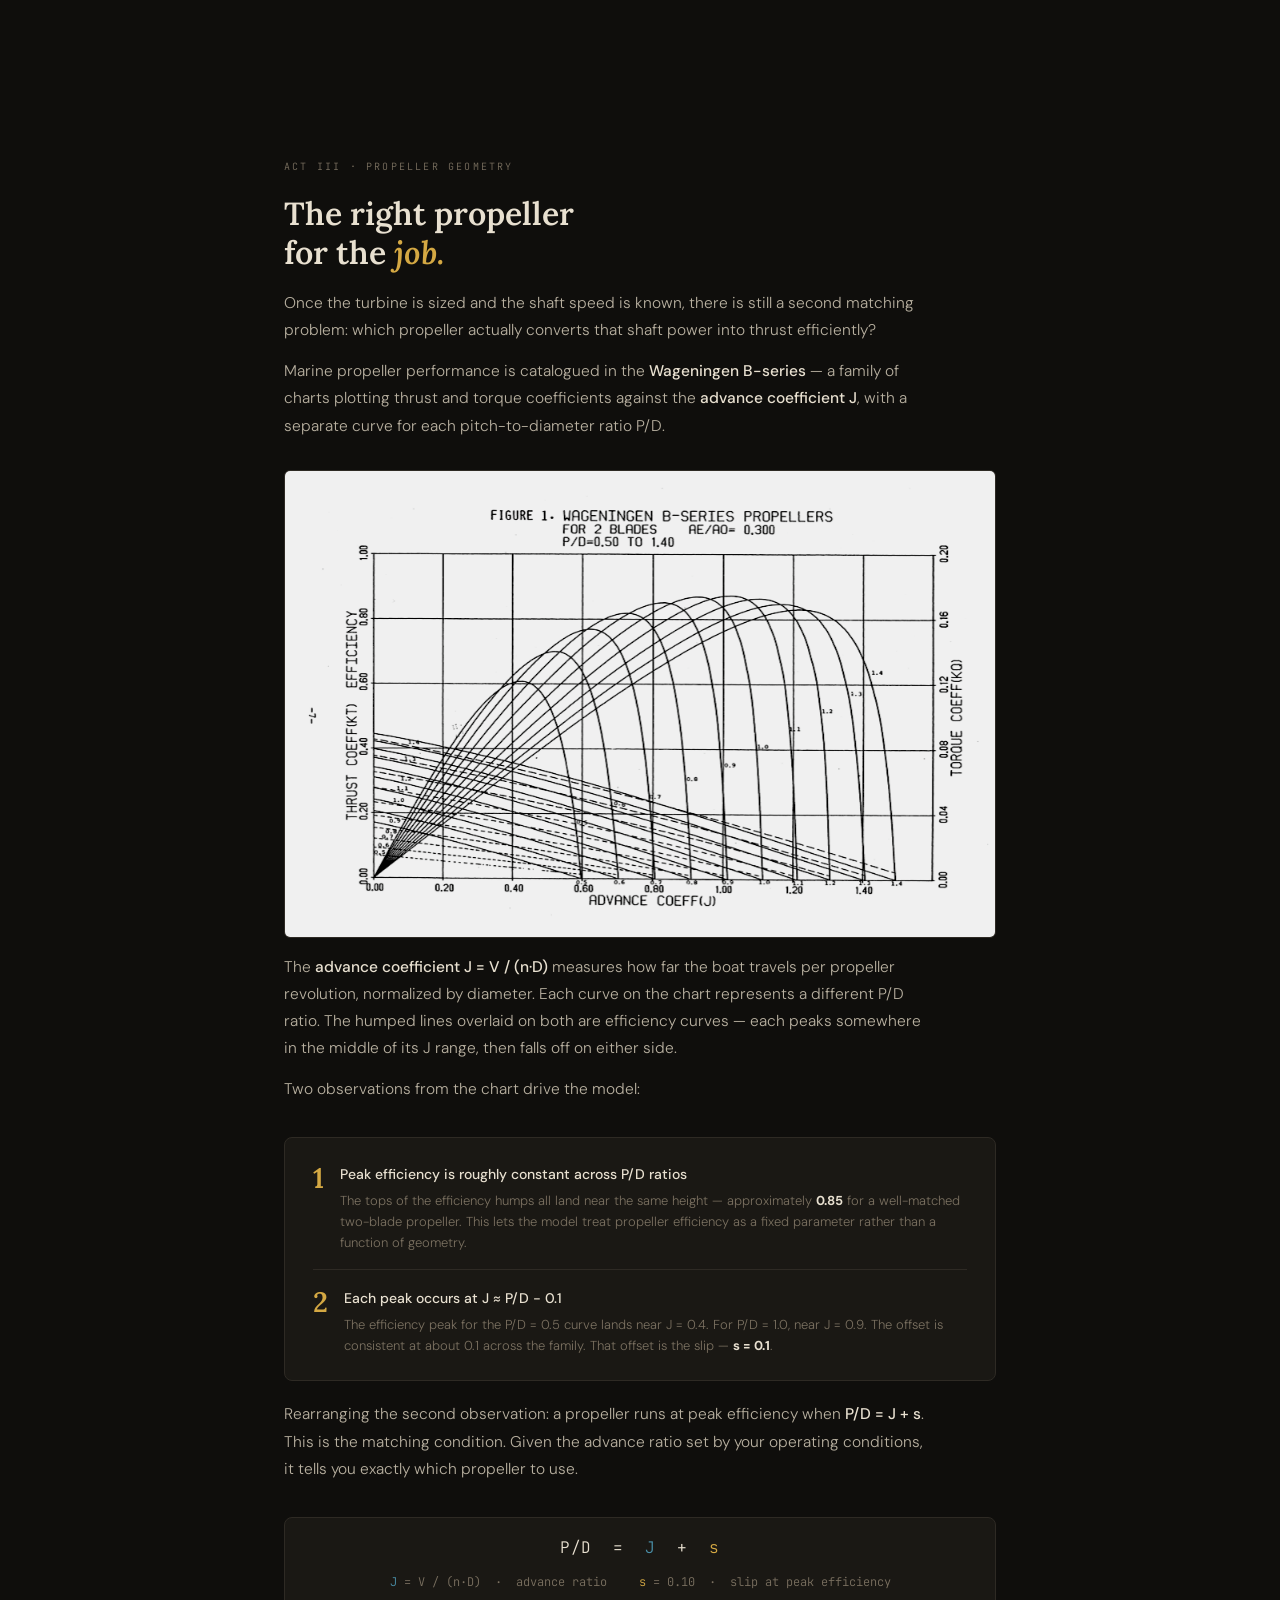
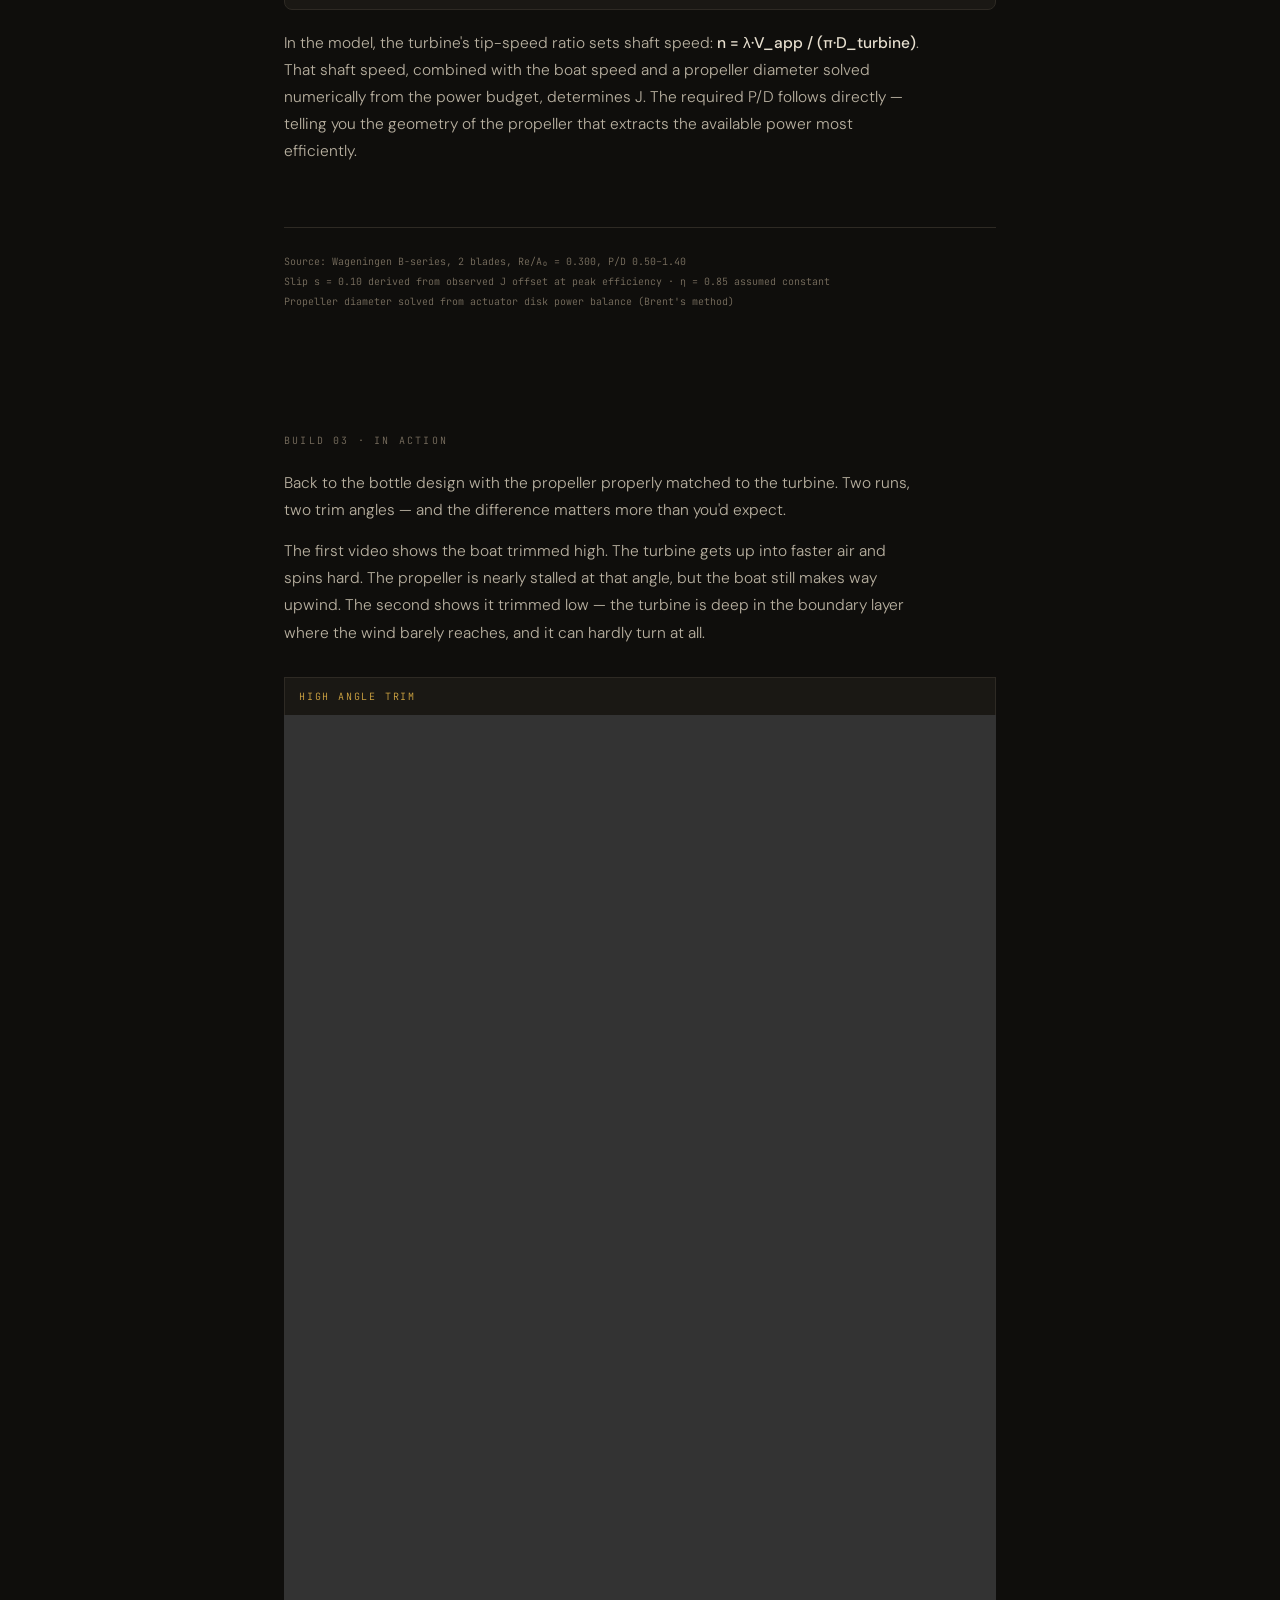
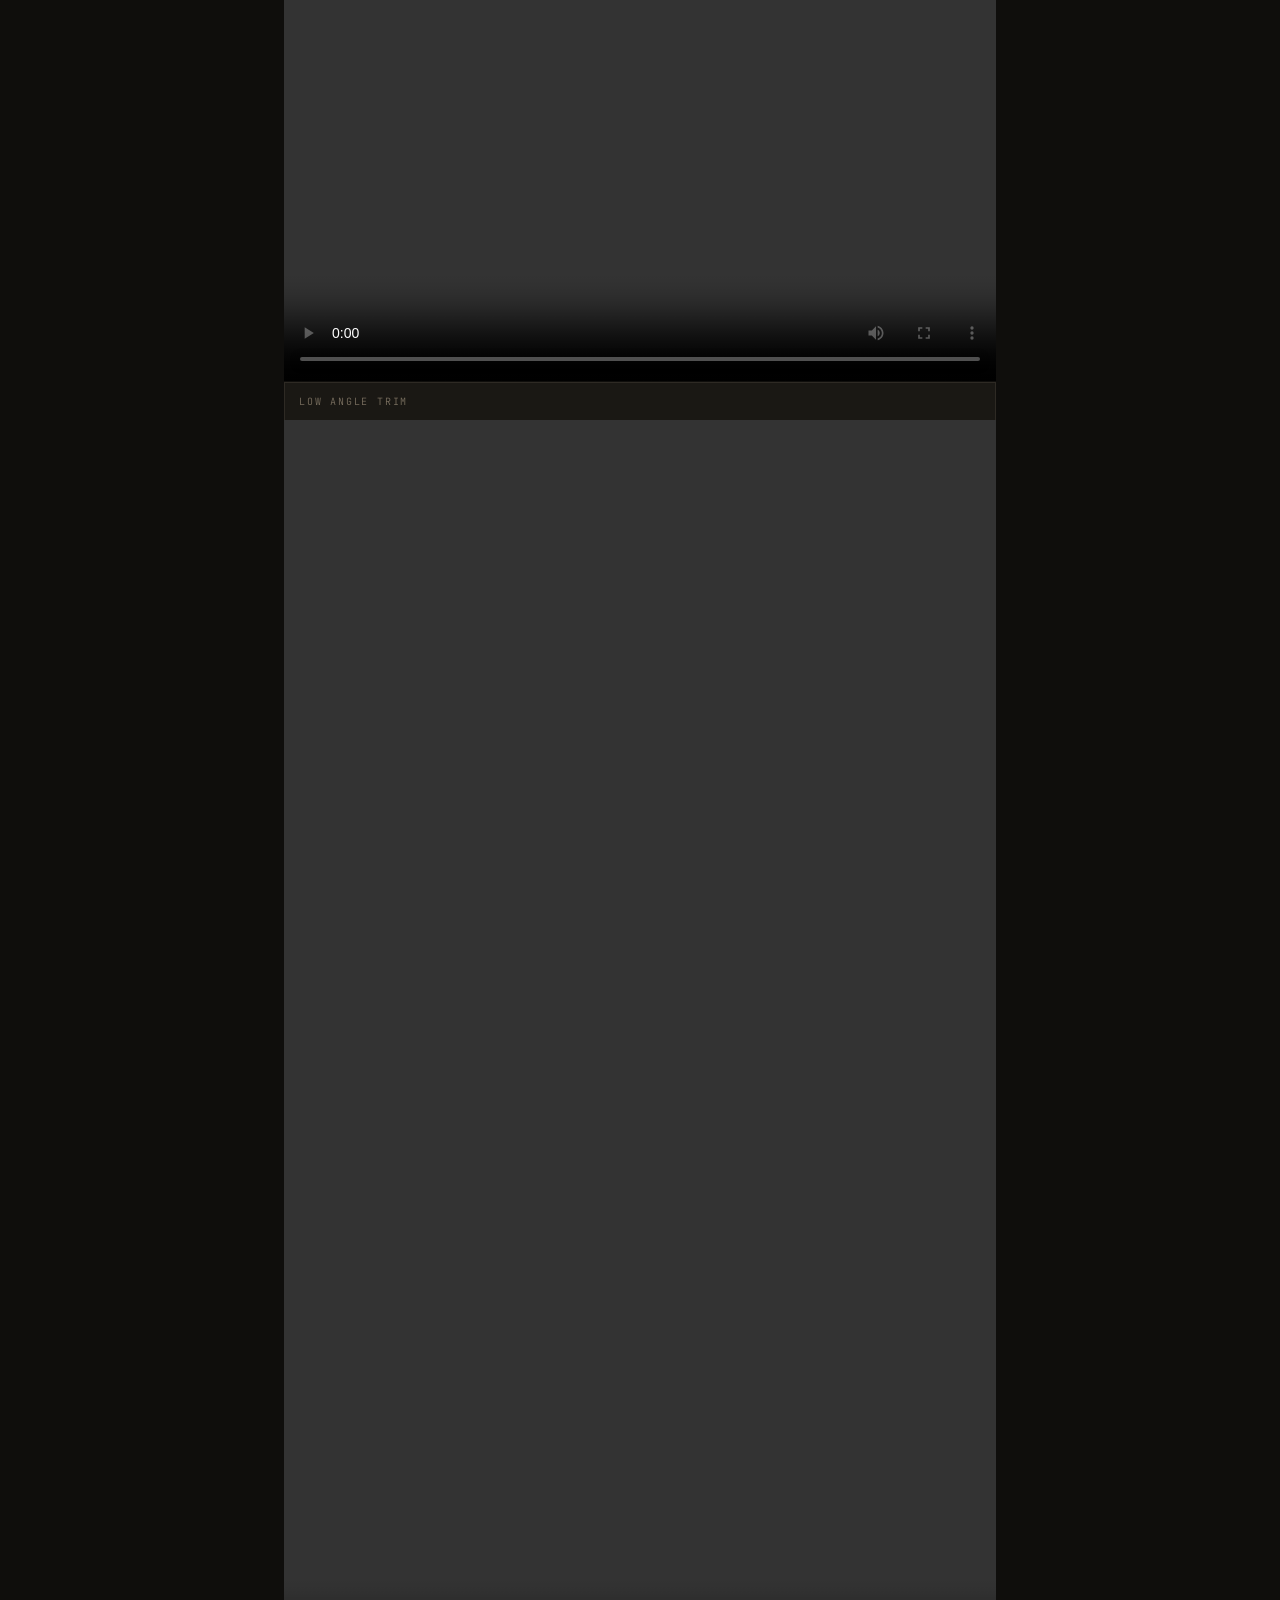
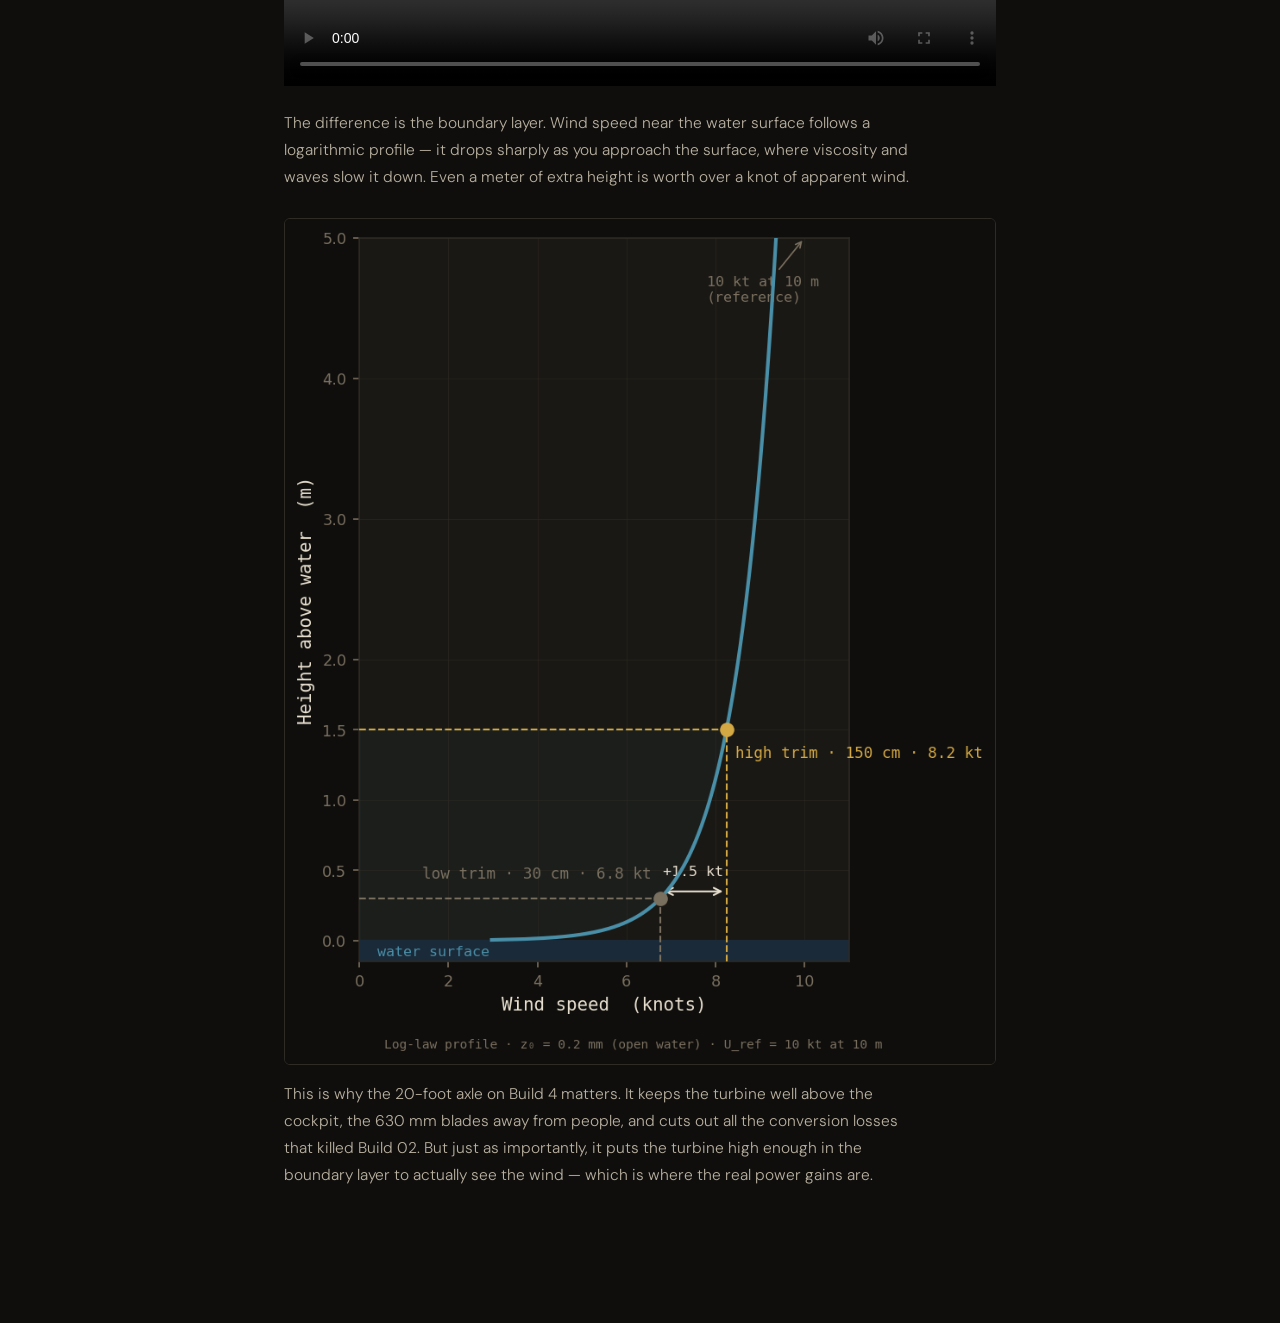
<file: lab/turbine_boat.html>
<!DOCTYPE html>
<html lang="en">
<head>
<meta charset="UTF-8">
<meta name="viewport" content="width=device-width, initial-scale=1.0">
<title>Turbine Boat — Ross Carlson</title>
<link rel="icon" href="../favicon.png">
<link rel="stylesheet" href="../assets/game.css">
<style>
.build-grid {
  display: grid;
  grid-template-columns: 1fr 1fr;
  gap: 18px; margin: 24px 0;
}
.build-card.wide { grid-column: 1 / -1; }
.build-videos { display: grid; grid-template-columns: 1fr 1fr; }
@media (max-width: 560px) { .build-videos { grid-template-columns: 1fr; } }
.build-card {
  background: var(--paper); border: 1px solid var(--rule); border-radius: 8px; overflow: hidden;
}
.build-card-header { padding: 14px 16px 12px; border-bottom: 1px solid var(--rule); }
.build-num {
  font-family: 'JetBrains Mono', monospace; font-size: 10px;
  letter-spacing: 0.2em; text-transform: uppercase; color: var(--muted); margin-bottom: 5px;
}
.build-title { font-family: 'Lora', serif; font-size: 15px; font-weight: 600; color: var(--ink); }
.build-status {
  font-family: 'JetBrains Mono', monospace; font-size: 10px;
  letter-spacing: 0.1em; color: var(--green); margin-top: 4px;
}
.build-status.failed { color: var(--red); }
.build-media {
  position: relative; background: #0c0b09;
}
.build-media.portrait   { aspect-ratio: 9 / 16; }
.build-media.landscape  { aspect-ratio: 16 / 9; }
.build-media iframe {
  position: absolute; top: 0; left: 0; width: 100%; height: 100%; border: 0;
}
.photo-stub {
  position: absolute; top: 0; left: 0; width: 100%; height: 100%;
  display: flex; flex-direction: column; align-items: center; justify-content: center;
  gap: 8px; border: 1px dashed #2e2a24;
}
.photo-stub-icon { font-size: 24px; opacity: 0.25; }
.photo-stub-label {
  font-family: 'JetBrains Mono', monospace; font-size: 10px;
  letter-spacing: 0.18em; text-transform: uppercase; color: var(--muted);
}
.build-desc { padding: 14px 16px; font-size: 13px; color: var(--muted); line-height: 1.65; }

.flow-diagram {
  background: var(--paper); border: 1px solid var(--rule); border-radius: 8px;
  padding: 22px 24px; margin: 20px 0;
}
.flow-row { display: flex; align-items: center; flex-wrap: wrap; gap: 4px; margin-bottom: 10px; }
.flow-box {
  font-family: 'JetBrains Mono', monospace; font-size: 10px; letter-spacing: 0.12em;
  text-transform: uppercase; padding: 7px 12px; border: 1px solid var(--rule);
  border-radius: 4px; color: var(--ink); white-space: nowrap;
}
.flow-arrow { font-size: 13px; color: var(--muted); padding: 0 2px; }
.flow-arrow.fwd { color: var(--green); }
.flow-arrow.back { color: var(--red); }
.flow-note { font-size: 11px; color: var(--muted); padding: 0 6px; }

.outputs-3 { display: grid; grid-template-columns: repeat(3, 1fr); gap: 12px; margin: 16px 0; }
.stat-card.gold { border-top-color: var(--gold); }
.stat-card.gold .stat-val { color: var(--gold); }

@media (max-width: 560px) {
  .outputs-3 { grid-template-columns: 1fr; }
  .build-grid { grid-template-columns: 1fr; }
  .flow-row { gap: 3px; }
  .flow-box { font-size: 9px; padding: 5px 8px; }
}
</style>
</head>
<body>

<nav class="game-nav">
  <a class="game-nav-home" href="../index.html">Ross Carlson</a>
  <ul class="game-nav-links">
    <li><a href="../lab/index.html">Lab</a></li>
    <li><a href="../gallery/index.html">Gallery</a></li>
    <li><a href="../record/index.html">Record</a></li>
  </ul>
</nav>

<!-- HERO -->
<div class="hero">
  <div class="act-label">Turbine Boat · Upwind Propulsion</div>
  <h1>This boat sails directly <em>into the wind.</em></h1>
  <p>Not tacking. Not at an angle — straight into it, powered by the same wind it's fighting.</p>
  <p>A turbine on deck captures wind energy and converts it to shaft power. That power drives an underwater propeller. Done right, the propulsive force exceeds the turbine's own drag, and the boat makes headway directly upwind.</p>
  <p>This is a working experiment, not a thought experiment.</p>
  <div class="scroll-hint">scroll to see how</div>
</div>

<!-- ACT I — THE CONCEPT -->
<div class="act" id="act1">
  <div class="act-label">Act I · The concept</div>
  <h2>The turbine is the engine.<br>The wind is the <em>fuel.</em></h2>

  <p>When a boat moves directly into the wind, it meets the wind head-on. The faster it goes, the harder the wind hits — the <strong>apparent wind</strong> compounds with boat speed. Most boats fight this. This one uses it.</p>

  <p>A turbine on top of the boat faces into the apparent wind. As the boat moves forward, apparent wind increases, the turbine spins harder, more shaft power flows to an underwater propeller. There is positive feedback built into the physics.</p>

  <div class="flow-diagram">
    <div style="font-family:'JetBrains Mono',monospace;font-size:10px;letter-spacing:0.15em;text-transform:uppercase;color:var(--muted);margin-bottom:16px">Power path</div>
    <div class="flow-row">
      <div class="flow-box" style="border-color:var(--blue);color:var(--blue)">Apparent wind</div>
      <div class="flow-arrow fwd">──→</div>
      <div class="flow-box">Turbine</div>
      <div class="flow-arrow fwd">──→</div>
      <div class="flow-box">Shaft</div>
      <div class="flow-arrow fwd">──→</div>
      <div class="flow-box">Propeller</div>
      <div class="flow-arrow fwd">──→</div>
      <div class="flow-box" style="border-color:var(--green);color:var(--green)">Thrust forward</div>
    </div>
    <div style="margin-top:14px;padding-top:14px;border-top:1px solid var(--rule)">
      <div class="flow-row">
        <div class="flow-box" style="border-color:var(--red);color:var(--red)">Antithrust</div>
        <div class="flow-arrow back">←──</div>
        <div class="flow-note">The turbine pushes backward as it extracts energy. The boat must overcome this before moving at all.</div>
      </div>
      <div class="flow-row" style="margin-top:8px">
        <div class="flow-box" style="border-color:#4a4540;color:#7a7060">Hull drag</div>
        <div class="flow-arrow back" style="color:#4a4540">←──</div>
        <div class="flow-note">Water resistance, growing with the square of speed.</div>
      </div>
    </div>
  </div>

  <p>The catch: extracting energy from the wind creates a backward force — <strong>antithrust.</strong> The turbine is also a brake. The boat only moves forward if the propeller's thrust exceeds antithrust plus hull drag.</p>

  <p>That single condition — <strong>thrust > antithrust + hull drag</strong> — is the entire design problem. Every parameter in the model below feeds into it.</p>

  <p>The model underneath comes from <strong>actuator disk theory</strong>: the same framework used to analyze helicopter rotors and wind farm turbines, applied here to a two-stage machine where the turbine and propeller share a shaft. The equilibrium boat speed is where the forces balance exactly.</p>
</div>

<!-- ACT II — THE BUILDS -->
<div class="act" id="act2">
  <div class="act-label">Act II · The builds</div>
  <h2>Three iterations.<br>One approach that <em>worked.</em></h2>

  <p>The first question in any experimental concept is whether the physics holds up outside a spreadsheet. That was the only goal of the first build.</p>

  <div class="build-grid">

    <div class="build-card">
      <div class="build-card-header">
        <div class="build-num">Build 01</div>
        <div class="build-title">Proof of concept</div>
        <div class="build-status">✓ worked</div>
      </div>
      <div class="build-media portrait">
        <img src="turbine_boat_assets/model1.jpg" alt="Proof of concept assembly — turbine and propeller on a Dr Pepper bottle shaft" style="width:100%;height:100%;object-fit:cover;position:absolute;top:0;left:0">
      </div>
      <div class="build-desc">Built from scrap metal and a neighbor's old RC aircraft with drone propellers. It works on the water — but not well. The turbine spun fast and the boat went almost nowhere. The propeller wasn't tuned for the turbine, which is exactly what led to the matching model in Act III.</div>
    </div>

    <div class="build-card">
      <div class="build-card-header">
        <div class="build-num">Build 02</div>
        <div class="build-title">Dinghy scale-up</div>
        <div class="build-status failed">✗ failed</div>
      </div>
      <div class="build-media landscape">
        <img src="turbine_boat_assets/ruci turbine.jpg" alt="10-foot dinghy with wind turbine mounted on mast, on the water" style="width:100%;height:100%;object-fit:cover;position:absolute;top:0;left:0">
      </div>
      <div class="build-desc">The dinghy already had an electric motor well-matched to the hull. The plan was simple: add a turbine to power the motor and let each spin at whatever speed it needed. No mechanical coupling, no gearbox — just electricity in between.</div>
      <div class="build-desc">Two things ended it. The first was safety. The turbine sat directly overhead — sharp fiberglass blades whirring a foot above your head, with nothing between you and them except the electric speed controller. You had to just trust the brakes.</div>
      <div class="build-desc">The second was losses. Mechanical to AC to DC to switching AC back to mechanical was too many conversions. Then a phase in the wiring opened up and the whole system malfunctioned. That was the end of it.</div>
      <div class="build-desc">It did show something interesting. All that heavy metal mounted high up made the boat unstable in a way a sailboat isn't. Hit a gust on the beam and the boat would slowly start to tip — then accelerate quickly once the turbine spun up and the antithrust actually killed the apparent wind. Juggling the motor controls while the boat was heeling was not fun.</div>
      <div class="build-desc">The lesson: do the math first. Match the propeller. Scale up the bottle design that already worked.</div>
    </div>


  </div>
</div>

<!-- ACT III — PROPELLER MATCHING -->
<div class="act" id="act3" style="padding-bottom:120px">
  <div class="act-label">Act III · Propeller geometry</div>
  <h2>The right propeller<br>for the <em>job.</em></h2>

  <p>Once the turbine is sized and the shaft speed is known, there is still a second matching problem: which propeller actually converts that shaft power into thrust efficiently?</p>

  <p>Marine propeller performance is catalogued in the <strong>Wageningen B-series</strong> — a family of charts plotting thrust and torque coefficients against the <strong>advance coefficient J</strong>, with a separate curve for each pitch-to-diameter ratio P/D.</p>

  <div class="chart-wrap" style="padding:0;overflow:hidden">
    <img src="turbine_boat_assets/pitch_diameter_advance_ratio.png"
      alt="Wageningen B-series propeller chart — Kt and Kq vs advance coefficient J for P/D 0.50 to 1.40"
      style="width:100%;display:block;filter:brightness(0.92) contrast(1.05)">
  </div>

  <p>The <strong>advance coefficient J = V / (n·D)</strong> measures how far the boat travels per propeller revolution, normalized by diameter. Each curve on the chart represents a different P/D ratio. The humped lines overlaid on both are efficiency curves — each peaks somewhere in the middle of its J range, then falls off on either side.</p>

  <p>Two observations from the chart drive the model:</p>

  <div class="card" style="margin:20px 0">
    <div style="display:flex;flex-direction:column;gap:16px">
      <div style="display:flex;gap:16px;align-items:flex-start">
        <div style="font-family:'Lora',serif;font-size:28px;font-weight:600;color:var(--gold);flex-shrink:0;line-height:1;padding-top:2px">1</div>
        <div>
          <div style="font-size:14px;font-weight:500;color:var(--ink);margin-bottom:4px">Peak efficiency is roughly constant across P/D ratios</div>
          <div style="font-size:13px;color:var(--muted);line-height:1.6">The tops of the efficiency humps all land near the same height — approximately <strong style="color:var(--ink)">0.85</strong> for a well-matched two-blade propeller. This lets the model treat propeller efficiency as a fixed parameter rather than a function of geometry.</div>
        </div>
      </div>
      <div style="border-top:1px solid var(--rule)"></div>
      <div style="display:flex;gap:16px;align-items:flex-start">
        <div style="font-family:'Lora',serif;font-size:28px;font-weight:600;color:var(--gold);flex-shrink:0;line-height:1;padding-top:2px">2</div>
        <div>
          <div style="font-size:14px;font-weight:500;color:var(--ink);margin-bottom:4px">Each peak occurs at J ≈ P/D − 0.1</div>
          <div style="font-size:13px;color:var(--muted);line-height:1.6">The efficiency peak for the P/D = 0.5 curve lands near J = 0.4. For P/D = 1.0, near J = 0.9. The offset is consistent at about 0.1 across the family. That offset is the slip — <strong style="color:var(--ink)">s = 0.1</strong>.</div>
        </div>
      </div>
    </div>
  </div>

  <p>Rearranging the second observation: a propeller runs at peak efficiency when <strong>P/D = J + s</strong>. This is the matching condition. Given the advance ratio set by your operating conditions, it tells you exactly which propeller to use.</p>

  <div class="flow-diagram" style="padding:16px 24px;text-align:center">
    <div style="font-family:'JetBrains Mono',monospace;font-size:16px;color:var(--ink);letter-spacing:0.04em">
      P/D &nbsp;=&nbsp; <span style="color:var(--blue)">J</span> &nbsp;+&nbsp; <span style="color:var(--gold)">s</span>
    </div>
    <div style="display:flex;justify-content:center;gap:32px;margin-top:10px;font-size:12px;color:var(--muted);font-family:'JetBrains Mono',monospace;flex-wrap:wrap">
      <span><span style="color:var(--blue)">J</span> = V / (n·D) &nbsp;·&nbsp; advance ratio</span>
      <span><span style="color:var(--gold)">s</span> = 0.10 &nbsp;·&nbsp; slip at peak efficiency</span>
    </div>
  </div>

  <p>In the model, the turbine's tip-speed ratio sets shaft speed: <strong>n = λ·V_app / (π·D_turbine)</strong>. That shaft speed, combined with the boat speed and a propeller diameter solved numerically from the power budget, determines J. The required P/D follows directly — telling you the geometry of the propeller that extracts the available power most efficiently.</p>

  <div style="margin-top:48px;padding-top:24px;border-top:1px solid var(--rule);font-family:'JetBrains Mono',monospace;font-size:10px;color:var(--muted);line-height:2">
    Source: Wageningen B-series, 2 blades, Re/A₀ = 0.300, P/D 0.50–1.40<br>
    Slip s = 0.10 derived from observed J offset at peak efficiency · η = 0.85 assumed constant<br>
    Propeller diameter solved from actuator disk power balance (Brent's method)
  </div>
</div>

<!-- BUILD 03 VIDEOS -->
<div class="act" style="padding-top:0;padding-bottom:120px">
  <div class="act-label">Build 03 · In action</div>
  <p>Back to the bottle design with the propeller properly matched to the turbine. Two runs, two trim angles — and the difference matters more than you'd expect.</p>
  <p>The first video shows the boat trimmed high. The turbine gets up into faster air and spins hard. The propeller is nearly stalled at that angle, but the boat still makes way upwind. The second shows it trimmed low — the turbine is deep in the boundary layer where the wind barely reaches, and it can hardly turn at all.</p>
  <div style="margin-top:16px;display:flex;flex-direction:column;gap:0">
    <div>
      <div style="padding:10px 14px;font-family:'JetBrains Mono',monospace;font-size:10px;letter-spacing:0.18em;text-transform:uppercase;color:var(--gold);background:var(--paper);border:1px solid var(--rule);border-bottom:none">High angle trim</div>
      <div class="build-media portrait">
        <video src="turbine_boat_assets/v1.mp4" controls playsinline
          style="position:absolute;top:0;left:0;width:100%;height:100%;object-fit:cover"></video>
      </div>
    </div>
    <div style="margin-top:1px">
      <div style="padding:10px 14px;font-family:'JetBrains Mono',monospace;font-size:10px;letter-spacing:0.18em;text-transform:uppercase;color:var(--muted);background:var(--paper);border:1px solid var(--rule);border-bottom:none">Low angle trim</div>
      <div class="build-media portrait">
        <video src="turbine_boat_assets/v2.mp4" controls playsinline
          style="position:absolute;top:0;left:0;width:100%;height:100%;object-fit:cover"></video>
      </div>
    </div>
  </div>
  <p style="margin-top:24px">The difference is the boundary layer. Wind speed near the water surface follows a logarithmic profile — it drops sharply as you approach the surface, where viscosity and waves slow it down. Even a meter of extra height is worth over a knot of apparent wind.</p>
  <div class="chart-wrap" style="padding:0;overflow:hidden;margin-top:12px">
    <img src="turbine_boat_assets/boundary_layer.png"
      alt="Atmospheric boundary layer wind profile over water — wind speed vs height, showing low and high trim operating points"
      style="width:100%;display:block">
  </div>
  <p>This is why the 20-foot axle on Build 4 matters. It keeps the turbine well above the cockpit, the 630 mm blades away from people, and cuts out all the conversion losses that killed Build 02. But just as importantly, it puts the turbine high enough in the boundary layer to actually see the wind — which is where the real power gains are.</p>
</div>
</body>
</html>
</file>
<file: assets/styles.css>
@import url('https://fonts.googleapis.com/css2?family=Playfair+Display:ital,wght@0,400;0,500;1,400&family=DM+Mono:ital,wght@0,400;0,500&family=DM+Sans:wght@300;400;500&display=swap');

* { box-sizing: border-box; margin: 0; padding: 0; min-width: 0; }

html, body { overflow-x: hidden; }

:root {
  --bg:      #18120a;
  --bg2:     #201610;
  --bg3:     #271c10;
  --grain:   #2e2010;
  --carpet:  #7a1010;
  --carpet2: #8b1a1a;
  --gold:    #c8a030;
  --gold-d:  #6a5010;
  --gold-lt: #ddb84a;
  --cream:   #f0e4cc;
  --cream2:  #c8b090;
  --cream3:  #7a6040;
  --frame:   #b89040;
}

.site { background: var(--bg); font-family: 'DM Sans', sans-serif; color: var(--cream); }

.carpet-stripe { height: 4px; background: var(--carpet); }

nav {
  display: flex; align-items: stretch; justify-content: space-between;
  padding-left: 0; border-bottom: 1px solid var(--grain); background: var(--bg2);
}
.nav-logo { font-family: 'Playfair Display', serif; font-style: italic; font-size: 24px; letter-spacing: 0.06em; color: var(--gold-lt); display: flex; align-items: center; padding: 0 2.4rem; text-decoration: none; border-right: 1px solid var(--gold-d); transition: color 0.15s, background 0.15s; min-height: 4rem; }
.nav-logo:hover { color: var(--cream); background: rgba(184,144,64,0.07); }
.nav-links { display: flex; gap: 0; list-style: none; align-self: stretch; align-items: stretch; }
.nav-links li { display: flex; }
.nav-links a { font-size: 11px; color: var(--cream3); text-decoration: none; letter-spacing: 0.1em; text-transform: uppercase; transition: color 0.15s, background 0.15s; display: flex; align-items: center; padding: 0 1.6rem; border-left: 1px solid var(--gold-d); }
.nav-links a:hover { color: var(--gold-lt); background: rgba(184,144,64,0.07); }

.hero {
  padding: 4rem 2.4rem 3.5rem;
  border-bottom: 1px solid var(--grain);
  display: grid;
  grid-template-columns: 3fr 2fr;
  gap: 3rem;
  align-items: start;
}

.hero-eyebrow {
  font-family: 'DM Mono', monospace;
  font-size: 13px; letter-spacing: 0.16em; text-transform: uppercase;
  color: var(--carpet2); margin-bottom: 1.1rem;
}

.hero-name {
  font-family: 'Playfair Display', serif;
  font-size: 50px; font-weight: 400; line-height: 1.1;
  color: var(--cream); margin-bottom: 0.6rem;
}
.hero-tagline {
  font-family: 'DM Mono', monospace;
  font-size: 11px;
  letter-spacing: 0.12em;
  text-transform: uppercase;
  color: var(--gold);
  margin-bottom: 1.6rem;
}
.hero-name em { font-style: italic; color: var(--gold-lt); }

.hero-bio {
  font-size: 14px; color: var(--cream2); line-height: 1.9;
  font-weight: 300; max-width: 420px;
}

.hero-aside { padding-bottom: 6px; }

.hero-photo {
  width: 100%;
  display: block;
  margin-bottom: 1.2rem;
  border: 1px solid var(--gold-d);
  filter: grayscale(20%);
}

.aside-note {
  border-left: 2px solid var(--carpet2);
  padding: 0.8rem 1rem;
  margin-bottom: 1.2rem;
  background: rgba(139,26,26,0.07);
}
.aside-note:last-child { margin-bottom: 0; }

.aside-label {
  font-family: 'DM Mono', monospace;
  font-size: 12px; letter-spacing: 0.14em; text-transform: uppercase;
  color: var(--gold-lt); margin-bottom: 0.35rem;
}

.aside-val {
  font-family: 'DM Sans', sans-serif;
  font-size: 13px; color: var(--cream2); line-height: 1.55;
}

.divider {
  display: flex; align-items: center; gap: 1rem;
  padding: 1.8rem 2.4rem 1rem;
}
.divider-label {
  font-family: 'DM Mono', monospace; font-size: 13px;
  letter-spacing: 0.16em; text-transform: uppercase;
  color: var(--carpet2); white-space: nowrap;
}
.divider-rule { flex: 1; height: 1px; background: var(--grain); }

.sections-grid {
  display: grid;
  grid-template-columns: repeat(3, 1fr);
  border-top: 1px solid var(--grain);
}

.sections-grid > * { border-right: 1px solid var(--grain); border-bottom: 1px solid var(--grain); }
.sections-grid > *:last-child { border-right: none; }
.section-card--blank { min-height: 160px; }

.section-card-link { display: block; text-decoration: none; color: inherit; transition: background 0.18s, border-color 0.18s; }
.section-card-link:hover { background: rgba(255,255,255,0.04); }
.section-card-link:hover .sc-frame { border-color: var(--gold-lt); }
.section-card-link:hover .sc-title { color: var(--gold-lt); }

.section-card {
  padding: 2rem 1.8rem 2rem;
}

.sc-number {
  font-family: 'DM Mono', monospace;
  font-size: 11px; color: var(--gold-d);
  margin-bottom: 0.9rem; letter-spacing: 0.06em;
}

.sc-frame {
  display: inline-block;
  border: 1px solid var(--frame);
  padding: 0.5rem 0.9rem;
  margin-bottom: 1rem;
  position: relative;
}
.sc-frame::before {
  content: ''; position: absolute; inset: 3px;
  border: 1px solid rgba(184,144,64,0.18); pointer-events: none;
}

.sc-title {
  font-family: 'Playfair Display', serif;
  font-size: 20px; font-weight: 400;
  color: var(--cream); line-height: 1.2;
}
.sc-title em { font-style: italic; color: var(--gold); }

.sc-subtitle {
  font-family: 'DM Mono', monospace;
  font-size: 12px; letter-spacing: 0.13em; text-transform: uppercase;
  color: var(--carpet2); margin-bottom: 0.9rem;
}

.sc-desc {
  font-size: 13px; color: var(--cream3); line-height: 1.75;
  font-weight: 300; margin-bottom: 1.4rem;
}

.sc-link {
  font-family: 'DM Mono', monospace;
  font-size: 10px; letter-spacing: 0.1em; text-transform: uppercase;
  color: var(--cream3);
}

.who-strip {
  padding: 2.4rem 2.4rem 2.8rem;
  display: grid;
  grid-template-columns: 2fr 3fr;
  gap: 3rem;
  border-bottom: 1px solid var(--grain);
  align-items: start;
}

.who-heading {
  font-family: 'Playfair Display', serif;
  font-size: 28px; font-weight: 400;
  color: var(--cream); line-height: 1.2;
  margin-bottom: 1rem;
}
.who-heading em { font-style: italic; color: var(--gold-lt); }

.who-meta {
  font-family: 'DM Mono', monospace;
  font-size: 10px; letter-spacing: 0.1em; text-transform: uppercase;
  color: var(--cream3); line-height: 2;
}

.who-right {
  font-size: 14px; color: var(--cream2); line-height: 1.9; font-weight: 300;
}

.who-right p + p { margin-top: 1rem; }

footer {
  background: var(--bg2);
  border-top: 3px solid var(--carpet);
  padding-left: 2.4rem;
  display: flex; align-items: stretch; justify-content: space-between;
}
.footer-sig { font-family: 'DM Sans', sans-serif; font-size: 14px; color: var(--cream3); display: flex; align-items: center; }
.footer-links { display: flex; gap: 0; list-style: none; align-self: stretch; align-items: stretch; }
.footer-links li { display: flex; }
.footer-links a { font-family: 'DM Mono', monospace; font-size: 10px; letter-spacing: 0.08em; text-transform: uppercase; color: var(--cream3); text-decoration: none; display: flex; align-items: center; padding: 1.1rem 1.4rem; border-left: 1px solid var(--gold-d); transition: color 0.15s, background 0.15s; }
.footer-links a:hover { color: var(--gold-lt); background: rgba(184,144,64,0.07); }

@media (orientation: portrait), (max-width: 640px) {
  .hero {
    grid-template-columns: 1fr;
    padding: 2.4rem 1.4rem 2rem;
  }
  .hero-name { font-size: 36px; }
  .hero-photo { max-width: 320px; margin: 0 auto; }

  .sections-grid { grid-template-columns: 1fr; }
  .sections-grid > * { border-right: none; }
  .sections-grid > *:last-child { border-bottom: none; }
  .section-card--blank { display: none; }

  .who-strip {
    grid-template-columns: 1fr;
    gap: 1.2rem;
    padding: 2rem 1.4rem;
  }

  .divider { padding: 1.4rem 1.4rem 0.8rem; }

  nav { padding-left: 0; }
  .nav-logo { padding: 0 1.2rem; font-size: 20px; }
  .nav-links a { padding: 0 1rem; }
}
</file>
<file: assets/game.css>
@import url('https://fonts.googleapis.com/css2?family=Lora:ital,wght@0,400;0,600;1,400&family=JetBrains+Mono:wght@400;600&family=DM+Sans:wght@300;400;500&display=swap');

:root {
  --bg:     #0f0e0c;
  --paper:  #1a1814;
  --ink:    #e8e0d0;
  --muted:  #7a7060;
  --rule:   #2e2a24;
  --gold:   #d4a843;
  --red:    #c44b3a;
  --blue:   #4a8fa8;
  --green:  #5a9e6f;
}

* { box-sizing: border-box; margin: 0; padding: 0; }
html { scroll-behavior: smooth; }
body {
  background: var(--bg);
  color: var(--ink);
  font-family: 'DM Sans', sans-serif;
  font-weight: 300;
  line-height: 1.75;
  overflow-x: hidden;
}

/* NAV */
.game-nav {
  position: fixed; top: 0; left: 0; right: 0; z-index: 100;
  display: flex; align-items: center; justify-content: space-between;
  padding: 0 24px;
  height: 44px;
  background: rgba(15,14,12,0.88);
  border-bottom: 1px solid var(--rule);
  backdrop-filter: blur(8px);
  -webkit-backdrop-filter: blur(8px);
}
.game-nav-home {
  font-family: 'JetBrains Mono', monospace;
  font-size: 10px; letter-spacing: 0.18em; text-transform: uppercase;
  color: var(--muted); text-decoration: none; transition: color 0.15s;
  display: flex; align-items: center; justify-content: center;
  align-self: stretch; padding: 0 20px;
  border-right: 1px solid var(--rule);
}
.game-nav-home:hover { color: var(--gold); }
.game-nav-links {
  display: flex; gap: 0; list-style: none;
}
.game-nav-links li a {
  font-family: 'JetBrains Mono', monospace;
  font-size: 10px; letter-spacing: 0.18em; text-transform: uppercase;
  color: var(--muted); text-decoration: none;
  padding: 0 14px; height: 44px; display: flex; align-items: center;
  border-left: 1px solid var(--rule); transition: color 0.15s;
}
.game-nav-links li a:hover { color: var(--gold); }

.act {
  display: flex;
  flex-direction: column;
  justify-content: center;
  padding: 8vh 24px;
  max-width: 760px;
  margin: 0 auto;
}

.act-label {
  font-family: 'JetBrains Mono', monospace;
  font-size: 10px;
  letter-spacing: 0.22em;
  text-transform: uppercase;
  color: var(--muted);
  margin-bottom: 20px;
}

h1 {
  font-family: 'Lora', serif;
  font-size: clamp(28px, 5.5vw, 48px);
  font-weight: 600;
  line-height: 1.15;
  margin-bottom: 24px;
  color: var(--ink);
}
h1 em { color: var(--gold); font-style: italic; }
h2 {
  font-family: 'Lora', serif;
  font-size: clamp(20px, 3.8vw, 32px);
  font-weight: 600;
  line-height: 1.2;
  margin-bottom: 18px;
  color: var(--ink);
}
h2 em { color: var(--gold); font-style: italic; }

p { font-size: 15.5px; color: #b8b0a0; margin-bottom: 14px; max-width: 640px; }
p strong { color: var(--ink); font-weight: 500; }
p em { color: var(--gold); font-style: italic; }

.divider { width: 40px; height: 2px; background: var(--gold); opacity: 0.4; margin: 32px 0; }

.card {
  background: var(--paper);
  border: 1px solid var(--rule);
  border-radius: 8px;
  padding: 24px 28px;
  margin: 20px 0;
}

/* HERO */
.hero {
  min-height: 100vh;
  display: flex; flex-direction: column; justify-content: center;
  max-width: 760px; margin: 0 auto; padding: 80px 24px 80px; padding-top: calc(80px + 44px);
}
.scroll-hint {
  font-family: 'JetBrains Mono', monospace;
  font-size: 10px; letter-spacing: 0.2em; text-transform: uppercase;
  color: var(--muted); margin-top: 48px;
  display: flex; align-items: center; gap: 12px;
}
.scroll-hint::after {
  content: ''; display: block; width: 1px; height: 40px;
  background: var(--muted);
  animation: pulse 2s ease-in-out infinite;
}
@keyframes pulse { 0%,100%{opacity:.3} 50%{opacity:.8} }

/* ACT 1 */
.offer-display { text-align: center; padding: 24px 0 16px; }

.choice-cards { display: grid; grid-template-columns: 1fr 1fr; gap: 12px; margin: 16px 0; }
.choice-card {
  border: 1px solid var(--rule); border-radius: 8px; padding: 24px 16px;
  cursor: pointer; background: transparent; width: 100%; text-align: center;
  transition: border-color 0.18s, background 0.18s; font-family: inherit;
}
.choice-card:disabled { opacity: 0.3; cursor: default; }
.choice-card-label {
  font-family: 'JetBrains Mono', monospace; font-size: 10px;
  letter-spacing: 0.18em; text-transform: uppercase; color: var(--muted); margin-bottom: 14px;
}
.choice-card-num {
  font-family: 'Lora', serif; font-size: 44px; font-weight: 600;
  line-height: 1; margin-bottom: 10px;
}
.choice-card-desc { font-size: 11px; color: var(--muted); line-height: 1.6; }

.reject-card:not(:disabled):hover { border-color: var(--red); background: rgba(196,75,58,0.04); }
.reject-card .choice-card-num { color: var(--ink); }

.accept-card .choice-card-num { color: var(--gold); }
.accept-card:not(:disabled):hover { border-color: var(--green); background: rgba(90,158,111,0.04); }
.accept-card:not(:disabled):hover .choice-card-num { color: var(--green); }
.offer-week {
  font-family: 'JetBrains Mono', monospace;
  font-size: 10px; letter-spacing: 0.2em; text-transform: uppercase;
  color: var(--muted); margin-bottom: 10px;
}
.offer-number {
  font-family: 'Lora', serif; font-size: 64px; font-weight: 600;
  color: var(--gold); line-height: 1; margin-bottom: 6px;
}
.offer-number.pop { animation: offerPop 0.35s cubic-bezier(.34,1.56,.64,1); }
@keyframes offerPop { 0%{transform:scale(.7);opacity:.3} 100%{transform:scale(1);opacity:1} }
.offer-sub { font-size: 12px; color: var(--muted); }

.decision-btns { display: flex; gap: 12px; justify-content: center; margin-top: 20px; }
.btn {
  font-family: 'JetBrains Mono', monospace;
  font-size: 11px; letter-spacing: 0.12em; text-transform: uppercase;
  border: none; border-radius: 4px; padding: 12px 28px;
  cursor: pointer; transition: all 0.15s; font-weight: 600;
}
.btn-accept { background: var(--green); color: #fff; }
.btn-accept:hover { background: #6dba85; transform: translateY(-1px); }
.btn-reject { background: transparent; border: 1px solid var(--rule); color: var(--muted); }
.btn-reject:hover { border-color: var(--red); color: var(--red); }
.btn:disabled { opacity: 0.3; cursor: default; transform: none !important; }

.benefits-row {
  display: flex; gap: 20px; justify-content: center;
  margin-top: 14px; flex-wrap: wrap;
}
.bstat { font-family: 'JetBrains Mono', monospace; font-size: 11px; color: var(--muted); }
.bstat span { color: var(--blue); }

/* offer table */
.table-wrap { overflow-x: auto; margin-top: 16px; border-radius: 6px; border: 1px solid var(--rule); }
table { border-collapse: collapse; font-family: 'JetBrains Mono', monospace; font-size: 11px; min-width: 100%; }
th {
  background: #111009; color: var(--muted); padding: 7px 9px;
  text-align: center; border-bottom: 1px solid var(--rule);
  font-weight: 400; letter-spacing: 0.05em; white-space: nowrap;
}
th.row-label { text-align: left; min-width: 80px; }
td {
  padding: 5px 9px; text-align: center;
  border-bottom: 1px solid rgba(46,42,36,0.5);
  color: #4a4540; white-space: nowrap;
}
td.row-label { text-align: left; color: var(--muted); }
td.sub-row { color: #38342e; font-size: 10px; }
td.cell-best { background: rgba(212,168,67,0.14) !important; color: var(--gold) !important; }
td.cell-user { background: rgba(90,158,111,0.14) !important; color: var(--green) !important; }
td.cell-user-best {
  background: rgba(212,168,67,0.22) !important; color: var(--gold) !important;
  outline: 2px solid var(--gold); outline-offset: -2px;
}
tr:hover td { background: rgba(255,255,255,0.012); }

.table-legend { display: flex; gap: 16px; margin-top: 10px; flex-wrap: wrap; }
.tleg { display: flex; align-items: center; gap: 6px; font-size: 11px; color: var(--muted); font-family: 'JetBrains Mono', monospace; }
.tleg-sw { width: 12px; height: 12px; border-radius: 2px; }

.reveal-stats { display: grid; grid-template-columns: repeat(3,1fr); gap: 12px; margin-top: 20px; }
.rstat { background: rgba(255,255,255,0.02); border: 1px solid var(--rule); border-radius: 6px; padding: 14px; text-align: center; }
.rstat-val { font-family: 'Lora', serif; font-size: 24px; font-weight: 600; margin-bottom: 4px; }
.rstat-lbl { font-size: 11px; color: var(--muted); line-height: 1.3; }
.rstat.good .rstat-val { color: var(--green); }
.rstat.bad  .rstat-val { color: var(--red); }
.rstat.neutral .rstat-val { color: var(--gold); }

.reveal-narrative {
  margin-top: 16px; padding: 14px 18px;
  background: rgba(212,168,67,0.05);
  border-left: 2px solid rgba(212,168,67,0.35);
  border-radius: 0 4px 4px 0;
  font-size: 13.5px; color: #a09880; line-height: 1.65;
}
.reveal-narrative strong { color: var(--ink); }

/* ACT 2 CLICKER */
.clicker-arena { text-align: center; padding: clamp(4px, 1vh, 8px) 0; }
.click-btn {
  width: clamp(70px, 10vh, 100px); height: clamp(70px, 10vh, 100px); border-radius: 50%;
  border: 2px solid var(--gold); background: transparent;
  cursor: pointer; display: flex; flex-direction: column;
  align-items: center; justify-content: center;
  margin: 0 auto 20px; transition: all 0.1s;
  user-select: none; -webkit-user-select: none;
}
.click-btn:active { transform: scale(0.91); background: rgba(212,168,67,0.08); }
.click-cps-big {
  font-family: 'JetBrains Mono', monospace;
  font-size: 22px; font-weight: 600; color: var(--ink); display: block;
}
.cps-meter { display: flex; align-items: center; gap: 10px; margin-bottom: 6px; }
.cps-bar-track { flex: 1; height: 5px; background: var(--rule); border-radius: 3px; overflow: hidden; }
.cps-bar-fill {
  height: 100%; border-radius: 3px;
  background: linear-gradient(90deg, var(--green), var(--gold), var(--red));
  transition: width 0.25s ease;
}
.cps-val { font-family: 'JetBrains Mono', monospace; font-size: 12px; color: var(--gold); min-width: 52px; text-align: right; }
.exhaustion { font-size: 12px; color: var(--red); font-style: italic; min-height: 16px; opacity: 0; transition: opacity 0.3s; }
.exhaustion.show { opacity: 1; }
.needs-ladder { display: flex; flex-direction: column; gap: clamp(2px, 0.4vh, 4px); margin: clamp(4px, 1vh, 8px) 0; }
.need-row {
  display: flex; align-items: center; gap: 12px;
  padding: clamp(3px, 0.7vh, 6px) 12px; border-radius: 6px; border: 1px solid var(--rule);
  opacity: 0.3; transform: translateX(-6px); transition: all 0.35s ease;
}
.need-row.unlocked { opacity: 1; transform: translateX(0); border-color: var(--green); background: rgba(90,158,111,0.06); }
.need-icon { font-size: clamp(13px, 2vh, 18px); filter: grayscale(1); transition: filter 0.35s; width: 24px; text-align: center; flex-shrink: 0; }
.need-row.unlocked .need-icon { filter: grayscale(0); }
.need-body { flex: 1; }
.need-name { font-size: 13px; font-weight: 500; color: var(--ink); margin-bottom: 1px; }
.need-desc { font-size: 11px; color: var(--muted); line-height: 1.3; }
.need-thresh { font-family: 'JetBrains Mono', monospace; font-size: 10px; color: var(--muted); flex-shrink: 0; }
.need-row.unlocked .need-thresh { color: var(--green); }

/* ACT 3 LEVERAGE */
.persona-cards { display: grid; grid-template-columns: 1fr 1fr; gap: 12px; margin: 18px 0; }
.persona { border: 1px solid var(--rule); border-radius: 6px; padding: 14px; cursor: pointer; transition: all 0.25s; }
.persona:hover { border-color: rgba(212,168,67,0.3); }
.persona.active { border-color: var(--gold); background: rgba(212,168,67,0.04); }
.persona-name { font-size: 13px; font-weight: 500; color: var(--ink); margin-bottom: 5px; }
.persona-story { font-size: 11.5px; color: var(--muted); line-height: 1.5; margin-bottom: 8px; }
.persona-beta { font-family: 'JetBrains Mono', monospace; font-size: 11px; color: var(--gold); }
.persona-meter { height: 3px; background: var(--rule); border-radius: 2px; margin-top: 6px; overflow: hidden; }
.persona-meter-fill { height: 100%; border-radius: 2px; background: var(--gold); transition: width 0.5s; }

input[type=range] {
  -webkit-appearance: none; width: 100%; height: 2px;
  background: var(--rule); border-radius: 2px; outline: none; cursor: pointer;
}
input[type=range]::-webkit-slider-thumb {
  -webkit-appearance: none; width: 14px; height: 14px; border-radius: 50%;
  background: var(--gold); border: 2px solid var(--bg);
  box-shadow: 0 0 0 1px var(--gold); transition: transform 0.15s;
}
input[type=range]::-webkit-slider-thumb:hover { transform: scale(1.3); }

.lev-slider-wrap { margin-bottom: 14px; }
.lev-label { display: flex; justify-content: space-between; margin-bottom: 8px; font-size: 13px; }
.lev-label .lname { color: var(--ink); }
.lev-label .lval { font-family: 'JetBrains Mono', monospace; color: var(--blue); }
.lev-prose {
  padding: 12px 16px;
  background: rgba(74,143,168,0.06);
  border-left: 2px solid rgba(74,143,168,0.35);
  border-radius: 0 4px 4px 0;
  font-size: 13px; color: #9898a8; line-height: 1.6; margin-top: 12px;
}
.lev-prose strong { color: var(--ink); }

/* ACT 4 SEPARATION */
.sep-scenario { display: grid; grid-template-columns: 1fr 1fr; gap: 12px; margin: 14px 0; }
.sep-card { border: 1px solid var(--rule); border-radius: 6px; padding: 14px; }
.sep-card-title { font-size: 12px; font-weight: 500; margin-bottom: 8px; }
.sep-bar-label { font-size: 11px; color: var(--muted); margin-bottom: 3px; display: flex; justify-content: space-between; }
.sep-bar-track { height: 5px; background: var(--rule); border-radius: 3px; overflow: hidden; margin-bottom: 8px; }
.sep-bar-fill { height: 100%; border-radius: 3px; }

/* ACT 5 BELLMAN */
.bellman-steps { display: flex; flex-direction: column; gap: 12px; margin: 16px 0; }
.bell-step {
  display: grid; grid-template-columns: 1fr 1px 1fr;
  border: 1px solid var(--rule); border-radius: 6px; overflow: hidden;
  opacity: 0; transform: translateY(12px); transition: all 0.4s ease;
}
.bell-step.show { opacity: 1; transform: translateY(0); }
.bell-left { padding: 18px 20px; display: flex; flex-direction: column; gap: 8px; }
.bell-num { font-family: 'JetBrains Mono', monospace; font-size: 10px; color: var(--muted); }
.bell-prose { font-size: 13.5px; color: #a8a090; line-height: 1.65; }
.bell-prose strong { color: var(--ink); }
.bell-divider-col { background: var(--rule); }
.bell-right {
  padding: 18px 24px; background: #111009;
  display: flex; align-items: center; justify-content: center;
}
.bell-eq {
  font-family: 'JetBrains Mono', monospace; font-size: 13px;
  color: var(--ink); line-height: 2; text-align: center;
}
.bell-eq .tb { color: #6ab4d0; }
.bell-eq .tr { color: #d47060; }
.bell-eq .tg { color: var(--gold); }
.bell-eq .tm { color: #605850; }

.eq-next-btn {
  font-family: 'JetBrains Mono', monospace; font-size: 11px;
  letter-spacing: 0.12em; text-transform: uppercase; color: var(--gold);
  border: 1px solid rgba(212,168,67,0.3); padding: 9px 20px;
  border-radius: 4px; cursor: pointer; background: transparent;
  transition: all 0.15s; margin-top: 12px; display: inline-block;
}
.eq-next-btn:hover { background: rgba(212,168,67,0.08); }
.eq-next-btn:disabled { opacity: 0.3; cursor: default; }

/* ACT 6 FULL MODEL */
.controls-grid {
  display: grid; grid-template-columns: repeat(auto-fit, minmax(185px, 1fr));
  gap: 20px; margin: 18px 0;
}
.control-group label { display: flex; justify-content: space-between; align-items: baseline; margin-bottom: 8px; }
.param-name { font-family: 'Lora', serif; font-style: italic; font-size: 20px; color: var(--gold); }
.param-full { font-size: 10px; color: var(--muted); font-family: 'JetBrains Mono', monospace; }
.param-val { font-family: 'JetBrains Mono', monospace; font-size: 13px; color: var(--blue); }
.hint { font-size: 11px; color: var(--muted); margin-top: 7px; }

.outputs { display: grid; grid-template-columns: 1fr 1fr; gap: 12px; margin: 16px 0; }
.stat-card { background: var(--paper); border: 1px solid var(--rule); border-radius: 6px; padding: 16px 20px; border-top: 2px solid transparent; }
.stat-card.red  { border-top-color: var(--red); }
.stat-card.blue { border-top-color: var(--blue); }
.stat-lbl { font-family: 'JetBrains Mono', monospace; font-size: 10px; letter-spacing: 0.14em; text-transform: uppercase; color: var(--muted); margin-bottom: 8px; }
.stat-val { font-family: 'Lora', serif; font-size: 34px; font-weight: 600; line-height: 1; }
.stat-card.red  .stat-val { color: var(--red); }
.stat-card.blue .stat-val { color: var(--blue); }
.stat-sub { font-size: 11px; color: var(--muted); margin-top: 5px; }

.chart-wrap { background: var(--paper); border: 1px solid var(--rule); border-radius: 6px; padding: 18px 18px 12px; margin: 16px 0; }
.chart-title { font-family: 'JetBrains Mono', monospace; font-size: 10px; letter-spacing: 0.15em; text-transform: uppercase; color: var(--muted); margin-bottom: 12px; }
canvas { display: block; width: 100% !important; }
.legend { display: flex; flex-wrap: wrap; gap: 12px; margin-top: 8px; }
.legend-item { display: flex; align-items: center; gap: 6px; font-size: 11px; color: var(--muted); }
.legend-swatch { width: 18px; height: 2px; border-radius: 2px; }

.narrative-box {
  background: rgba(212,168,67,0.04); border-left: 2px solid rgba(212,168,67,0.35);
  padding: 14px 18px; border-radius: 0 4px 4px 0;
  font-size: 13.5px; color: #a09880; line-height: 1.7; margin: 14px 0;
}
.narrative-box strong { color: var(--ink); }

@media (max-width:500px) {
  .outputs { grid-template-columns: 1fr; }
  .reveal-stats { grid-template-columns: 1fr; }
  .persona-cards { grid-template-columns: 1fr; }
  .sep-scenario { grid-template-columns: 1fr; }
}
</file>
